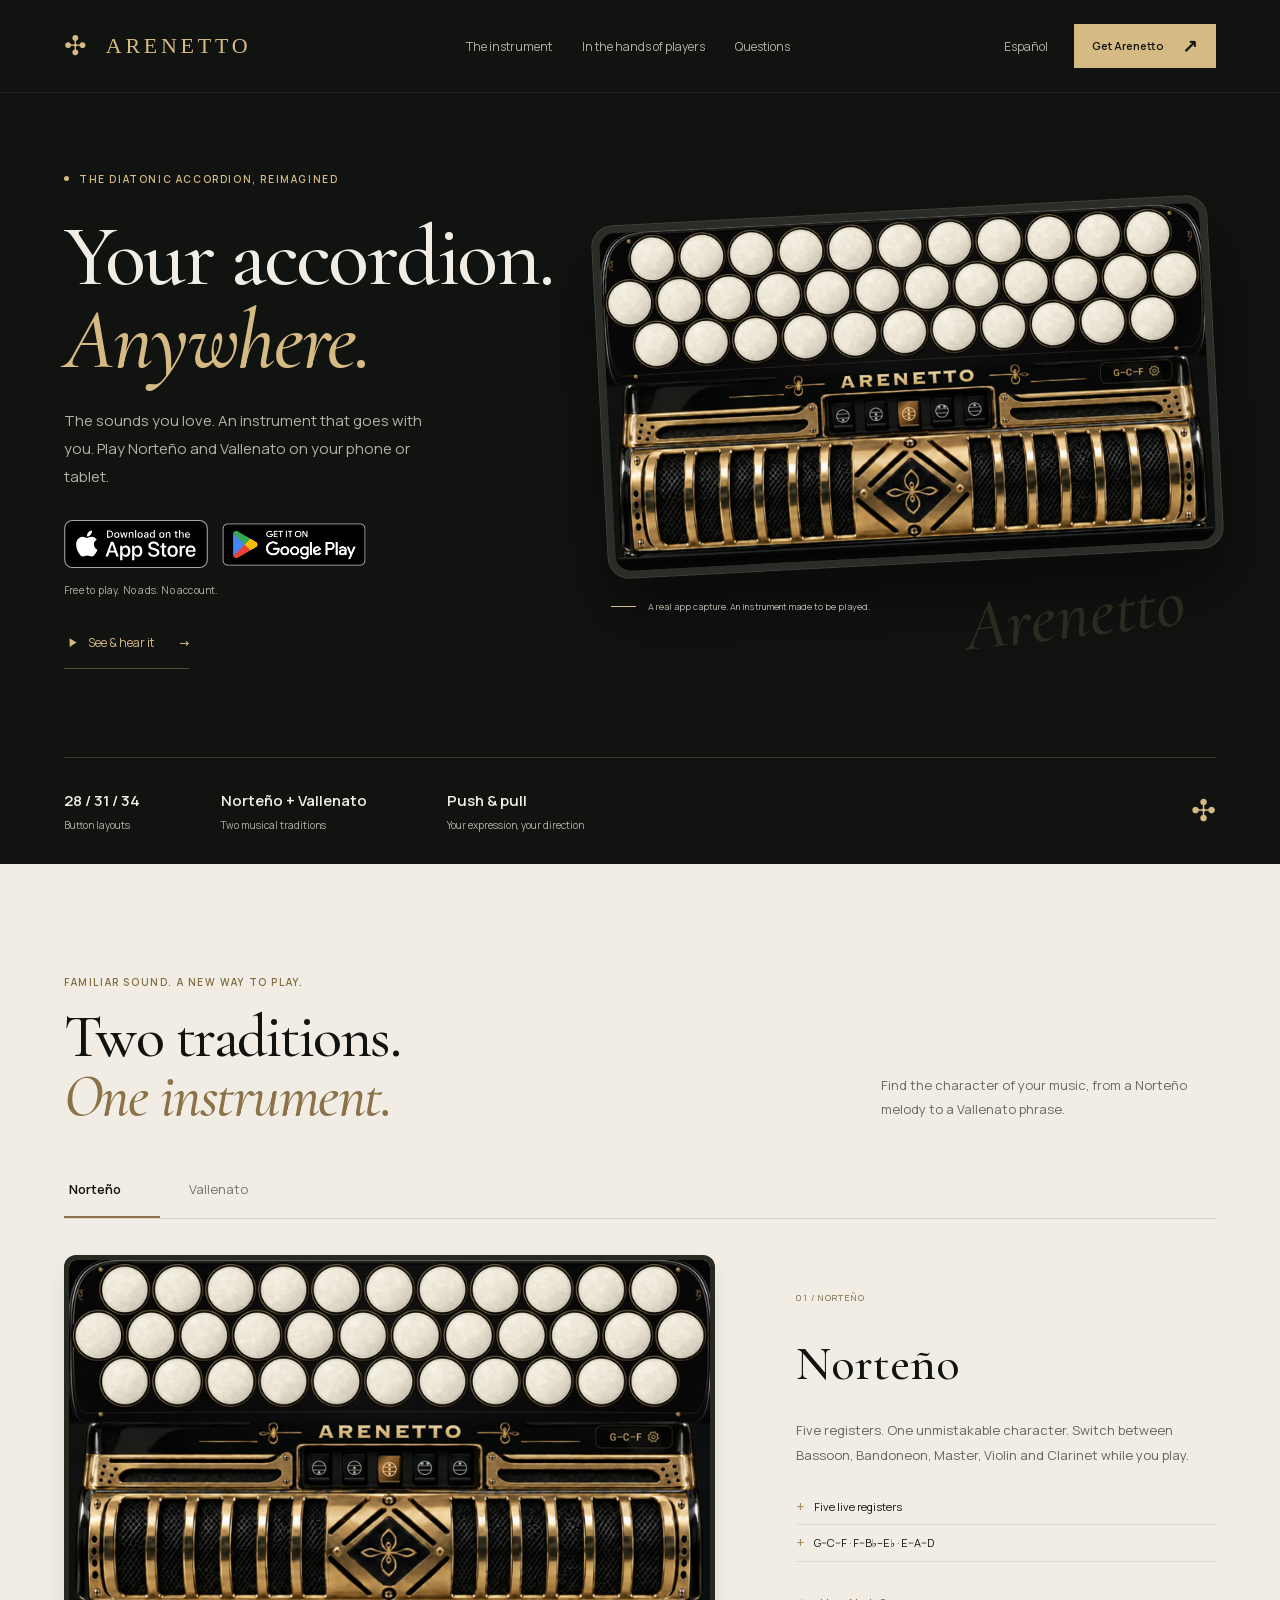
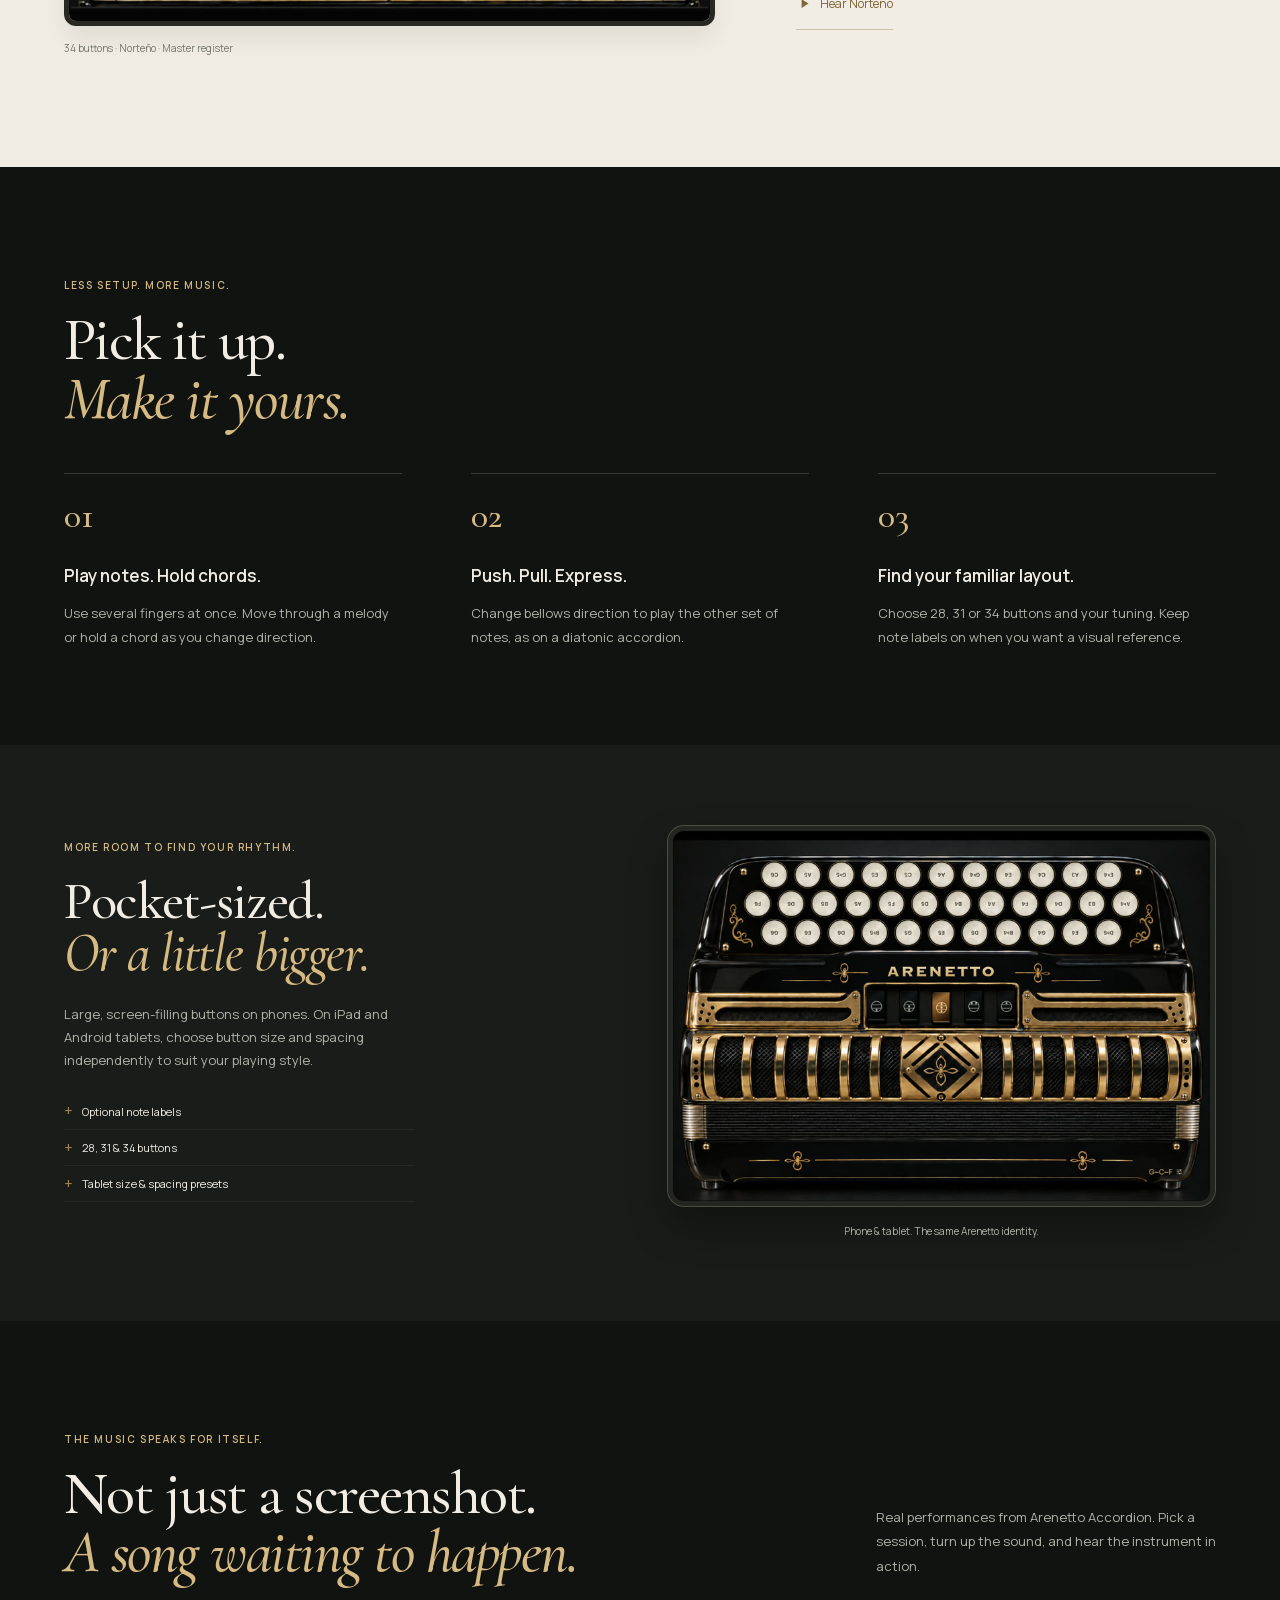
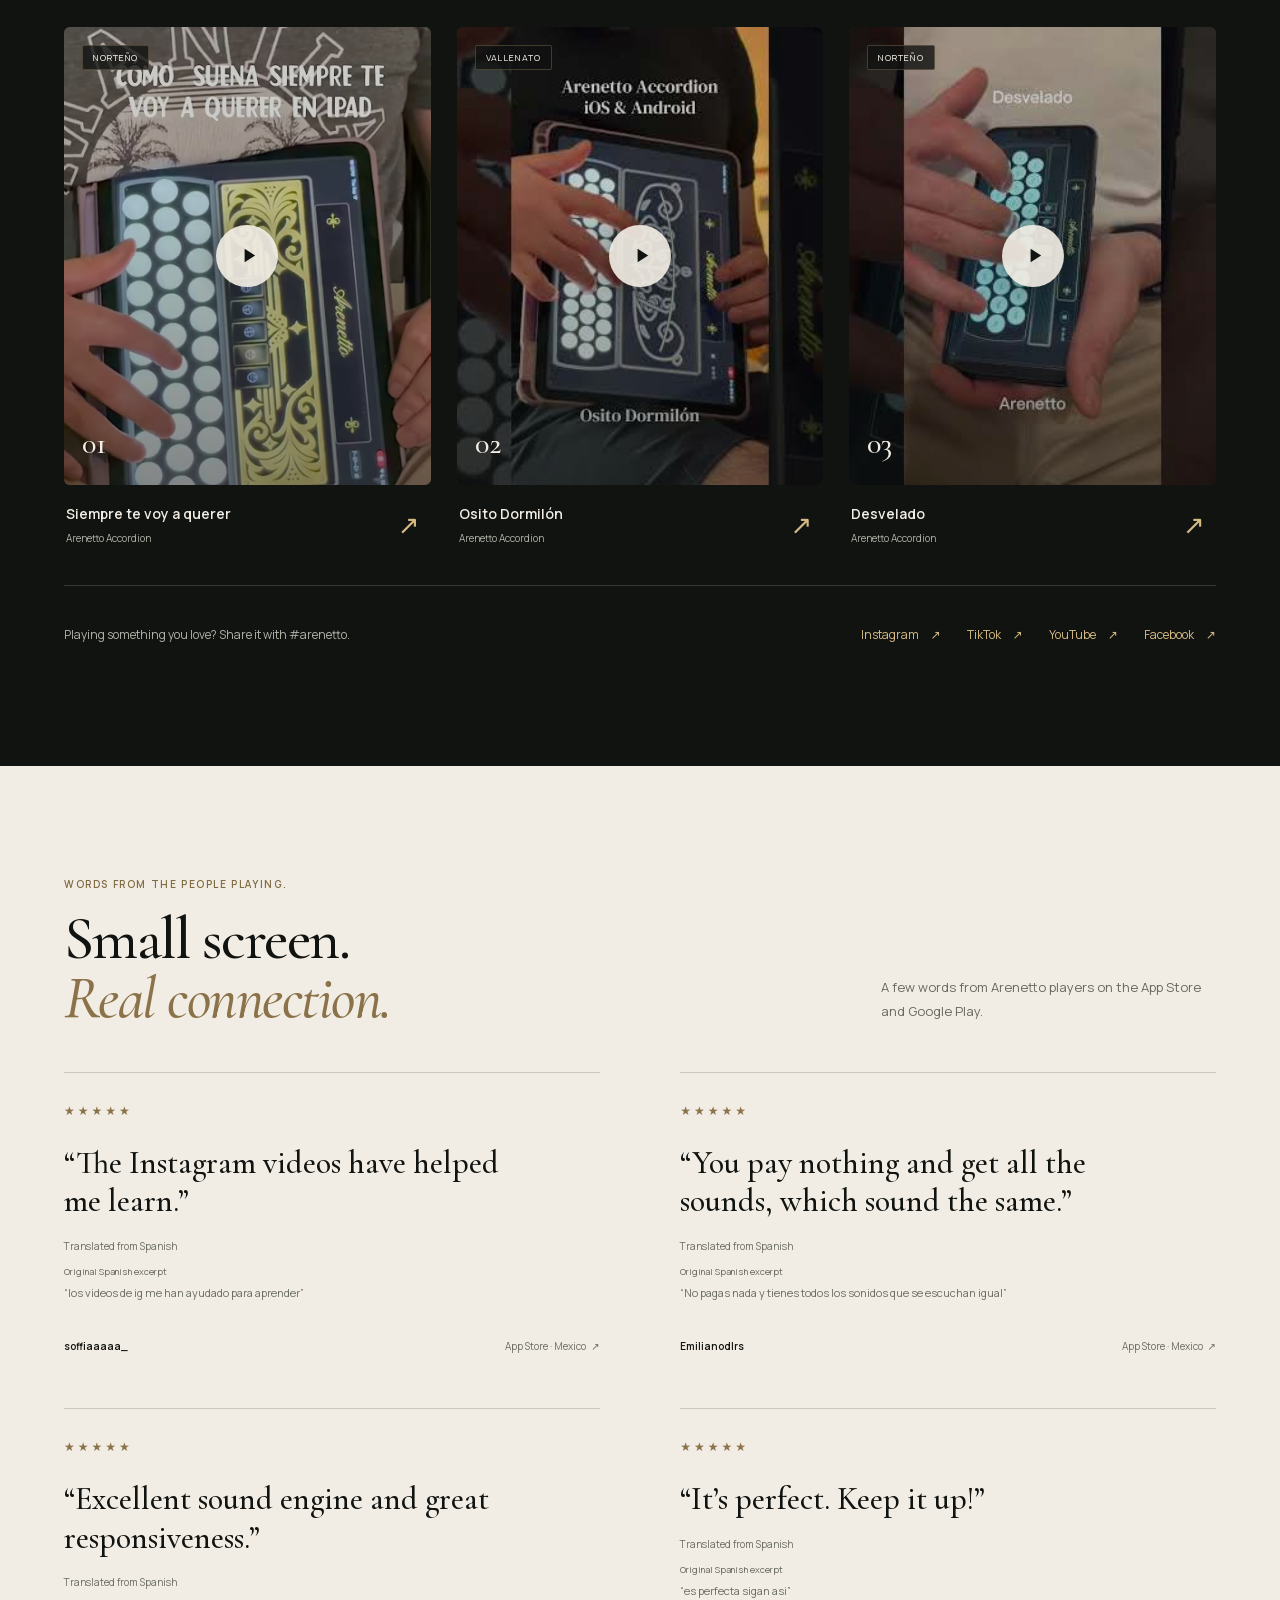
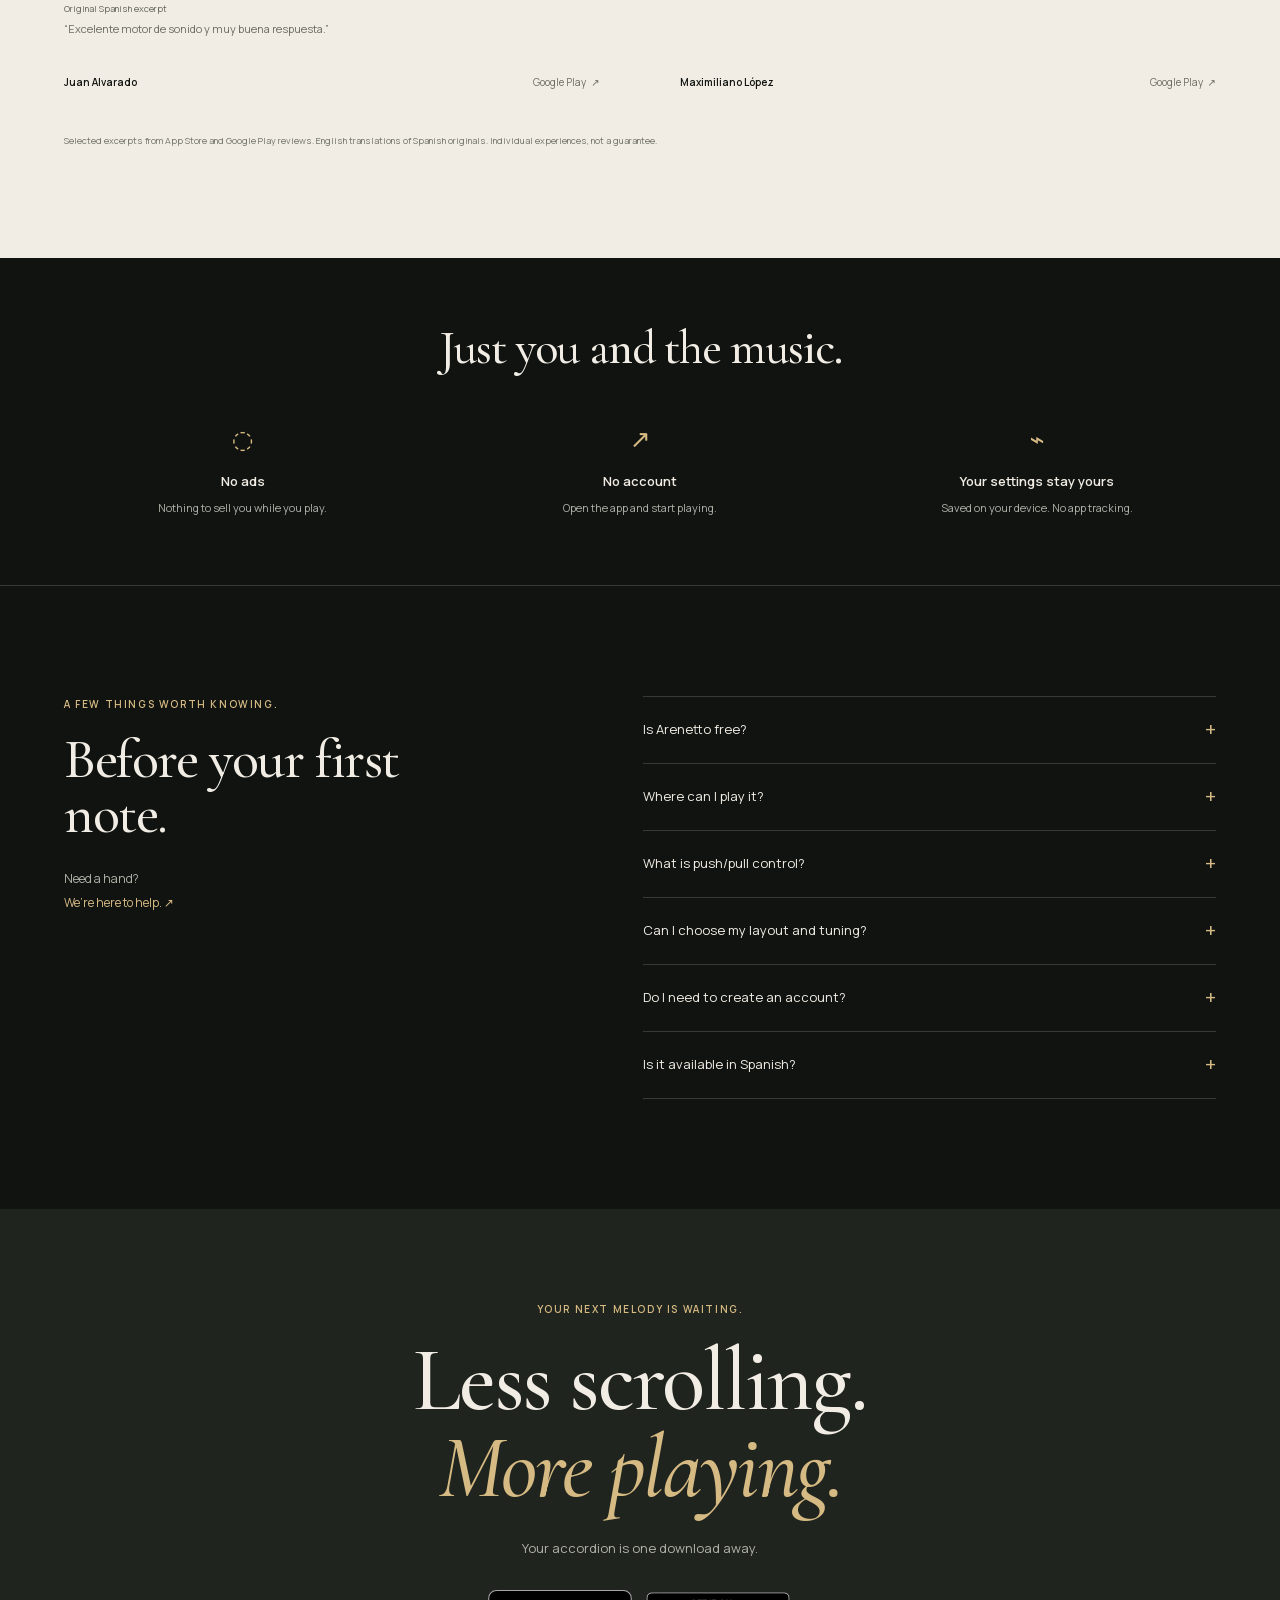
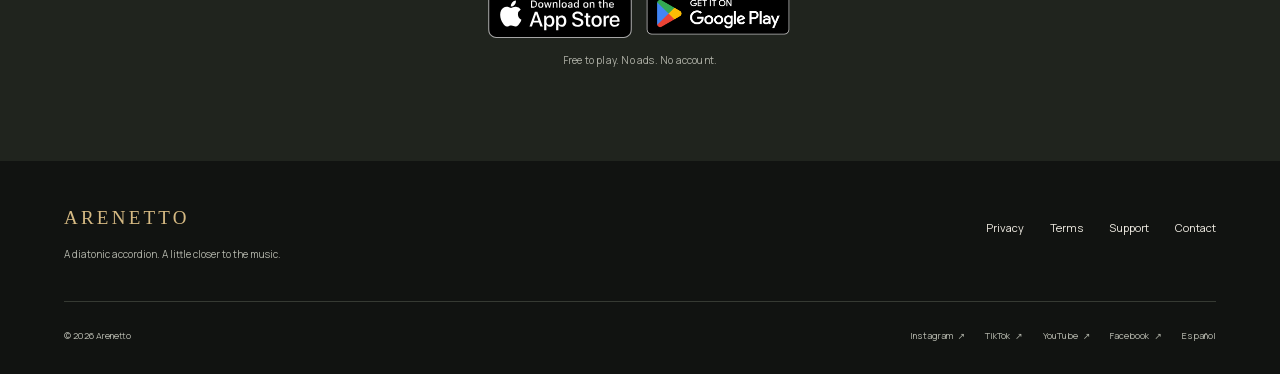
<file: index.html>
<!doctype html>
<html lang="en">
<head><meta charset="utf-8"><meta name="viewport" content="width=device-width, initial-scale=1"><meta name="theme-color" content="#111311"><title>Arenetto — Your accordion. Anywhere.</title><meta name="description" content="Play Norteño and Vallenato on your phone or tablet. A premium diatonic accordion with 28, 31 or 34 buttons, tunings and push/pull control. Free. No ads."><meta name="apple-itunes-app" content="app-id=6791795300"><link rel="canonical" href="https://arenetto.app/"><link rel="alternate" hreflang="en" href="https://arenetto.app/"><link rel="alternate" hreflang="es" href="https://arenetto.app/es/"><link rel="alternate" hreflang="x-default" href="https://arenetto.app/"><meta property="og:type" content="website"><meta property="og:title" content="Arenetto — Your accordion. Anywhere."><meta property="og:description" content="Play Norteño and Vallenato on your phone or tablet. A premium diatonic accordion with 28, 31 or 34 buttons, tunings and push/pull control. Free. No ads."><meta property="og:url" content="https://arenetto.app/"><meta property="og:image" content="https://arenetto.app/assets/images/phone-norteno.jpg"><meta name="twitter:card" content="summary_large_image"><meta name="twitter:title" content="Arenetto — Your accordion. Anywhere."><meta name="twitter:description" content="Play Norteño and Vallenato on your phone or tablet. A premium diatonic accordion with 28, 31 or 34 buttons, tunings and push/pull control. Free. No ads."><meta name="twitter:image" content="https://arenetto.app/assets/images/phone-norteno.jpg"><link rel="icon" href="/assets/images/app-icon.png"><link rel="preload" href="/assets/fonts/cormorant-regular.woff2" as="font" type="font/woff2" crossorigin><link rel="stylesheet" href="/assets/arenetto.css"><script type="application/ld+json">{"@context":"https://schema.org","@graph":[{"@type":"Organization","@id":"https://arenetto.app/#organization","name":"Arenetto","url":"https://arenetto.app/","logo":"https://arenetto.app/assets/images/app-icon.png","sameAs":["https://www.instagram.com/arenetto.accordion/","https://www.tiktok.com/@arenetto.accordion","https://www.youtube.com/@arenettoapp","https://www.facebook.com/p/Arenetto-Accordion-61591586806487/"]},{"@type":"SoftwareApplication","name":"Arenetto","applicationCategory":"MusicApplication","operatingSystem":"iOS, iPadOS, Android","url":"https://arenetto.app/","downloadUrl":["https://apps.apple.com/us/app/arenetto/id6791795300","https://play.google.com/store/apps/details?id=com.tomasarenas.arenetto"],"image":"https://arenetto.app/assets/images/phone-norteno.jpg","offers":{"@type":"Offer","price":"0","priceCurrency":"USD"},"publisher":{"@id":"https://arenetto.app/#organization"}}]}</script></head>
<body><a class="skip-link" href="#main-content">Skip to content</a><header class="site-header"><div class="container header-inner"><a class="wordmark" href="/" aria-label="Arenetto"><span class="brand-symbol" aria-hidden="true">✣</span> ARENETTO</a><nav class="main-nav" aria-label="Main navigation"><a href="#instrument">The instrument</a><a href="#sessions">In the hands of players</a><a href="#questions">Questions</a></nav><div class="header-actions"><a class="language-link" href="/es/" lang="es">Español</a><a class="button button-small" href="#download">Get Arenetto <span aria-hidden="true">↗</span></a></div></div></header><main id="main-content">
  <section class="hero"><div class="container hero-grid"><div class="hero-copy"><p class="eyebrow"><span class="live-dot" aria-hidden="true"></span>THE DIATONIC ACCORDION, REIMAGINED</p><h1>Your accordion.<br><em>Anywhere.</em></h1><p class="hero-intro">The sounds you love. An instrument that goes with you. Play Norteño and Vallenato on your phone or tablet.</p><div class="store-badges"><a data-store="ios" href="https://apps.apple.com/us/app/arenetto/id6791795300" aria-label="Download Arenetto on the App Store"><img src="/assets/images/app-store-badge.svg"  alt="Download Arenetto on the App Store" width="120" height="40" ></a><a data-store="android" href="https://play.google.com/store/apps/details?id=com.tomasarenas.arenetto" aria-label="Get Arenetto on Google Play"><img src="/assets/images/google-play-badge.png"  alt="Get Arenetto on Google Play" width="646" height="250" ></a></div><p class="hero-trust">Free to play. No ads. No account.</p><a class="text-button hero-demo" href="https://www.youtube.com/watch?v=k02WsCjudA4" target="_blank" rel="noopener noreferrer" data-video="k02WsCjudA4" data-video-title="See &amp; hear it"><svg viewBox="0 0 24 24" aria-hidden="true"><path d="m9 5 11 7-11 7Z"/></svg> See &amp; hear it <span aria-hidden="true">→</span></a></div><figure class="hero-instrument"><div class="instrument-frame"><img src="/assets/images/phone-norteno.jpg" srcset="/assets/images/phone-norteno-800.jpg 800w, /assets/images/phone-norteno.jpg 1600w" sizes="(max-width: 850px) calc(100vw - 48px), 52vw" alt="The Arenetto accordion with pearl buttons, gold grille and five Norteño registers" width="1600" height="900" fetchpriority="high"></div><figcaption><span class="caption-line"></span>A real app capture. An instrument made to be played.</figcaption><span class="hero-script" aria-hidden="true">Arenetto</span></figure></div><div class="container hero-facts"><div><strong>28 / 31 / 34</strong><span>Button layouts</span></div><div><strong>Norteño + Vallenato</strong><span>Two musical traditions</span></div><div><strong>Push &amp; pull</strong><span>Your expression, your direction</span></div><span class="landscape-mark" aria-hidden="true">✣</span></div></section>
  <section class="instrument-section section" id="instrument"><div class="container"><div class="section-heading"><div><p class="eyebrow">FAMILIAR SOUND. A NEW WAY TO PLAY.</p><h2>Two traditions.<br><em>One instrument.</em></h2></div><p>Find the character of your music, from a Norteño melody to a Vallenato phrase.</p></div><div class="family-tabs" role="group" aria-label="Choose a sound family" hidden><button id="tab-norteno" class="family-tab" aria-pressed="true" aria-controls="family-norteno" data-family="norteno">Norteño</button><button id="tab-vallenato" class="family-tab" aria-pressed="false" aria-controls="family-vallenato" data-family="vallenato">Vallenato</button></div><section class="family-panel" id="family-norteno" aria-labelledby="heading-norteno"><div class="family-visual"><figure><img src="/assets/images/phone-norteno.jpg" srcset="/assets/images/phone-norteno-800.jpg 800w, /assets/images/phone-norteno.jpg 1600w" sizes="(max-width: 850px) calc(100vw - 48px), 52vw" alt="Arenetto Norteño instrument with five rocker registers" width="1600" height="900" loading="lazy"><figcaption>34 buttons · Norteño · Master register</figcaption></figure></div><div class="family-copy"><span class="section-number">01 / Norteño</span><h3 id="heading-norteno">Norteño</h3><p>Five registers. One unmistakable character. Switch between Bassoon, Bandoneon, Master, Violin and Clarinet while you play.</p><ul class="feature-list"><li>Five live registers</li><li>G–C–F · F–B♭–E♭ · E–A–D</li></ul><a class="text-button" href="https://www.youtube.com/watch?v=k02WsCjudA4" target="_blank" rel="noopener noreferrer" data-video="k02WsCjudA4" data-video-title="Hear Norteño"><svg viewBox="0 0 24 24" aria-hidden="true"><path d="m9 5 11 7-11 7Z"/></svg> Hear Norteño</a></div></section><section class="family-panel" id="family-vallenato" aria-labelledby="heading-vallenato"><div class="family-visual"><figure><img src="/assets/images/phone-vallenato.jpg" srcset="/assets/images/phone-vallenato-800.jpg 800w, /assets/images/phone-vallenato.jpg 1600w" sizes="(max-width: 850px) calc(100vw - 48px), 52vw" alt="Arenetto Vallenato instrument with its uninterrupted central cabinet" width="1600" height="900" loading="lazy"><figcaption>31 buttons · Vallenato</figcaption></figure></div><div class="family-copy"><span class="section-number">02 / Vallenato</span><h3 id="heading-vallenato">Vallenato</h3><p>Brillante or Armonizado. Choose your sound and let the melody lead, with a clean cabinet designed for Vallenato.</p><ul class="feature-list"><li>Brillante + Armonizado</li><li>A–D–G · G–C–F · and more</li></ul><a class="text-button" href="https://www.youtube.com/watch?v=i9teGjhY3Ak" target="_blank" rel="noopener noreferrer" data-video="i9teGjhY3Ak" data-video-title="Hear Vallenato"><svg viewBox="0 0 24 24" aria-hidden="true"><path d="m9 5 11 7-11 7Z"/></svg> Hear Vallenato</a></div></section></div></section>
  <section class="playing-section section"><div class="container"><div class="section-heading"><div><p class="eyebrow">LESS SETUP. MORE MUSIC.</p><h2>Pick it up.<br><em>Make it yours.</em></h2></div></div><div class="playing-grid"><article><span class="step-number">01</span><h3>Play notes. Hold chords.</h3><p>Use several fingers at once. Move through a melody or hold a chord as you change direction.</p></article><article><span class="step-number">02</span><h3>Push. Pull. Express.</h3><p>Change bellows direction to play the other set of notes, as on a diatonic accordion.</p></article><article><span class="step-number">03</span><h3>Find your familiar layout.</h3><p>Choose 28, 31 or 34 buttons and your tuning. Keep note labels on when you want a visual reference.</p></article></div></div></section>
  <section class="tablet-section section"><div class="container tablet-grid"><div class="tablet-copy"><p class="eyebrow">MORE ROOM TO FIND YOUR RHYTHM.</p><h2>Pocket-sized.<br><em>Or a little bigger.</em></h2><p>Large, screen-filling buttons on phones. On iPad and Android tablets, choose button size and spacing independently to suit your playing style.</p><ul class="feature-list"><li>Optional note labels</li><li>28, 31 &amp; 34 buttons</li><li>Tablet size &amp; spacing presets</li></ul></div><figure class="tablet-visual"><img src="/assets/images/tablet-norteno.jpg" srcset="/assets/images/tablet-norteno-800.jpg 800w, /assets/images/tablet-norteno.jpg 1400w" sizes="(max-width: 850px) calc(100vw - 48px), 52vw" alt="Arenetto on iPad, with a larger keyboard surface and the full black-and-gold cabinet" width="1400" height="965" loading="lazy"><figcaption>Phone &amp; tablet. The same Arenetto identity.</figcaption></figure></div></section>
  <section class="sessions-section section" id="sessions"><div class="container"><div class="section-heading"><div><p class="eyebrow">THE MUSIC SPEAKS FOR ITSELF.</p><h2>Not just a screenshot.<br><em>A song waiting to happen.</em></h2></div><p>Real performances from Arenetto Accordion. Pick a session, turn up the sound, and hear the instrument in action.</p></div><div class="sessions-grid"><article class="session-card"><a class="session-poster" href="https://www.youtube.com/shorts/k02WsCjudA4" target="_blank" rel="noopener noreferrer" data-video="k02WsCjudA4" data-video-title="Siempre te voy a querer" aria-label="Watch Siempre te voy a querer"><img src="/assets/images/session-norteno.jpg"  alt="Siempre te voy a querer — Arenetto Accordion" width="405" height="720" loading="lazy"><span class="session-tag">Norteño</span><span class="play-circle"><svg viewBox="0 0 24 24" aria-hidden="true"><path d="m9 5 11 7-11 7Z"/></svg></span><span class="session-index">01</span></a><div class="session-caption"><div><h3>Siempre te voy a querer</h3><p>Arenetto Accordion</p></div><a href="https://www.youtube.com/shorts/k02WsCjudA4" target="_blank" rel="noopener noreferrer" aria-label="Watch on YouTube: Siempre te voy a querer"><span aria-hidden="true">↗</span></a></div></article><article class="session-card"><a class="session-poster" href="https://www.youtube.com/shorts/i9teGjhY3Ak" target="_blank" rel="noopener noreferrer" data-video="i9teGjhY3Ak" data-video-title="Osito Dormilón" aria-label="Watch Osito Dormilón"><img src="/assets/images/session-vallenato.jpg"  alt="Osito Dormilón — Arenetto Accordion" width="480" height="360" loading="lazy"><span class="session-tag">Vallenato</span><span class="play-circle"><svg viewBox="0 0 24 24" aria-hidden="true"><path d="m9 5 11 7-11 7Z"/></svg></span><span class="session-index">02</span></a><div class="session-caption"><div><h3>Osito Dormilón</h3><p>Arenetto Accordion</p></div><a href="https://www.youtube.com/shorts/i9teGjhY3Ak" target="_blank" rel="noopener noreferrer" aria-label="Watch on YouTube: Osito Dormilón"><span aria-hidden="true">↗</span></a></div></article><article class="session-card"><a class="session-poster" href="https://www.youtube.com/shorts/qBVwqO7cG_w" target="_blank" rel="noopener noreferrer" data-video="qBVwqO7cG_w" data-video-title="Desvelado" aria-label="Watch Desvelado"><img src="/assets/images/session-desvelado.jpg"  alt="Desvelado — Arenetto Accordion" width="480" height="360" loading="lazy"><span class="session-tag">Norteño</span><span class="play-circle"><svg viewBox="0 0 24 24" aria-hidden="true"><path d="m9 5 11 7-11 7Z"/></svg></span><span class="session-index">03</span></a><div class="session-caption"><div><h3>Desvelado</h3><p>Arenetto Accordion</p></div><a href="https://www.youtube.com/shorts/qBVwqO7cG_w" target="_blank" rel="noopener noreferrer" aria-label="Watch on YouTube: Desvelado"><span aria-hidden="true">↗</span></a></div></article></div><div class="social-row"><p>Playing something you love? Share it with #arenetto.</p><div aria-label="Follow the music"><a href="https://www.instagram.com/arenetto.accordion/" target="_blank" rel="noopener noreferrer">Instagram <span aria-hidden="true">↗</span></a><a href="https://www.tiktok.com/@arenetto.accordion" target="_blank" rel="noopener noreferrer">TikTok <span aria-hidden="true">↗</span></a><a href="https://www.youtube.com/@arenettoapp" target="_blank" rel="noopener noreferrer">YouTube <span aria-hidden="true">↗</span></a><a href="https://www.facebook.com/p/Arenetto-Accordion-61591586806487/" target="_blank" rel="noopener noreferrer">Facebook <span aria-hidden="true">↗</span></a></div></div></div></section>
  <section class="reviews-section section" id="reviews"><div class="container"><div class="section-heading"><div><p class="eyebrow">WORDS FROM THE PEOPLE PLAYING.</p><h2>Small screen.<br><em>Real connection.</em></h2></div><p>A few words from Arenetto players on the App Store and Google Play.</p></div><div class="reviews-grid"><figure class="review" data-review-id="14559002437" data-review-store="App Store"><span class="stars" role="img" aria-label="5 / 5">★★★★★</span><blockquote lang="en">“The Instagram videos have helped me learn.”</blockquote><p class="review-translation">Translated from Spanish</p><p class="review-original" lang="es"><span lang="en">Original Spanish excerpt</span>“los videos de ig me han ayudado para aprender”</p><figcaption><strong>soffiaaaaa_</strong><a href="https://apps.apple.com/mx/app/arenetto/id6791795300?see-all=reviews" target="_blank" rel="noopener noreferrer" aria-label="Read the original review — soffiaaaaa_ (App Store)">App Store · Mexico <span aria-hidden="true">↗</span></a></figcaption></figure><figure class="review" data-review-id="14528112903" data-review-store="App Store"><span class="stars" role="img" aria-label="5 / 5">★★★★★</span><blockquote lang="en">“You pay nothing and get all the sounds, which sound the same.”</blockquote><p class="review-translation">Translated from Spanish</p><p class="review-original" lang="es"><span lang="en">Original Spanish excerpt</span>“No pagas nada y tienes todos los sonidos que se escuchan igual”</p><figcaption><strong>Emilianodlrs</strong><a href="https://apps.apple.com/mx/app/arenetto/id6791795300?see-all=reviews" target="_blank" rel="noopener noreferrer" aria-label="Read the original review — Emilianodlrs (App Store)">App Store · Mexico <span aria-hidden="true">↗</span></a></figcaption></figure><figure class="review" data-review-id="1ea280c9-bdaf-477d-8ade-91f86e9a7de4" data-review-store="Google Play"><span class="stars" role="img" aria-label="5 / 5">★★★★★</span><blockquote lang="en">“Excellent sound engine and great responsiveness.”</blockquote><p class="review-translation">Translated from Spanish</p><p class="review-original" lang="es"><span lang="en">Original Spanish excerpt</span>“Excelente motor de sonido y muy buena respuesta.”</p><figcaption><strong>Juan Alvarado</strong><a href="https://play.google.com/store/apps/details?id=com.tomasarenas.arenetto&amp;hl=es_419&amp;gl=MX" target="_blank" rel="noopener noreferrer" aria-label="Read the original review — Juan Alvarado (Google Play)">Google Play <span aria-hidden="true">↗</span></a></figcaption></figure><figure class="review" data-review-id="d425665d-0fda-4723-8d2b-a52504578a3f" data-review-store="Google Play"><span class="stars" role="img" aria-label="5 / 5">★★★★★</span><blockquote lang="en">“It’s perfect. Keep it up!”</blockquote><p class="review-translation">Translated from Spanish</p><p class="review-original" lang="es"><span lang="en">Original Spanish excerpt</span>“es perfecta sigan asi”</p><figcaption><strong>Maximiliano López</strong><a href="https://play.google.com/store/apps/details?id=com.tomasarenas.arenetto&amp;hl=es_419&amp;gl=MX" target="_blank" rel="noopener noreferrer" aria-label="Read the original review — Maximiliano López (Google Play)">Google Play <span aria-hidden="true">↗</span></a></figcaption></figure></div><p class="review-disclaimer">Selected excerpts from App Store and Google Play reviews. English translations of Spanish originals. Individual experiences, not a guarantee.</p></div></section>
  <section class="privacy-section"><div class="container"><h2>Just you and the music.</h2><div class="privacy-grid"><div><span class="privacy-icon" aria-hidden="true">◌</span><h3>No ads</h3><p>Nothing to sell you while you play.</p></div><div><span class="privacy-icon" aria-hidden="true">↗</span><h3>No account</h3><p>Open the app and start playing.</p></div><div><span class="privacy-icon" aria-hidden="true">⌁</span><h3>Your settings stay yours</h3><p>Saved on your device. No app tracking.</p></div></div></div></section>
  <section class="faq-section section" id="questions"><div class="container faq-grid"><div><p class="eyebrow">A FEW THINGS WORTH KNOWING.</p><h2>Before your first note.</h2><p class="faq-help">Need a hand?<br><a href="/support/">We’re here to help. <span aria-hidden="true">↗</span></a></p></div><div class="faq-list"><details><summary>Is Arenetto free?<span aria-hidden="true">+</span></summary><p>Yes. Arenetto is free on the App Store and Google Play, with no ads, subscriptions or in-app purchases.</p></details><details><summary>Where can I play it?<span aria-hidden="true">+</span></summary><p>On iPhone and iPad, and on Android phones and tablets. The instrument is designed to be played in landscape. Check your store listing for current device compatibility.</p></details><details><summary>What is push/pull control?<span aria-hidden="true">+</span></summary><p>A diatonic accordion plays different notes depending on bellows direction. Arenetto lets you select push or pull while playing the buttons.</p></details><details><summary>Can I choose my layout and tuning?<span aria-hidden="true">+</span></summary><p>Yes. Choose 28, 31 or 34 buttons, select your sound family and tuning, and show note labels with sharps or flats if you prefer. Tablets also have button-size and spacing presets.</p></details><details><summary>Do I need to create an account?<span aria-hidden="true">+</span></summary><p>No. There is no sign-up. Instrument preferences are saved locally on your device.</p></details><details><summary>Is it available in Spanish?<span aria-hidden="true">+</span></summary><p>Yes. The app and this website are available in English and Spanish.</p></details></div></div></section>
  <section class="download-section section" id="download"><div class="container"><p class="eyebrow">YOUR NEXT MELODY IS WAITING.</p><h2>Less scrolling.<br><em>More playing.</em></h2><p>Your accordion is one download away.</p><div class="store-badges"><a data-store="ios" href="https://apps.apple.com/us/app/arenetto/id6791795300" aria-label="Download Arenetto on the App Store"><img src="/assets/images/app-store-badge.svg"  alt="Download Arenetto on the App Store" width="120" height="40" ></a><a data-store="android" href="https://play.google.com/store/apps/details?id=com.tomasarenas.arenetto" aria-label="Get Arenetto on Google Play"><img src="/assets/images/google-play-badge.png"  alt="Get Arenetto on Google Play" width="646" height="250" ></a></div><p class="hero-trust">Free to play. No ads. No account.</p></div></section>
  </main><footer class="site-footer"><div class="container footer-top"><div><a class="wordmark" href="/">ARENETTO</a><p>A diatonic accordion. A little closer to the music.</p></div><nav aria-label="Footer navigation"><a href="/privacy/">Privacy</a><a href="/terms/">Terms</a><a href="/support/">Support</a><a href="mailto:support@arenetto.app">Contact</a></nav></div><div class="container footer-bottom"><small>© 2026 Arenetto</small><div><a href="https://www.instagram.com/arenetto.accordion/" target="_blank" rel="noopener noreferrer">Instagram <span aria-hidden="true">↗</span></a><a href="https://www.tiktok.com/@arenetto.accordion" target="_blank" rel="noopener noreferrer">TikTok <span aria-hidden="true">↗</span></a><a href="https://www.youtube.com/@arenettoapp" target="_blank" rel="noopener noreferrer">YouTube <span aria-hidden="true">↗</span></a><a href="https://www.facebook.com/p/Arenetto-Accordion-61591586806487/" target="_blank" rel="noopener noreferrer">Facebook <span aria-hidden="true">↗</span></a><a href="/es/" lang="es">Español</a></div></div></footer><dialog class="video-dialog" aria-labelledby="video-title"><div class="dialog-header"><h2 id="video-title"></h2><button class="dialog-close" aria-label="Close video">×</button></div><div class="video-slot"></div><p class="video-notice">The video loads from YouTube only after you choose to watch. YouTube’s own privacy policy applies.</p><a class="video-fallback" target="_blank" rel="noopener noreferrer">Cannot load the player? Watch this session directly on YouTube. <span aria-hidden="true">↗</span></a></dialog><script src="/assets/arenetto.js" defer></script></body>
</html>
</file>
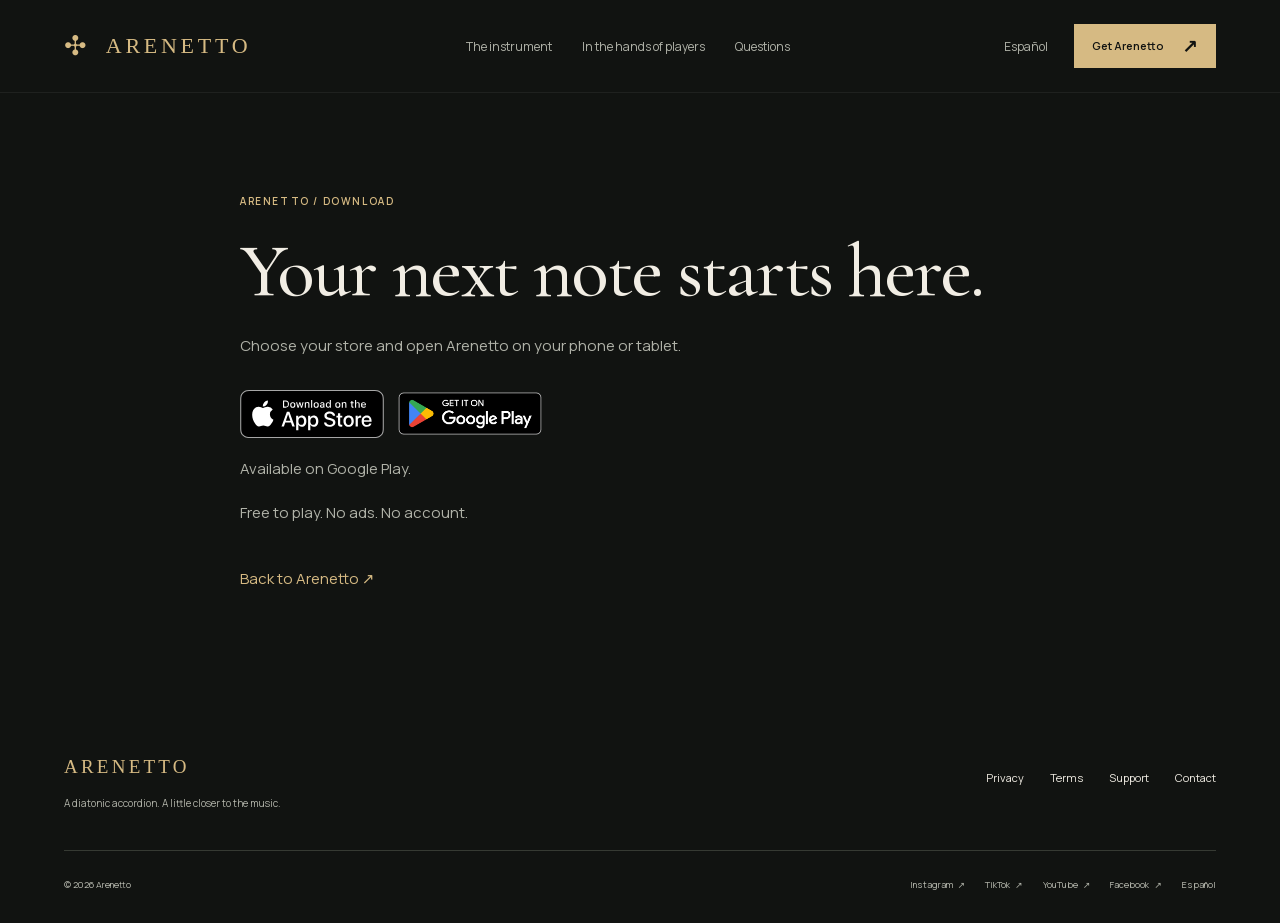
<file: download/index.html>
<!doctype html>
<html lang="en" data-download-source="download" data-android-available="true" data-ios-url="https://apps.apple.com/us/app/arenetto/id6791795300" data-android-url="https://play.google.com/store/apps/details?id=com.tomasarenas.arenetto" data-android-available-caption="Get Arenetto on Google Play" data-android-available-status="Available on Google Play." data-android-aria-label="Get Arenetto on Google Play">
<head><meta charset="utf-8"><meta name="viewport" content="width=device-width, initial-scale=1"><meta name="theme-color" content="#111311"><title>Arenetto — Get Arenetto</title><meta name="description" content="Play Norteño and Vallenato on your phone or tablet. A premium diatonic accordion with 28, 31 or 34 buttons, tunings and push/pull control. Free. No ads."><meta name="apple-itunes-app" content="app-id=6791795300"><link rel="canonical" href="https://arenetto.app/download/"><link rel="alternate" hreflang="en" href="https://arenetto.app/download/"><link rel="alternate" hreflang="es" href="https://arenetto.app/es/download/"><link rel="alternate" hreflang="x-default" href="https://arenetto.app/download/"><meta property="og:type" content="website"><meta property="og:title" content="Arenetto — Get Arenetto"><meta property="og:description" content="Play Norteño and Vallenato on your phone or tablet. A premium diatonic accordion with 28, 31 or 34 buttons, tunings and push/pull control. Free. No ads."><meta property="og:url" content="https://arenetto.app/download/"><meta property="og:image" content="https://arenetto.app/assets/images/phone-norteno.jpg"><meta name="twitter:card" content="summary_large_image"><meta name="twitter:title" content="Arenetto — Get Arenetto"><meta name="twitter:description" content="Play Norteño and Vallenato on your phone or tablet. A premium diatonic accordion with 28, 31 or 34 buttons, tunings and push/pull control. Free. No ads."><meta name="twitter:image" content="https://arenetto.app/assets/images/phone-norteno.jpg"><link rel="icon" href="/assets/images/app-icon.png"><link rel="preload" href="/assets/fonts/cormorant-regular.woff2" as="font" type="font/woff2" crossorigin><link rel="stylesheet" href="/assets/arenetto.css"></head>
<body><a class="skip-link" href="#main-content">Skip to content</a><header class="site-header"><div class="container header-inner"><a class="wordmark" href="/" aria-label="Arenetto"><span class="brand-symbol" aria-hidden="true">✣</span> ARENETTO</a><nav class="main-nav" aria-label="Main navigation"><a href="/#instrument">The instrument</a><a href="/#sessions">In the hands of players</a><a href="/#questions">Questions</a></nav><div class="header-actions"><a class="language-link" href="/es/download/" lang="es">Español</a><a class="button button-small" href="/#download">Get Arenetto <span aria-hidden="true">↗</span></a></div></div></header><main class="standalone-download container" id="main-content"><p class="eyebrow">ARENETTO / DOWNLOAD</p><h1>Your next note starts here.</h1><p>Choose your store and open Arenetto on your phone or tablet.</p><div class="store-badges"><a data-store="ios" href="https://apps.apple.com/us/app/arenetto/id6791795300" aria-label="Download Arenetto on the App Store"><img src="/assets/images/app-store-badge.svg"  alt="Download Arenetto on the App Store" width="120" height="40" ></a><a data-store="android" href="https://play.google.com/store/apps/details?id=com.tomasarenas.arenetto" aria-label="Get Arenetto on Google Play"><img src="/assets/images/google-play-badge.png"  alt="Get Arenetto on Google Play" width="646" height="250" ></a></div><p data-android-status role="status" aria-live="polite">Available on Google Play.</p><p data-embedded-browser-note hidden>If your social app won’t open the store, use its menu to open this page in your browser.</p><p>Free to play. No ads. No account.</p><a class="text-link" href="/">Back to Arenetto <span aria-hidden="true">↗</span></a></main><footer class="site-footer"><div class="container footer-top"><div><a class="wordmark" href="/">ARENETTO</a><p>A diatonic accordion. A little closer to the music.</p></div><nav aria-label="Footer navigation"><a href="/privacy/">Privacy</a><a href="/terms/">Terms</a><a href="/support/">Support</a><a href="mailto:support@arenetto.app">Contact</a></nav></div><div class="container footer-bottom"><small>© 2026 Arenetto</small><div><a href="https://www.instagram.com/arenetto.accordion/" target="_blank" rel="noopener noreferrer">Instagram <span aria-hidden="true">↗</span></a><a href="https://www.tiktok.com/@arenetto.accordion" target="_blank" rel="noopener noreferrer">TikTok <span aria-hidden="true">↗</span></a><a href="https://www.youtube.com/@arenettoapp" target="_blank" rel="noopener noreferrer">YouTube <span aria-hidden="true">↗</span></a><a href="https://www.facebook.com/p/Arenetto-Accordion-61591586806487/" target="_blank" rel="noopener noreferrer">Facebook <span aria-hidden="true">↗</span></a><a href="/es/" lang="es">Español</a></div></div></footer><script src="../assets/download.js" defer></script></body>
</html>
</file>
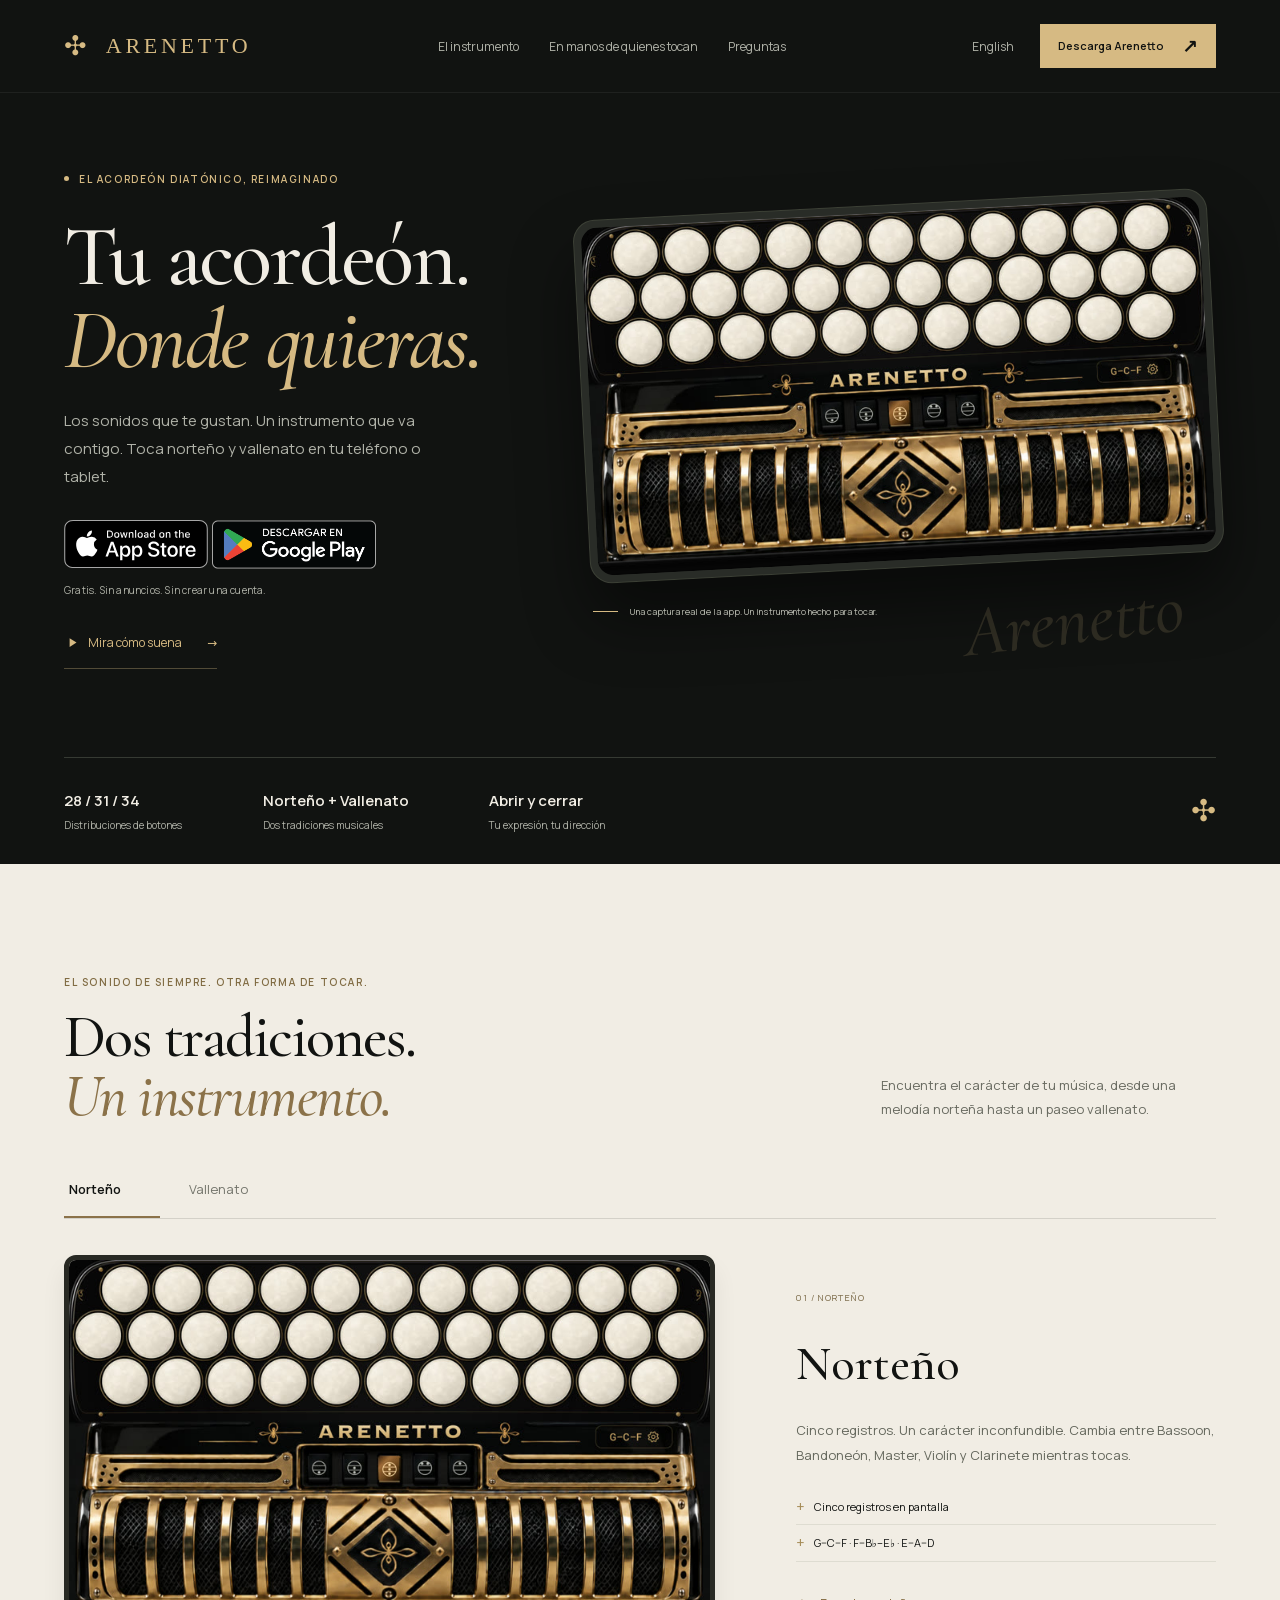
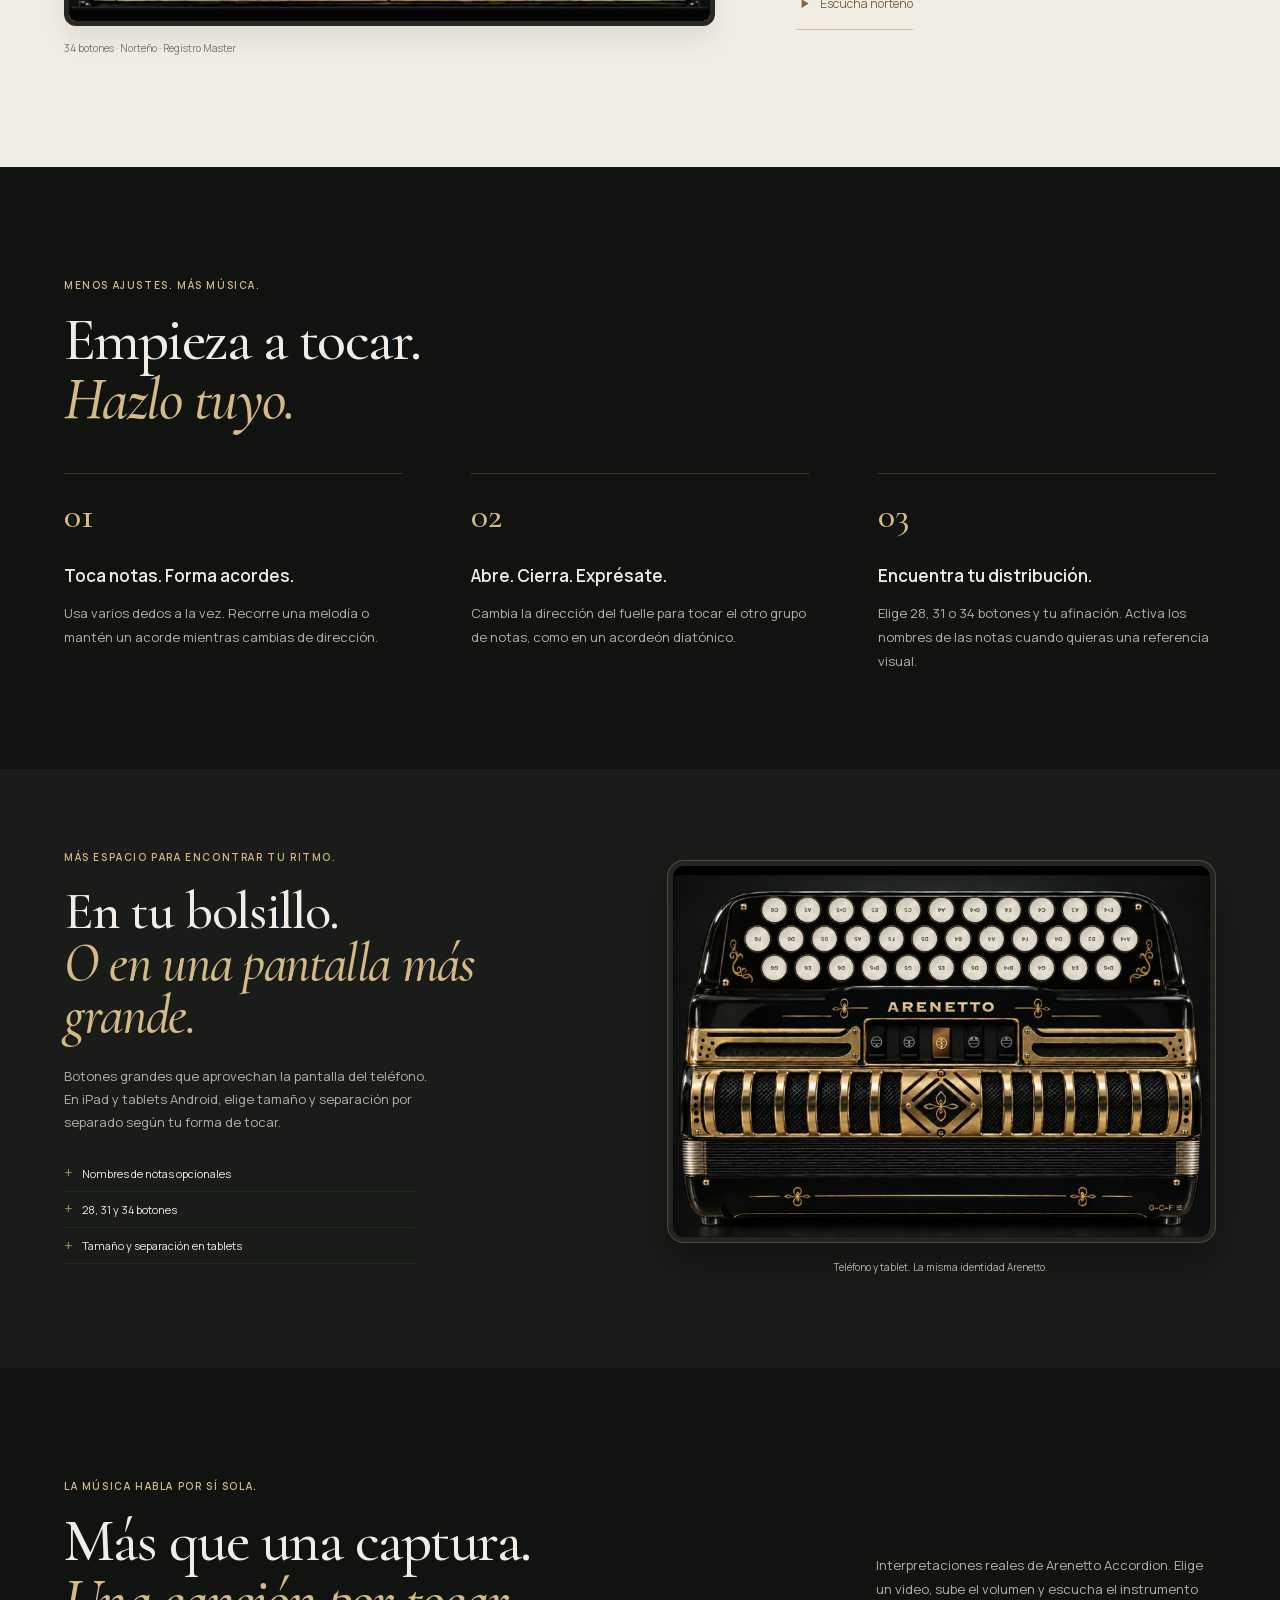
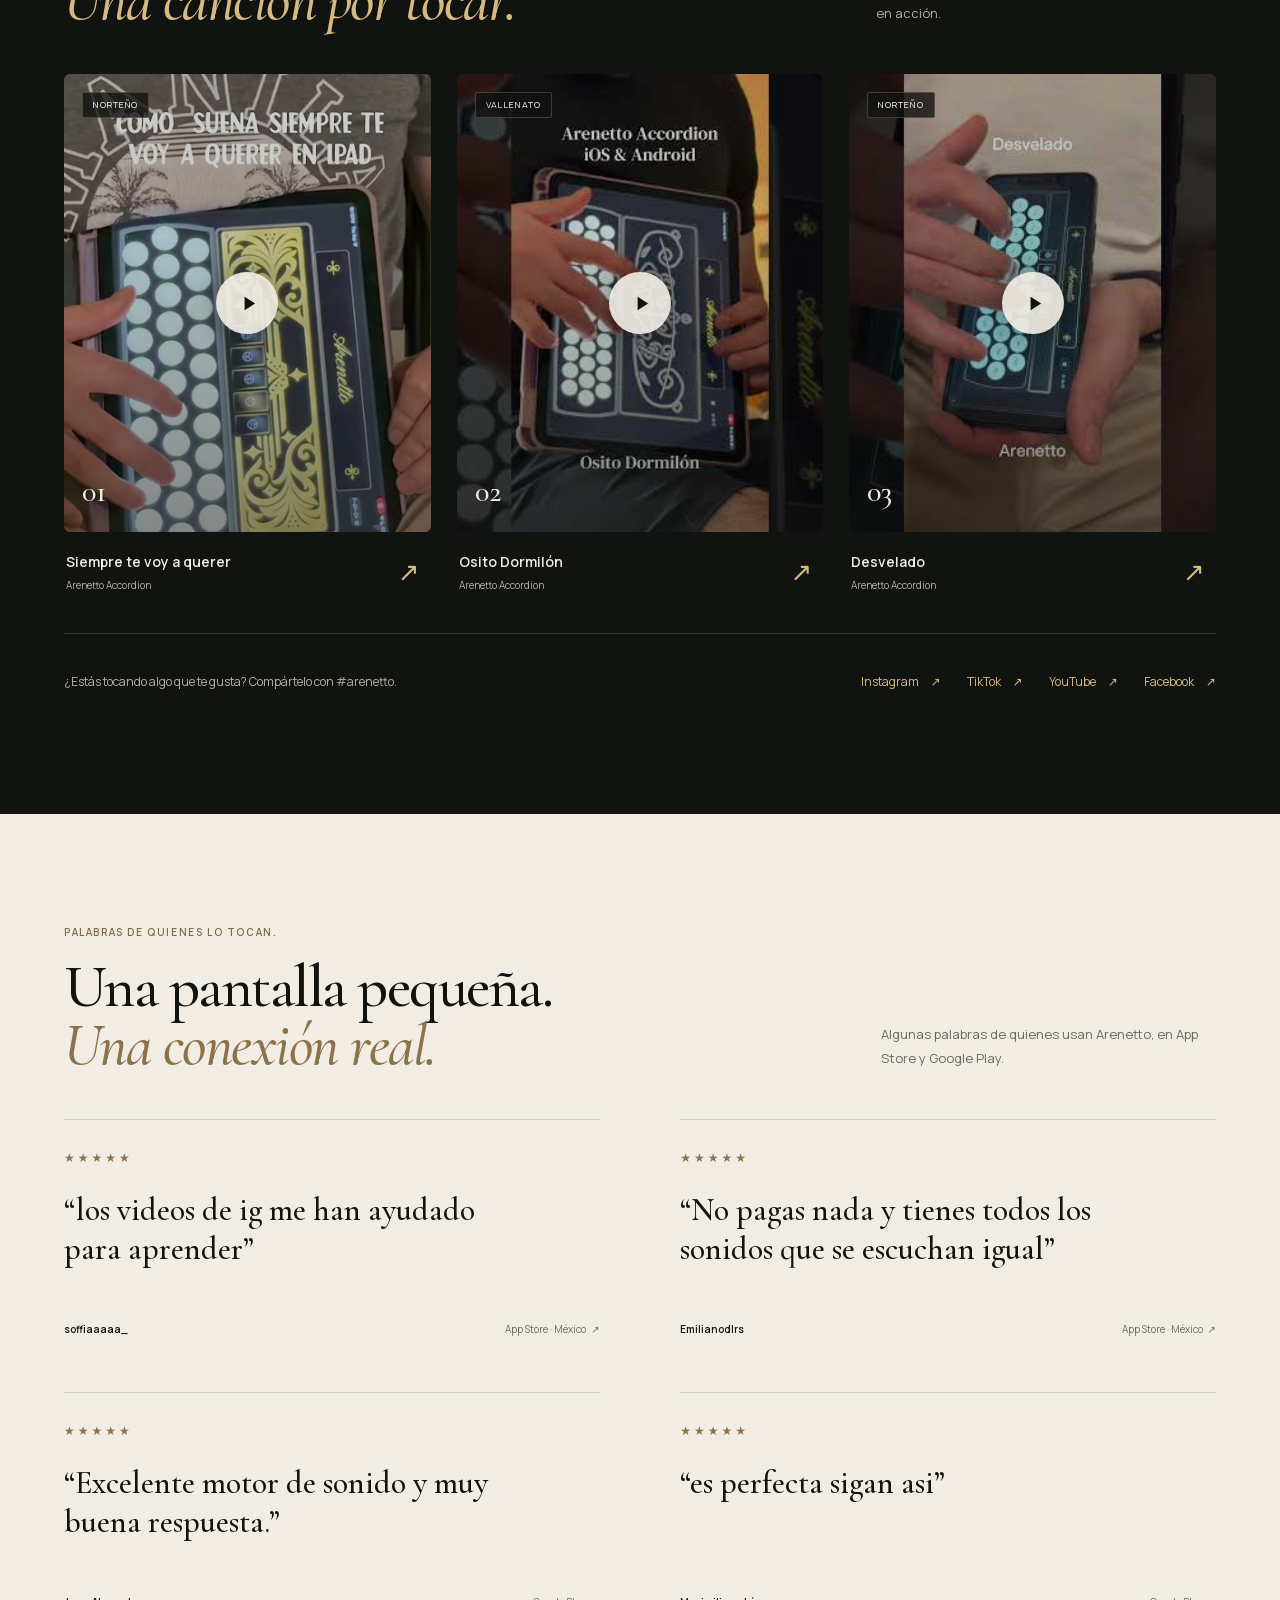
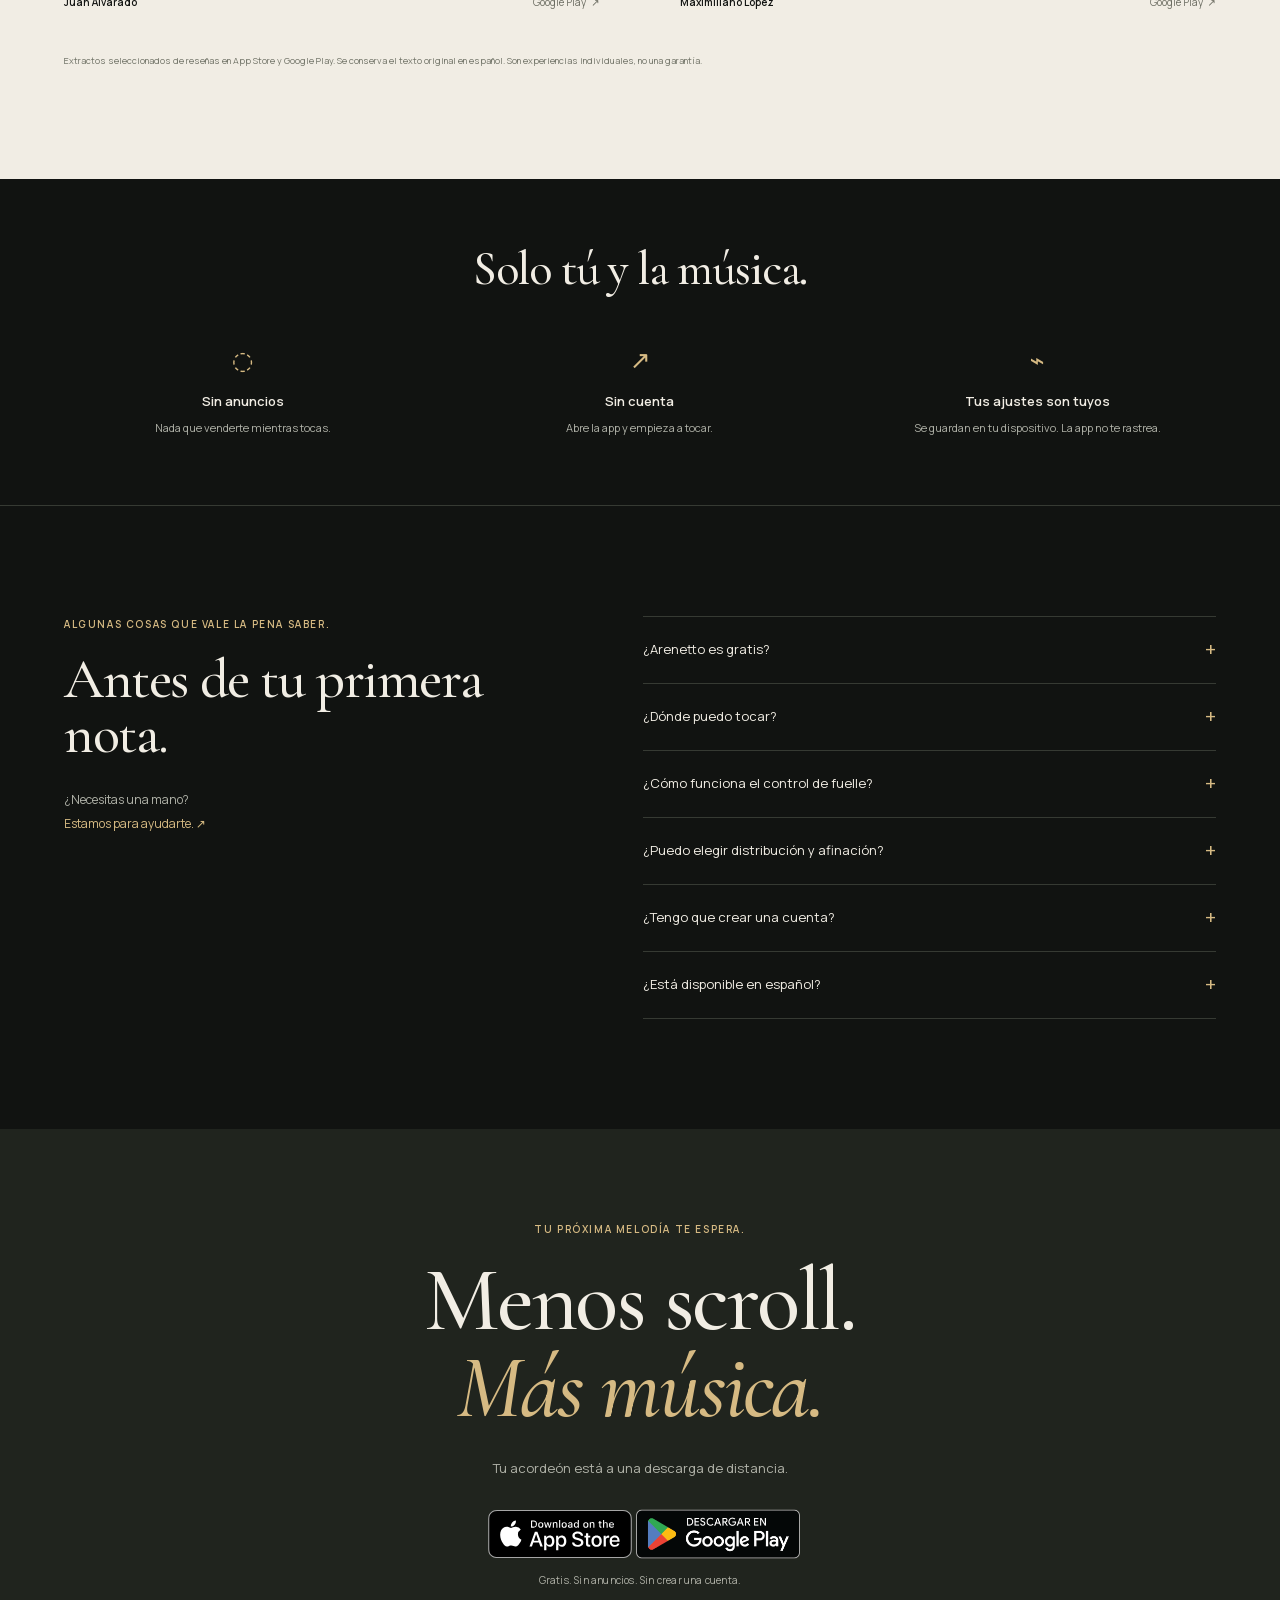
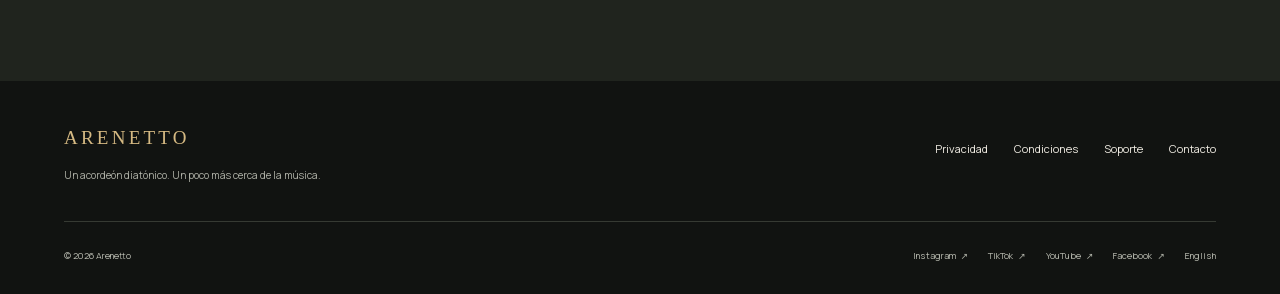
<file: es/index.html>
<!doctype html>
<html lang="es">
<head><meta charset="utf-8"><meta name="viewport" content="width=device-width, initial-scale=1"><meta name="theme-color" content="#111311"><title>Arenetto — Tu acordeón. Donde quieras.</title><meta name="description" content="Toca norteño y vallenato en tu teléfono o tablet. Un acordeón diatónico con 28, 31 o 34 botones, afinaciones y control de fuelle. Gratis y sin anuncios."><meta name="apple-itunes-app" content="app-id=6791795300"><link rel="canonical" href="https://arenetto.app/es/"><link rel="alternate" hreflang="es" href="https://arenetto.app/es/"><link rel="alternate" hreflang="en" href="https://arenetto.app/"><link rel="alternate" hreflang="x-default" href="https://arenetto.app/"><meta property="og:type" content="website"><meta property="og:title" content="Arenetto — Tu acordeón. Donde quieras."><meta property="og:description" content="Toca norteño y vallenato en tu teléfono o tablet. Un acordeón diatónico con 28, 31 o 34 botones, afinaciones y control de fuelle. Gratis y sin anuncios."><meta property="og:url" content="https://arenetto.app/es/"><meta property="og:image" content="https://arenetto.app/assets/images/phone-norteno.jpg"><meta name="twitter:card" content="summary_large_image"><meta name="twitter:title" content="Arenetto — Tu acordeón. Donde quieras."><meta name="twitter:description" content="Toca norteño y vallenato en tu teléfono o tablet. Un acordeón diatónico con 28, 31 o 34 botones, afinaciones y control de fuelle. Gratis y sin anuncios."><meta name="twitter:image" content="https://arenetto.app/assets/images/phone-norteno.jpg"><link rel="icon" href="/assets/images/app-icon.png"><link rel="preload" href="/assets/fonts/cormorant-regular.woff2" as="font" type="font/woff2" crossorigin><link rel="stylesheet" href="/assets/arenetto.css"><script type="application/ld+json">{"@context":"https://schema.org","@graph":[{"@type":"Organization","@id":"https://arenetto.app/#organization","name":"Arenetto","url":"https://arenetto.app/","logo":"https://arenetto.app/assets/images/app-icon.png","sameAs":["https://www.instagram.com/arenetto.accordion/","https://www.tiktok.com/@arenetto.accordion","https://www.youtube.com/@arenettoapp","https://www.facebook.com/p/Arenetto-Accordion-61591586806487/"]},{"@type":"SoftwareApplication","name":"Arenetto","applicationCategory":"MusicApplication","operatingSystem":"iOS, iPadOS, Android","url":"https://arenetto.app/","downloadUrl":["https://apps.apple.com/us/app/arenetto/id6791795300","https://play.google.com/store/apps/details?id=com.tomasarenas.arenetto"],"image":"https://arenetto.app/assets/images/phone-norteno.jpg","offers":{"@type":"Offer","price":"0","priceCurrency":"USD"},"publisher":{"@id":"https://arenetto.app/#organization"}}]}</script></head>
<body><a class="skip-link" href="#main-content">Saltar al contenido</a><header class="site-header"><div class="container header-inner"><a class="wordmark" href="/es/" aria-label="Arenetto"><span class="brand-symbol" aria-hidden="true">✣</span> ARENETTO</a><nav class="main-nav" aria-label="Navegación principal"><a href="#instrument">El instrumento</a><a href="#sessions">En manos de quienes tocan</a><a href="#questions">Preguntas</a></nav><div class="header-actions"><a class="language-link" href="/" lang="en">English</a><a class="button button-small" href="#download">Descarga Arenetto <span aria-hidden="true">↗</span></a></div></div></header><main id="main-content">
  <section class="hero"><div class="container hero-grid"><div class="hero-copy"><p class="eyebrow"><span class="live-dot" aria-hidden="true"></span>EL ACORDEÓN DIATÓNICO, REIMAGINADO</p><h1>Tu acordeón.<br><em>Donde quieras.</em></h1><p class="hero-intro">Los sonidos que te gustan. Un instrumento que va contigo. Toca norteño y vallenato en tu teléfono o tablet.</p><div class="store-badges"><a data-store="ios" href="https://apps.apple.com/us/app/arenetto/id6791795300" aria-label="Descarga Arenetto en App Store"><img src="/assets/images/app-store-badge.svg"  alt="Descarga Arenetto en App Store" width="120" height="40" ></a><a data-store="android" href="https://play.google.com/store/apps/details?id=com.tomasarenas.arenetto" aria-label="Descarga Arenetto en Google Play"><img src="/assets/images/google-play-badge-es.png"  alt="Descarga Arenetto en Google Play" width="646" height="250" ></a></div><p class="hero-trust">Gratis. Sin anuncios. Sin crear una cuenta.</p><a class="text-button hero-demo" href="https://www.youtube.com/watch?v=k02WsCjudA4" target="_blank" rel="noopener noreferrer" data-video="k02WsCjudA4" data-video-title="Mira cómo suena"><svg viewBox="0 0 24 24" aria-hidden="true"><path d="m9 5 11 7-11 7Z"/></svg> Mira cómo suena <span aria-hidden="true">→</span></a></div><figure class="hero-instrument"><div class="instrument-frame"><img src="/assets/images/phone-norteno.jpg" srcset="/assets/images/phone-norteno-800.jpg 800w, /assets/images/phone-norteno.jpg 1600w" sizes="(max-width: 850px) calc(100vw - 48px), 52vw" alt="El acordeón Arenetto con botones de nácar, rejilla dorada y cinco registros de norteño" width="1600" height="900" fetchpriority="high"></div><figcaption><span class="caption-line"></span>Una captura real de la app. Un instrumento hecho para tocar.</figcaption><span class="hero-script" aria-hidden="true">Arenetto</span></figure></div><div class="container hero-facts"><div><strong>28 / 31 / 34</strong><span>Distribuciones de botones</span></div><div><strong>Norteño + Vallenato</strong><span>Dos tradiciones musicales</span></div><div><strong>Abrir y cerrar</strong><span>Tu expresión, tu dirección</span></div><span class="landscape-mark" aria-hidden="true">✣</span></div></section>
  <section class="instrument-section section" id="instrument"><div class="container"><div class="section-heading"><div><p class="eyebrow">EL SONIDO DE SIEMPRE. OTRA FORMA DE TOCAR.</p><h2>Dos tradiciones.<br><em>Un instrumento.</em></h2></div><p>Encuentra el carácter de tu música, desde una melodía norteña hasta un paseo vallenato.</p></div><div class="family-tabs" role="group" aria-label="Elige una familia de sonido" hidden><button id="tab-norteno" class="family-tab" aria-pressed="true" aria-controls="family-norteno" data-family="norteno">Norteño</button><button id="tab-vallenato" class="family-tab" aria-pressed="false" aria-controls="family-vallenato" data-family="vallenato">Vallenato</button></div><section class="family-panel" id="family-norteno" aria-labelledby="heading-norteno"><div class="family-visual"><figure><img src="/assets/images/phone-norteno.jpg" srcset="/assets/images/phone-norteno-800.jpg 800w, /assets/images/phone-norteno.jpg 1600w" sizes="(max-width: 850px) calc(100vw - 48px), 52vw" alt="El instrumento de norteño de Arenetto con cinco registros mecánicos" width="1600" height="900" loading="lazy"><figcaption>34 botones · Norteño · Registro Master</figcaption></figure></div><div class="family-copy"><span class="section-number">01 / Norteño</span><h3 id="heading-norteno">Norteño</h3><p>Cinco registros. Un carácter inconfundible. Cambia entre Bassoon, Bandoneón, Master, Violín y Clarinete mientras tocas.</p><ul class="feature-list"><li>Cinco registros en pantalla</li><li>G–C–F · F–B♭–E♭ · E–A–D</li></ul><a class="text-button" href="https://www.youtube.com/watch?v=k02WsCjudA4" target="_blank" rel="noopener noreferrer" data-video="k02WsCjudA4" data-video-title="Escucha norteño"><svg viewBox="0 0 24 24" aria-hidden="true"><path d="m9 5 11 7-11 7Z"/></svg> Escucha norteño</a></div></section><section class="family-panel" id="family-vallenato" aria-labelledby="heading-vallenato"><div class="family-visual"><figure><img src="/assets/images/phone-vallenato.jpg" srcset="/assets/images/phone-vallenato-800.jpg 800w, /assets/images/phone-vallenato.jpg 1600w" sizes="(max-width: 850px) calc(100vw - 48px), 52vw" alt="El instrumento de vallenato de Arenetto con el gabinete central continuo" width="1600" height="900" loading="lazy"><figcaption>31 botones · Vallenato</figcaption></figure></div><div class="family-copy"><span class="section-number">02 / Vallenato</span><h3 id="heading-vallenato">Vallenato</h3><p>Brillante o Armonizado. Elige tu sonido y deja que la melodía lleve el ritmo, con un diseño limpio hecho para vallenato.</p><ul class="feature-list"><li>Brillante + Armonizado</li><li>A–D–G · G–C–F · y más</li></ul><a class="text-button" href="https://www.youtube.com/watch?v=i9teGjhY3Ak" target="_blank" rel="noopener noreferrer" data-video="i9teGjhY3Ak" data-video-title="Escucha vallenato"><svg viewBox="0 0 24 24" aria-hidden="true"><path d="m9 5 11 7-11 7Z"/></svg> Escucha vallenato</a></div></section></div></section>
  <section class="playing-section section"><div class="container"><div class="section-heading"><div><p class="eyebrow">MENOS AJUSTES. MÁS MÚSICA.</p><h2>Empieza a tocar.<br><em>Hazlo tuyo.</em></h2></div></div><div class="playing-grid"><article><span class="step-number">01</span><h3>Toca notas. Forma acordes.</h3><p>Usa varios dedos a la vez. Recorre una melodía o mantén un acorde mientras cambias de dirección.</p></article><article><span class="step-number">02</span><h3>Abre. Cierra. Exprésate.</h3><p>Cambia la dirección del fuelle para tocar el otro grupo de notas, como en un acordeón diatónico.</p></article><article><span class="step-number">03</span><h3>Encuentra tu distribución.</h3><p>Elige 28, 31 o 34 botones y tu afinación. Activa los nombres de las notas cuando quieras una referencia visual.</p></article></div></div></section>
  <section class="tablet-section section"><div class="container tablet-grid"><div class="tablet-copy"><p class="eyebrow">MÁS ESPACIO PARA ENCONTRAR TU RITMO.</p><h2>En tu bolsillo.<br><em>O en una pantalla más grande.</em></h2><p>Botones grandes que aprovechan la pantalla del teléfono. En iPad y tablets Android, elige tamaño y separación por separado según tu forma de tocar.</p><ul class="feature-list"><li>Nombres de notas opcionales</li><li>28, 31 y 34 botones</li><li>Tamaño y separación en tablets</li></ul></div><figure class="tablet-visual"><img src="/assets/images/tablet-norteno.jpg" srcset="/assets/images/tablet-norteno-800.jpg 800w, /assets/images/tablet-norteno.jpg 1400w" sizes="(max-width: 850px) calc(100vw - 48px), 52vw" alt="Arenetto en iPad con una superficie de botones más amplia y el gabinete completo negro y dorado" width="1400" height="965" loading="lazy"><figcaption>Teléfono y tablet. La misma identidad Arenetto.</figcaption></figure></div></section>
  <section class="sessions-section section" id="sessions"><div class="container"><div class="section-heading"><div><p class="eyebrow">LA MÚSICA HABLA POR SÍ SOLA.</p><h2>Más que una captura.<br><em>Una canción por tocar.</em></h2></div><p>Interpretaciones reales de Arenetto Accordion. Elige un video, sube el volumen y escucha el instrumento en acción.</p></div><div class="sessions-grid"><article class="session-card"><a class="session-poster" href="https://www.youtube.com/shorts/k02WsCjudA4" target="_blank" rel="noopener noreferrer" data-video="k02WsCjudA4" data-video-title="Siempre te voy a querer" aria-label="Ver Siempre te voy a querer"><img src="/assets/images/session-norteno.jpg"  alt="Siempre te voy a querer — Arenetto Accordion" width="405" height="720" loading="lazy"><span class="session-tag">Norteño</span><span class="play-circle"><svg viewBox="0 0 24 24" aria-hidden="true"><path d="m9 5 11 7-11 7Z"/></svg></span><span class="session-index">01</span></a><div class="session-caption"><div><h3>Siempre te voy a querer</h3><p>Arenetto Accordion</p></div><a href="https://www.youtube.com/shorts/k02WsCjudA4" target="_blank" rel="noopener noreferrer" aria-label="Ver en YouTube: Siempre te voy a querer"><span aria-hidden="true">↗</span></a></div></article><article class="session-card"><a class="session-poster" href="https://www.youtube.com/shorts/i9teGjhY3Ak" target="_blank" rel="noopener noreferrer" data-video="i9teGjhY3Ak" data-video-title="Osito Dormilón" aria-label="Ver Osito Dormilón"><img src="/assets/images/session-vallenato.jpg"  alt="Osito Dormilón — Arenetto Accordion" width="480" height="360" loading="lazy"><span class="session-tag">Vallenato</span><span class="play-circle"><svg viewBox="0 0 24 24" aria-hidden="true"><path d="m9 5 11 7-11 7Z"/></svg></span><span class="session-index">02</span></a><div class="session-caption"><div><h3>Osito Dormilón</h3><p>Arenetto Accordion</p></div><a href="https://www.youtube.com/shorts/i9teGjhY3Ak" target="_blank" rel="noopener noreferrer" aria-label="Ver en YouTube: Osito Dormilón"><span aria-hidden="true">↗</span></a></div></article><article class="session-card"><a class="session-poster" href="https://www.youtube.com/shorts/qBVwqO7cG_w" target="_blank" rel="noopener noreferrer" data-video="qBVwqO7cG_w" data-video-title="Desvelado" aria-label="Ver Desvelado"><img src="/assets/images/session-desvelado.jpg"  alt="Desvelado — Arenetto Accordion" width="480" height="360" loading="lazy"><span class="session-tag">Norteño</span><span class="play-circle"><svg viewBox="0 0 24 24" aria-hidden="true"><path d="m9 5 11 7-11 7Z"/></svg></span><span class="session-index">03</span></a><div class="session-caption"><div><h3>Desvelado</h3><p>Arenetto Accordion</p></div><a href="https://www.youtube.com/shorts/qBVwqO7cG_w" target="_blank" rel="noopener noreferrer" aria-label="Ver en YouTube: Desvelado"><span aria-hidden="true">↗</span></a></div></article></div><div class="social-row"><p>¿Estás tocando algo que te gusta? Compártelo con #arenetto.</p><div aria-label="Sigue la música"><a href="https://www.instagram.com/arenetto.accordion/" target="_blank" rel="noopener noreferrer">Instagram <span aria-hidden="true">↗</span></a><a href="https://www.tiktok.com/@arenetto.accordion" target="_blank" rel="noopener noreferrer">TikTok <span aria-hidden="true">↗</span></a><a href="https://www.youtube.com/@arenettoapp" target="_blank" rel="noopener noreferrer">YouTube <span aria-hidden="true">↗</span></a><a href="https://www.facebook.com/p/Arenetto-Accordion-61591586806487/" target="_blank" rel="noopener noreferrer">Facebook <span aria-hidden="true">↗</span></a></div></div></div></section>
  <section class="reviews-section section" id="reviews"><div class="container"><div class="section-heading"><div><p class="eyebrow">PALABRAS DE QUIENES LO TOCAN.</p><h2>Una pantalla pequeña.<br><em>Una conexión real.</em></h2></div><p>Algunas palabras de quienes usan Arenetto, en App Store y Google Play.</p></div><div class="reviews-grid"><figure class="review" data-review-id="14559002437" data-review-store="App Store"><span class="stars" role="img" aria-label="5 / 5">★★★★★</span><blockquote lang="es">“los videos de ig me han ayudado para aprender”</blockquote><figcaption><strong>soffiaaaaa_</strong><a href="https://apps.apple.com/mx/app/arenetto/id6791795300?see-all=reviews" target="_blank" rel="noopener noreferrer" aria-label="Leer la reseña original — soffiaaaaa_ (App Store)">App Store · México <span aria-hidden="true">↗</span></a></figcaption></figure><figure class="review" data-review-id="14528112903" data-review-store="App Store"><span class="stars" role="img" aria-label="5 / 5">★★★★★</span><blockquote lang="es">“No pagas nada y tienes todos los sonidos que se escuchan igual”</blockquote><figcaption><strong>Emilianodlrs</strong><a href="https://apps.apple.com/mx/app/arenetto/id6791795300?see-all=reviews" target="_blank" rel="noopener noreferrer" aria-label="Leer la reseña original — Emilianodlrs (App Store)">App Store · México <span aria-hidden="true">↗</span></a></figcaption></figure><figure class="review" data-review-id="1ea280c9-bdaf-477d-8ade-91f86e9a7de4" data-review-store="Google Play"><span class="stars" role="img" aria-label="5 / 5">★★★★★</span><blockquote lang="es">“Excelente motor de sonido y muy buena respuesta.”</blockquote><figcaption><strong>Juan Alvarado</strong><a href="https://play.google.com/store/apps/details?id=com.tomasarenas.arenetto&amp;hl=es_419&amp;gl=MX" target="_blank" rel="noopener noreferrer" aria-label="Leer la reseña original — Juan Alvarado (Google Play)">Google Play <span aria-hidden="true">↗</span></a></figcaption></figure><figure class="review" data-review-id="d425665d-0fda-4723-8d2b-a52504578a3f" data-review-store="Google Play"><span class="stars" role="img" aria-label="5 / 5">★★★★★</span><blockquote lang="es">“es perfecta sigan asi”</blockquote><figcaption><strong>Maximiliano López</strong><a href="https://play.google.com/store/apps/details?id=com.tomasarenas.arenetto&amp;hl=es_419&amp;gl=MX" target="_blank" rel="noopener noreferrer" aria-label="Leer la reseña original — Maximiliano López (Google Play)">Google Play <span aria-hidden="true">↗</span></a></figcaption></figure></div><p class="review-disclaimer">Extractos seleccionados de reseñas en App Store y Google Play. Se conserva el texto original en español. Son experiencias individuales, no una garantía.</p></div></section>
  <section class="privacy-section"><div class="container"><h2>Solo tú y la música.</h2><div class="privacy-grid"><div><span class="privacy-icon" aria-hidden="true">◌</span><h3>Sin anuncios</h3><p>Nada que venderte mientras tocas.</p></div><div><span class="privacy-icon" aria-hidden="true">↗</span><h3>Sin cuenta</h3><p>Abre la app y empieza a tocar.</p></div><div><span class="privacy-icon" aria-hidden="true">⌁</span><h3>Tus ajustes son tuyos</h3><p>Se guardan en tu dispositivo. La app no te rastrea.</p></div></div></div></section>
  <section class="faq-section section" id="questions"><div class="container faq-grid"><div><p class="eyebrow">ALGUNAS COSAS QUE VALE LA PENA SABER.</p><h2>Antes de tu primera nota.</h2><p class="faq-help">¿Necesitas una mano?<br><a href="/es/support/">Estamos para ayudarte. <span aria-hidden="true">↗</span></a></p></div><div class="faq-list"><details><summary>¿Arenetto es gratis?<span aria-hidden="true">+</span></summary><p>Sí. Arenetto es gratis en App Store y Google Play, sin anuncios, suscripciones ni compras dentro de la app.</p></details><details><summary>¿Dónde puedo tocar?<span aria-hidden="true">+</span></summary><p>En iPhone, iPad y teléfonos y tablets Android. El instrumento está diseñado para tocar en horizontal. Consulta la tienda para ver la compatibilidad actual con tu dispositivo.</p></details><details><summary>¿Cómo funciona el control de fuelle?<span aria-hidden="true">+</span></summary><p>Un acordeón diatónico produce notas distintas al abrir o cerrar el fuelle. Arenetto te permite elegir la dirección mientras tocas los botones.</p></details><details><summary>¿Puedo elegir distribución y afinación?<span aria-hidden="true">+</span></summary><p>Sí. Elige 28, 31 o 34 botones, tu familia de sonido y afinación, y muestra los nombres de las notas con sostenidos o bemoles si prefieres. En tablets también puedes ajustar tamaño y separación.</p></details><details><summary>¿Tengo que crear una cuenta?<span aria-hidden="true">+</span></summary><p>No. No necesitas registrarte. Los ajustes del instrumento se guardan en tu dispositivo.</p></details><details><summary>¿Está disponible en español?<span aria-hidden="true">+</span></summary><p>Sí. La app y este sitio están disponibles en español e inglés.</p></details></div></div></section>
  <section class="download-section section" id="download"><div class="container"><p class="eyebrow">TU PRÓXIMA MELODÍA TE ESPERA.</p><h2>Menos scroll.<br><em>Más música.</em></h2><p>Tu acordeón está a una descarga de distancia.</p><div class="store-badges"><a data-store="ios" href="https://apps.apple.com/us/app/arenetto/id6791795300" aria-label="Descarga Arenetto en App Store"><img src="/assets/images/app-store-badge.svg"  alt="Descarga Arenetto en App Store" width="120" height="40" ></a><a data-store="android" href="https://play.google.com/store/apps/details?id=com.tomasarenas.arenetto" aria-label="Descarga Arenetto en Google Play"><img src="/assets/images/google-play-badge-es.png"  alt="Descarga Arenetto en Google Play" width="646" height="250" ></a></div><p class="hero-trust">Gratis. Sin anuncios. Sin crear una cuenta.</p></div></section>
  </main><footer class="site-footer"><div class="container footer-top"><div><a class="wordmark" href="/es/">ARENETTO</a><p>Un acordeón diatónico. Un poco más cerca de la música.</p></div><nav aria-label="Navegación del pie de página"><a href="/es/privacy/">Privacidad</a><a href="/es/terms/">Condiciones</a><a href="/es/support/">Soporte</a><a href="mailto:support@arenetto.app">Contacto</a></nav></div><div class="container footer-bottom"><small>© 2026 Arenetto</small><div><a href="https://www.instagram.com/arenetto.accordion/" target="_blank" rel="noopener noreferrer">Instagram <span aria-hidden="true">↗</span></a><a href="https://www.tiktok.com/@arenetto.accordion" target="_blank" rel="noopener noreferrer">TikTok <span aria-hidden="true">↗</span></a><a href="https://www.youtube.com/@arenettoapp" target="_blank" rel="noopener noreferrer">YouTube <span aria-hidden="true">↗</span></a><a href="https://www.facebook.com/p/Arenetto-Accordion-61591586806487/" target="_blank" rel="noopener noreferrer">Facebook <span aria-hidden="true">↗</span></a><a href="/" lang="en">English</a></div></div></footer><dialog class="video-dialog" aria-labelledby="video-title"><div class="dialog-header"><h2 id="video-title"></h2><button class="dialog-close" aria-label="Cerrar video">×</button></div><div class="video-slot"></div><p class="video-notice">El video se carga desde YouTube solo cuando eliges verlo. Se aplica la política de privacidad de YouTube.</p><a class="video-fallback" target="_blank" rel="noopener noreferrer">¿No carga el reproductor? Mira este video directamente en YouTube. <span aria-hidden="true">↗</span></a></dialog><script src="/assets/arenetto.js" defer></script></body>
</html>
</file>
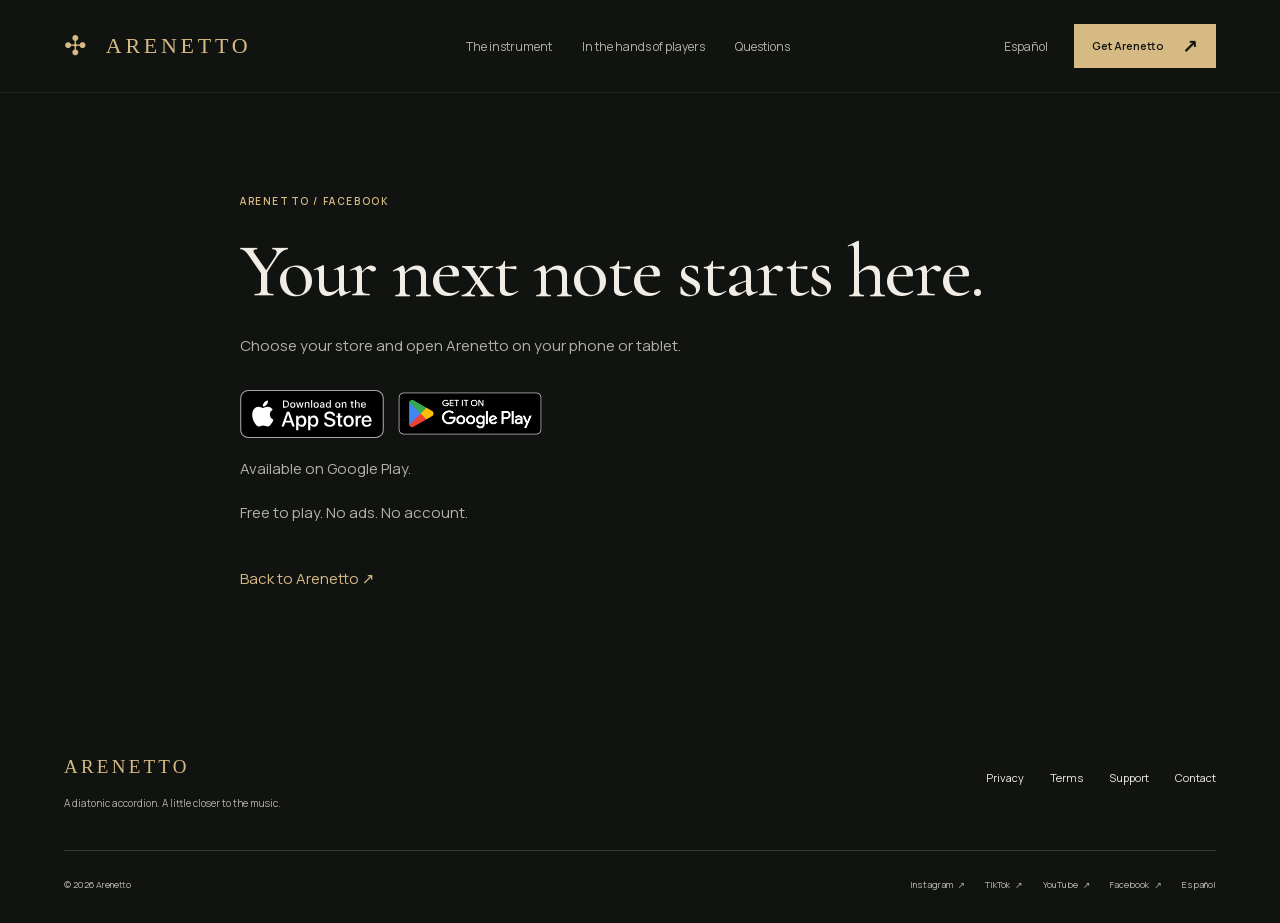
<file: facebook/index.html>
<!doctype html>
<html lang="en" data-download-source="facebook" data-android-available="true" data-ios-url="https://apps.apple.com/us/app/arenetto/id6791795300?pt=129182357&amp;ct=Arenetto%20Facebook&amp;mt=8" data-android-url="https://play.google.com/store/apps/details?id=com.tomasarenas.arenetto" data-android-available-caption="Get Arenetto on Google Play" data-android-available-status="Available on Google Play." data-android-aria-label="Get Arenetto on Google Play">
<head><meta charset="utf-8"><meta name="viewport" content="width=device-width, initial-scale=1"><meta name="theme-color" content="#111311"><title>Arenetto — facebook</title><meta name="description" content="Play Norteño and Vallenato on your phone or tablet. A premium diatonic accordion with 28, 31 or 34 buttons, tunings and push/pull control. Free. No ads."><meta name="apple-itunes-app" content="app-id=6791795300"><link rel="canonical" href="https://arenetto.app/download/"><link rel="alternate" hreflang="en" href="https://arenetto.app/download/"><link rel="alternate" hreflang="es" href="https://arenetto.app/es/download/"><link rel="alternate" hreflang="x-default" href="https://arenetto.app/download/"><meta property="og:type" content="website"><meta property="og:title" content="Arenetto — facebook"><meta property="og:description" content="Play Norteño and Vallenato on your phone or tablet. A premium diatonic accordion with 28, 31 or 34 buttons, tunings and push/pull control. Free. No ads."><meta property="og:url" content="https://arenetto.app/download/"><meta property="og:image" content="https://arenetto.app/assets/images/phone-norteno.jpg"><meta name="twitter:card" content="summary_large_image"><meta name="twitter:title" content="Arenetto — facebook"><meta name="twitter:description" content="Play Norteño and Vallenato on your phone or tablet. A premium diatonic accordion with 28, 31 or 34 buttons, tunings and push/pull control. Free. No ads."><meta name="twitter:image" content="https://arenetto.app/assets/images/phone-norteno.jpg"><link rel="icon" href="/assets/images/app-icon.png"><link rel="preload" href="/assets/fonts/cormorant-regular.woff2" as="font" type="font/woff2" crossorigin><link rel="stylesheet" href="/assets/arenetto.css"></head>
<body><a class="skip-link" href="#main-content">Skip to content</a><header class="site-header"><div class="container header-inner"><a class="wordmark" href="/" aria-label="Arenetto"><span class="brand-symbol" aria-hidden="true">✣</span> ARENETTO</a><nav class="main-nav" aria-label="Main navigation"><a href="/#instrument">The instrument</a><a href="/#sessions">In the hands of players</a><a href="/#questions">Questions</a></nav><div class="header-actions"><a class="language-link" href="/es/download/" lang="es">Español</a><a class="button button-small" href="/#download">Get Arenetto <span aria-hidden="true">↗</span></a></div></div></header><main class="standalone-download container" id="main-content"><p class="eyebrow">ARENETTO / FACEBOOK</p><h1>Your next note starts here.</h1><p>Choose your store and open Arenetto on your phone or tablet.</p><div class="store-badges"><a data-store="ios" href="https://apps.apple.com/us/app/arenetto/id6791795300" aria-label="Download Arenetto on the App Store"><img src="/assets/images/app-store-badge.svg"  alt="Download Arenetto on the App Store" width="120" height="40" ></a><a data-store="android" href="https://play.google.com/store/apps/details?id=com.tomasarenas.arenetto" aria-label="Get Arenetto on Google Play"><img src="/assets/images/google-play-badge.png"  alt="Get Arenetto on Google Play" width="646" height="250" ></a></div><p data-android-status role="status" aria-live="polite">Available on Google Play.</p><p data-embedded-browser-note hidden>If your social app won’t open the store, use its menu to open this page in your browser.</p><p>Free to play. No ads. No account.</p><a class="text-link" href="/">Back to Arenetto <span aria-hidden="true">↗</span></a></main><footer class="site-footer"><div class="container footer-top"><div><a class="wordmark" href="/">ARENETTO</a><p>A diatonic accordion. A little closer to the music.</p></div><nav aria-label="Footer navigation"><a href="/privacy/">Privacy</a><a href="/terms/">Terms</a><a href="/support/">Support</a><a href="mailto:support@arenetto.app">Contact</a></nav></div><div class="container footer-bottom"><small>© 2026 Arenetto</small><div><a href="https://www.instagram.com/arenetto.accordion/" target="_blank" rel="noopener noreferrer">Instagram <span aria-hidden="true">↗</span></a><a href="https://www.tiktok.com/@arenetto.accordion" target="_blank" rel="noopener noreferrer">TikTok <span aria-hidden="true">↗</span></a><a href="https://www.youtube.com/@arenettoapp" target="_blank" rel="noopener noreferrer">YouTube <span aria-hidden="true">↗</span></a><a href="https://www.facebook.com/p/Arenetto-Accordion-61591586806487/" target="_blank" rel="noopener noreferrer">Facebook <span aria-hidden="true">↗</span></a><a href="/es/" lang="es">Español</a></div></div></footer><script src="../assets/download.js" defer></script></body>
</html>
</file>
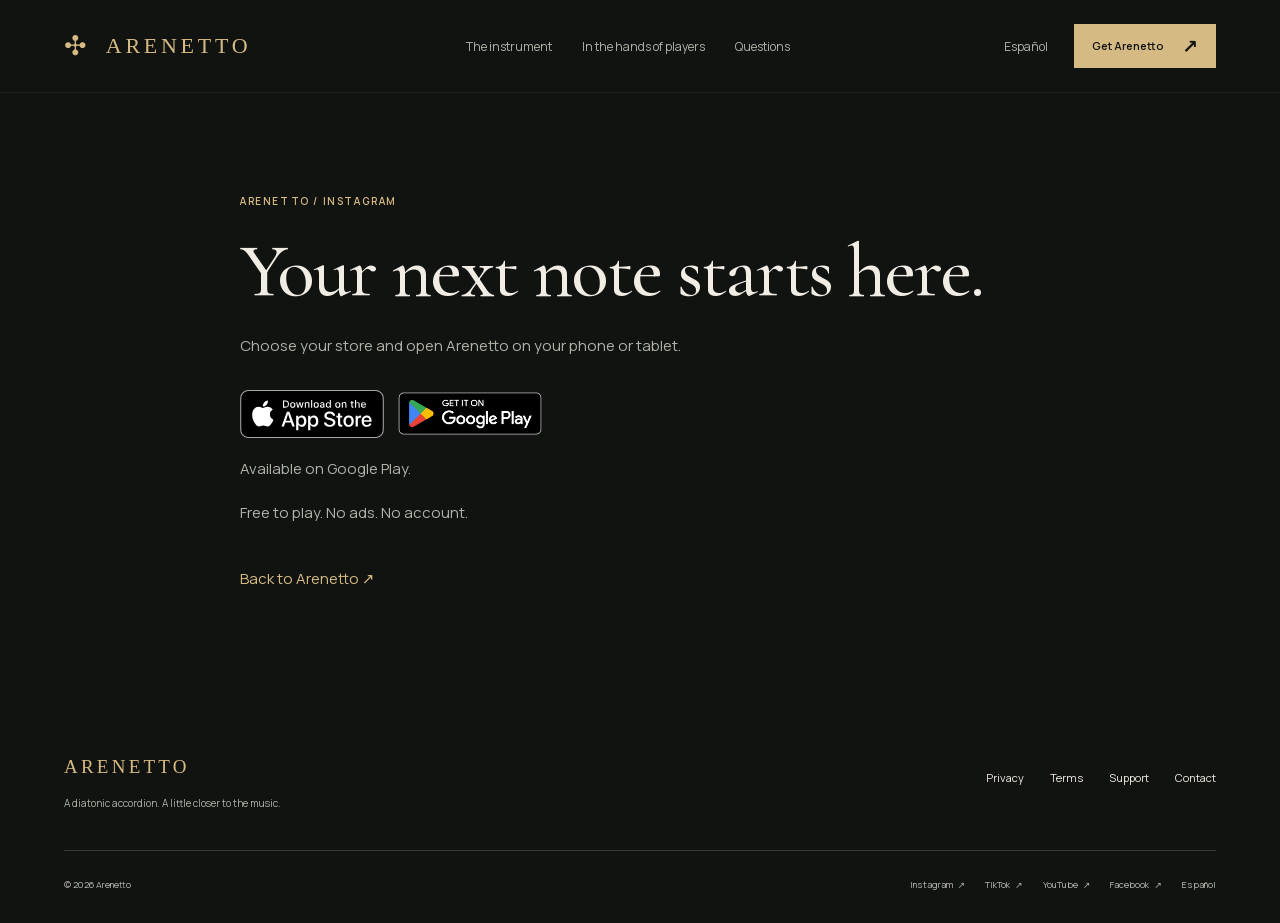
<file: instagram/index.html>
<!doctype html>
<html lang="en" data-download-source="instagram" data-android-available="true" data-ios-url="https://apps.apple.com/us/app/arenetto/id6791795300?pt=129182357&amp;ct=Arenetto%20Instagram&amp;mt=8" data-android-url="https://play.google.com/store/apps/details?id=com.tomasarenas.arenetto" data-android-available-caption="Get Arenetto on Google Play" data-android-available-status="Available on Google Play." data-android-aria-label="Get Arenetto on Google Play">
<head><meta charset="utf-8"><meta name="viewport" content="width=device-width, initial-scale=1"><meta name="theme-color" content="#111311"><title>Arenetto — instagram</title><meta name="description" content="Play Norteño and Vallenato on your phone or tablet. A premium diatonic accordion with 28, 31 or 34 buttons, tunings and push/pull control. Free. No ads."><meta name="apple-itunes-app" content="app-id=6791795300"><link rel="canonical" href="https://arenetto.app/download/"><link rel="alternate" hreflang="en" href="https://arenetto.app/download/"><link rel="alternate" hreflang="es" href="https://arenetto.app/es/download/"><link rel="alternate" hreflang="x-default" href="https://arenetto.app/download/"><meta property="og:type" content="website"><meta property="og:title" content="Arenetto — instagram"><meta property="og:description" content="Play Norteño and Vallenato on your phone or tablet. A premium diatonic accordion with 28, 31 or 34 buttons, tunings and push/pull control. Free. No ads."><meta property="og:url" content="https://arenetto.app/download/"><meta property="og:image" content="https://arenetto.app/assets/images/phone-norteno.jpg"><meta name="twitter:card" content="summary_large_image"><meta name="twitter:title" content="Arenetto — instagram"><meta name="twitter:description" content="Play Norteño and Vallenato on your phone or tablet. A premium diatonic accordion with 28, 31 or 34 buttons, tunings and push/pull control. Free. No ads."><meta name="twitter:image" content="https://arenetto.app/assets/images/phone-norteno.jpg"><link rel="icon" href="/assets/images/app-icon.png"><link rel="preload" href="/assets/fonts/cormorant-regular.woff2" as="font" type="font/woff2" crossorigin><link rel="stylesheet" href="/assets/arenetto.css"></head>
<body><a class="skip-link" href="#main-content">Skip to content</a><header class="site-header"><div class="container header-inner"><a class="wordmark" href="/" aria-label="Arenetto"><span class="brand-symbol" aria-hidden="true">✣</span> ARENETTO</a><nav class="main-nav" aria-label="Main navigation"><a href="/#instrument">The instrument</a><a href="/#sessions">In the hands of players</a><a href="/#questions">Questions</a></nav><div class="header-actions"><a class="language-link" href="/es/download/" lang="es">Español</a><a class="button button-small" href="/#download">Get Arenetto <span aria-hidden="true">↗</span></a></div></div></header><main class="standalone-download container" id="main-content"><p class="eyebrow">ARENETTO / INSTAGRAM</p><h1>Your next note starts here.</h1><p>Choose your store and open Arenetto on your phone or tablet.</p><div class="store-badges"><a data-store="ios" href="https://apps.apple.com/us/app/arenetto/id6791795300" aria-label="Download Arenetto on the App Store"><img src="/assets/images/app-store-badge.svg"  alt="Download Arenetto on the App Store" width="120" height="40" ></a><a data-store="android" href="https://play.google.com/store/apps/details?id=com.tomasarenas.arenetto" aria-label="Get Arenetto on Google Play"><img src="/assets/images/google-play-badge.png"  alt="Get Arenetto on Google Play" width="646" height="250" ></a></div><p data-android-status role="status" aria-live="polite">Available on Google Play.</p><p data-embedded-browser-note hidden>If your social app won’t open the store, use its menu to open this page in your browser.</p><p>Free to play. No ads. No account.</p><a class="text-link" href="/">Back to Arenetto <span aria-hidden="true">↗</span></a></main><footer class="site-footer"><div class="container footer-top"><div><a class="wordmark" href="/">ARENETTO</a><p>A diatonic accordion. A little closer to the music.</p></div><nav aria-label="Footer navigation"><a href="/privacy/">Privacy</a><a href="/terms/">Terms</a><a href="/support/">Support</a><a href="mailto:support@arenetto.app">Contact</a></nav></div><div class="container footer-bottom"><small>© 2026 Arenetto</small><div><a href="https://www.instagram.com/arenetto.accordion/" target="_blank" rel="noopener noreferrer">Instagram <span aria-hidden="true">↗</span></a><a href="https://www.tiktok.com/@arenetto.accordion" target="_blank" rel="noopener noreferrer">TikTok <span aria-hidden="true">↗</span></a><a href="https://www.youtube.com/@arenettoapp" target="_blank" rel="noopener noreferrer">YouTube <span aria-hidden="true">↗</span></a><a href="https://www.facebook.com/p/Arenetto-Accordion-61591586806487/" target="_blank" rel="noopener noreferrer">Facebook <span aria-hidden="true">↗</span></a><a href="/es/" lang="es">Español</a></div></div></footer><script src="../assets/download.js" defer></script></body>
</html>
</file>
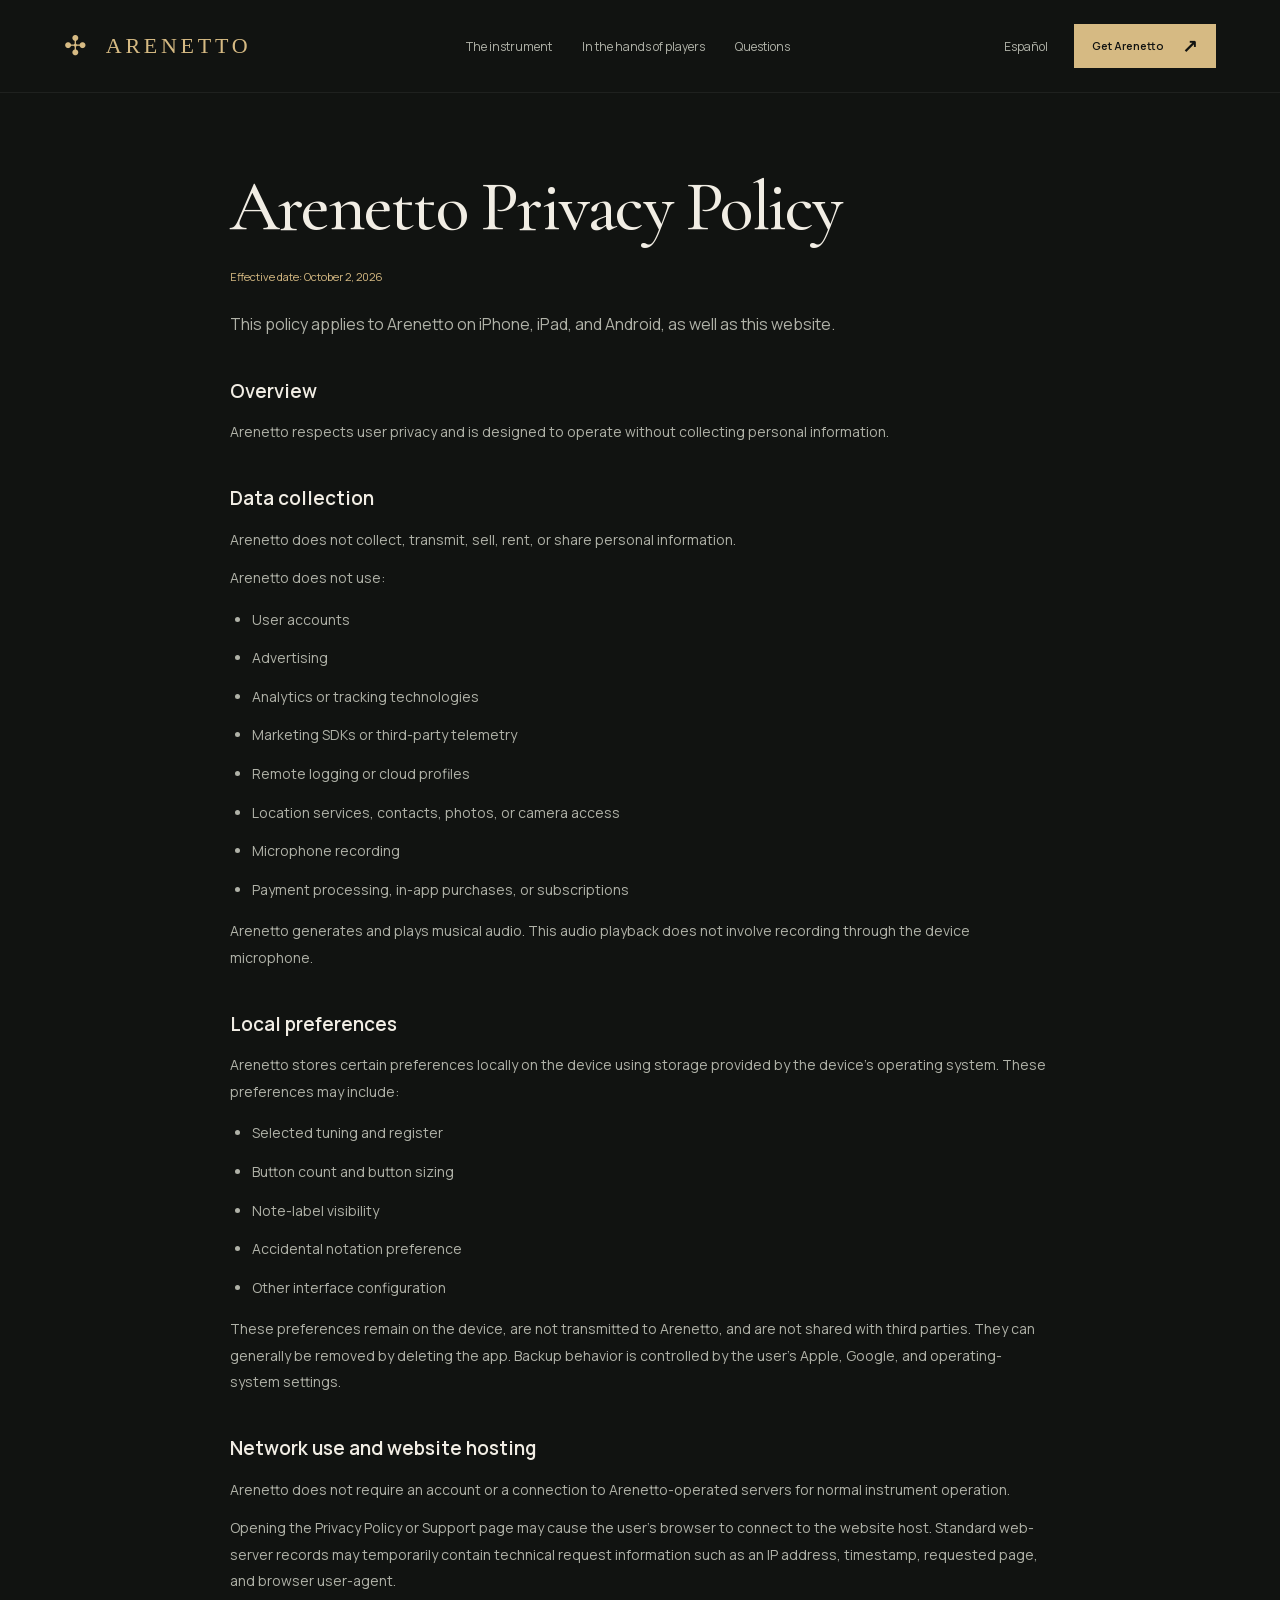
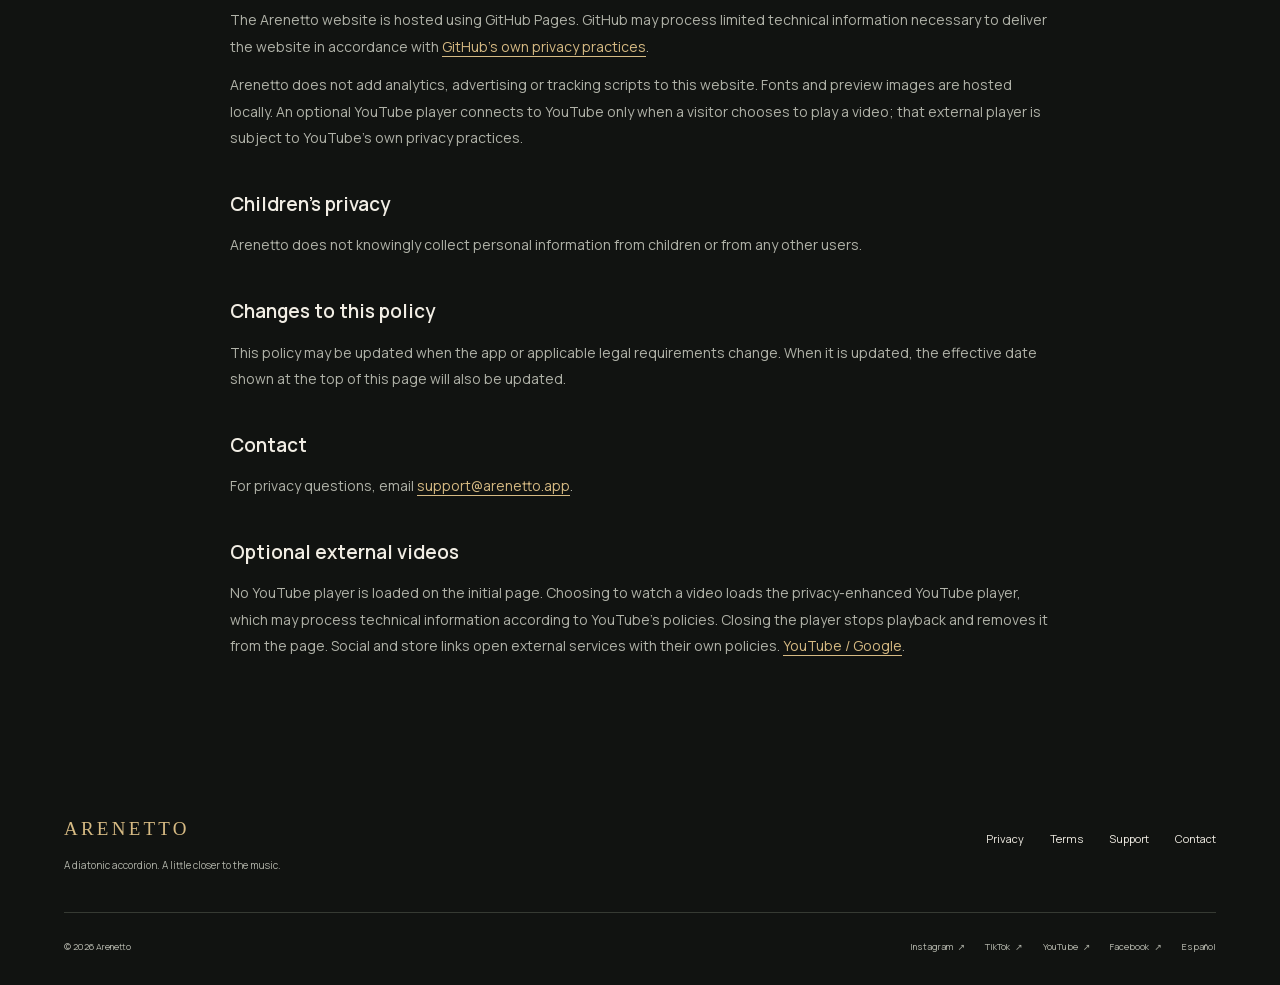
<file: privacy/index.html>
<!doctype html>
<html lang="en">
<head><meta charset="utf-8"><meta name="viewport" content="width=device-width, initial-scale=1"><meta name="theme-color" content="#111311"><title>Arenetto — Privacy</title><meta name="description" content="Play Norteño and Vallenato on your phone or tablet. A premium diatonic accordion with 28, 31 or 34 buttons, tunings and push/pull control. Free. No ads."><meta name="apple-itunes-app" content="app-id=6791795300"><link rel="canonical" href="https://arenetto.app/privacy/"><link rel="alternate" hreflang="en" href="https://arenetto.app/privacy/"><link rel="alternate" hreflang="es" href="https://arenetto.app/es/privacy/"><link rel="alternate" hreflang="x-default" href="https://arenetto.app/privacy/"><meta property="og:type" content="website"><meta property="og:title" content="Arenetto — Privacy"><meta property="og:description" content="Play Norteño and Vallenato on your phone or tablet. A premium diatonic accordion with 28, 31 or 34 buttons, tunings and push/pull control. Free. No ads."><meta property="og:url" content="https://arenetto.app/privacy/"><meta property="og:image" content="https://arenetto.app/assets/images/phone-norteno.jpg"><meta name="twitter:card" content="summary_large_image"><meta name="twitter:title" content="Arenetto — Privacy"><meta name="twitter:description" content="Play Norteño and Vallenato on your phone or tablet. A premium diatonic accordion with 28, 31 or 34 buttons, tunings and push/pull control. Free. No ads."><meta name="twitter:image" content="https://arenetto.app/assets/images/phone-norteno.jpg"><link rel="icon" href="/assets/images/app-icon.png"><link rel="preload" href="/assets/fonts/cormorant-regular.woff2" as="font" type="font/woff2" crossorigin><link rel="stylesheet" href="/assets/arenetto.css"></head>
<body><a class="skip-link" href="#main-content">Skip to content</a><header class="site-header"><div class="container header-inner"><a class="wordmark" href="/" aria-label="Arenetto"><span class="brand-symbol" aria-hidden="true">✣</span> ARENETTO</a><nav class="main-nav" aria-label="Main navigation"><a href="/#instrument">The instrument</a><a href="/#sessions">In the hands of players</a><a href="/#questions">Questions</a></nav><div class="header-actions"><a class="language-link" href="/es/privacy/" lang="es">Español</a><a class="button button-small" href="/#download">Get Arenetto <span aria-hidden="true">↗</span></a></div></div></header><main class="content-page container" id="main-content"><h1>Arenetto Privacy Policy</h1>
      <p class="effective-date">Effective date: October 2, 2026</p>
      <p class="content-intro">This policy applies to Arenetto on iPhone, iPad, and Android, as well as this website.</p>

      <section class="content-section" aria-labelledby="overview">
        <h2 id="overview">Overview</h2>
        <p>Arenetto respects user privacy and is designed to operate without collecting personal information.</p>
      </section>

      <section class="content-section" aria-labelledby="data-collection">
        <h2 id="data-collection">Data collection</h2>
        <p>Arenetto does not collect, transmit, sell, rent, or share personal information.</p>
        <p>Arenetto does not use:</p>
        <ul>
          <li>User accounts</li>
          <li>Advertising</li>
          <li>Analytics or tracking technologies</li>
          <li>Marketing SDKs or third-party telemetry</li>
          <li>Remote logging or cloud profiles</li>
          <li>Location services, contacts, photos, or camera access</li>
          <li>Microphone recording</li>
          <li>Payment processing, in-app purchases, or subscriptions</li>
        </ul>
        <p>Arenetto generates and plays musical audio. This audio playback does not involve recording through the device microphone.</p>
      </section>

      <section class="content-section" aria-labelledby="local-preferences">
        <h2 id="local-preferences">Local preferences</h2>
        <p>Arenetto stores certain preferences locally on the device using storage provided by the device’s operating system. These preferences may include:</p>
        <ul>
          <li>Selected tuning and register</li>
          <li>Button count and button sizing</li>
          <li>Note-label visibility</li>
          <li>Accidental notation preference</li>
          <li>Other interface configuration</li>
        </ul>
        <p>These preferences remain on the device, are not transmitted to Arenetto, and are not shared with third parties. They can generally be removed by deleting the app. Backup behavior is controlled by the user’s Apple, Google, and operating-system settings.</p>
      </section>

      <section class="content-section" aria-labelledby="network-use">
        <h2 id="network-use">Network use and website hosting</h2>
        <p>Arenetto does not require an account or a connection to Arenetto-operated servers for normal instrument operation.</p>
        <p>Opening the Privacy Policy or Support page may cause the user’s browser to connect to the website host. Standard web-server records may temporarily contain technical request information such as an IP address, timestamp, requested page, and browser user-agent.</p>
        <p>The Arenetto website is hosted using GitHub Pages. GitHub may process limited technical information necessary to deliver the website in accordance with <a href="https://docs.github.com/en/site-policy/privacy-policies/github-general-privacy-statement">GitHub’s own privacy practices</a>.</p>
        <p>Arenetto does not add analytics, advertising or tracking scripts to this website. Fonts and preview images are hosted locally. An optional YouTube player connects to YouTube only when a visitor chooses to play a video; that external player is subject to YouTube’s own privacy practices.</p>
      </section>

      <section class="content-section" aria-labelledby="children">
        <h2 id="children">Children’s privacy</h2>
        <p>Arenetto does not knowingly collect personal information from children or from any other users.</p>
      </section>

      <section class="content-section" aria-labelledby="changes">
        <h2 id="changes">Changes to this policy</h2>
        <p>This policy may be updated when the app or applicable legal requirements change. When it is updated, the effective date shown at the top of this page will also be updated.</p>
      </section>

      <section class="content-section" aria-labelledby="contact">
        <h2 id="contact">Contact</h2>
        <p>For privacy questions, email <a href="mailto:support@arenetto.app">support@arenetto.app</a>.</p>
      </section><section class="content-section"><h2>Optional external videos</h2><p>No YouTube player is loaded on the initial page. Choosing to watch a video loads the privacy-enhanced YouTube player, which may process technical information according to YouTube’s policies. Closing the player stops playback and removes it from the page. Social and store links open external services with their own policies. <a href="https://policies.google.com/privacy">YouTube / Google</a>.</p></section></main><footer class="site-footer"><div class="container footer-top"><div><a class="wordmark" href="/">ARENETTO</a><p>A diatonic accordion. A little closer to the music.</p></div><nav aria-label="Footer navigation"><a href="/privacy/">Privacy</a><a href="/terms/">Terms</a><a href="/support/">Support</a><a href="mailto:support@arenetto.app">Contact</a></nav></div><div class="container footer-bottom"><small>© 2026 Arenetto</small><div><a href="https://www.instagram.com/arenetto.accordion/" target="_blank" rel="noopener noreferrer">Instagram <span aria-hidden="true">↗</span></a><a href="https://www.tiktok.com/@arenetto.accordion" target="_blank" rel="noopener noreferrer">TikTok <span aria-hidden="true">↗</span></a><a href="https://www.youtube.com/@arenettoapp" target="_blank" rel="noopener noreferrer">YouTube <span aria-hidden="true">↗</span></a><a href="https://www.facebook.com/p/Arenetto-Accordion-61591586806487/" target="_blank" rel="noopener noreferrer">Facebook <span aria-hidden="true">↗</span></a><a href="/es/" lang="es">Español</a></div></div></footer></body>
</html>
</file>
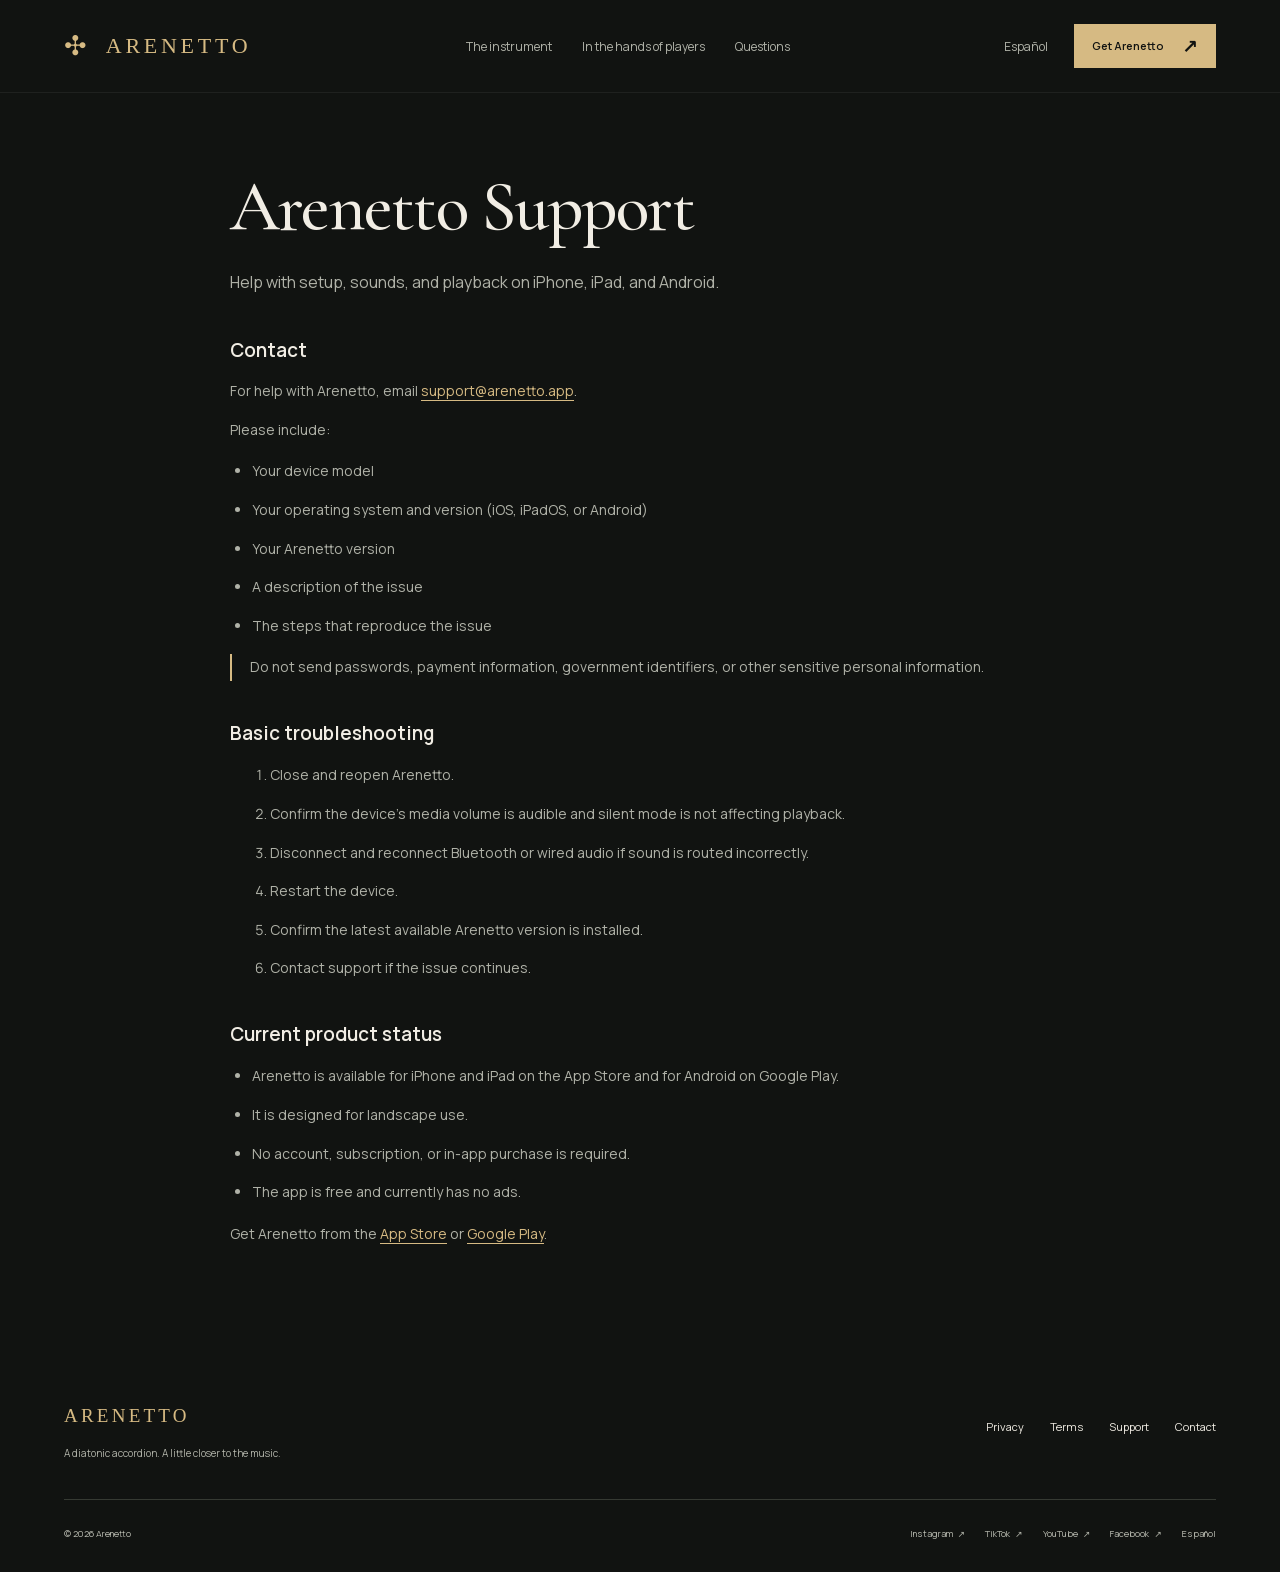
<file: support/index.html>
<!doctype html>
<html lang="en">
<head><meta charset="utf-8"><meta name="viewport" content="width=device-width, initial-scale=1"><meta name="theme-color" content="#111311"><title>Arenetto — Support</title><meta name="description" content="Play Norteño and Vallenato on your phone or tablet. A premium diatonic accordion with 28, 31 or 34 buttons, tunings and push/pull control. Free. No ads."><meta name="apple-itunes-app" content="app-id=6791795300"><link rel="canonical" href="https://arenetto.app/support/"><link rel="alternate" hreflang="en" href="https://arenetto.app/support/"><link rel="alternate" hreflang="es" href="https://arenetto.app/es/support/"><link rel="alternate" hreflang="x-default" href="https://arenetto.app/support/"><meta property="og:type" content="website"><meta property="og:title" content="Arenetto — Support"><meta property="og:description" content="Play Norteño and Vallenato on your phone or tablet. A premium diatonic accordion with 28, 31 or 34 buttons, tunings and push/pull control. Free. No ads."><meta property="og:url" content="https://arenetto.app/support/"><meta property="og:image" content="https://arenetto.app/assets/images/phone-norteno.jpg"><meta name="twitter:card" content="summary_large_image"><meta name="twitter:title" content="Arenetto — Support"><meta name="twitter:description" content="Play Norteño and Vallenato on your phone or tablet. A premium diatonic accordion with 28, 31 or 34 buttons, tunings and push/pull control. Free. No ads."><meta name="twitter:image" content="https://arenetto.app/assets/images/phone-norteno.jpg"><link rel="icon" href="/assets/images/app-icon.png"><link rel="preload" href="/assets/fonts/cormorant-regular.woff2" as="font" type="font/woff2" crossorigin><link rel="stylesheet" href="/assets/arenetto.css"></head>
<body><a class="skip-link" href="#main-content">Skip to content</a><header class="site-header"><div class="container header-inner"><a class="wordmark" href="/" aria-label="Arenetto"><span class="brand-symbol" aria-hidden="true">✣</span> ARENETTO</a><nav class="main-nav" aria-label="Main navigation"><a href="/#instrument">The instrument</a><a href="/#sessions">In the hands of players</a><a href="/#questions">Questions</a></nav><div class="header-actions"><a class="language-link" href="/es/support/" lang="es">Español</a><a class="button button-small" href="/#download">Get Arenetto <span aria-hidden="true">↗</span></a></div></div></header><main class="content-page container" id="main-content"><h1>Arenetto Support</h1>
      <p class="content-intro">Help with setup, sounds, and playback on iPhone, iPad, and Android.</p>

      <section class="content-section" aria-labelledby="contact">
        <h2 id="contact">Contact</h2>
        <p>For help with Arenetto, email <a href="mailto:support@arenetto.app?subject=Arenetto%20Support">support@arenetto.app</a>.</p>
        <p>Please include:</p>
        <ul>
          <li>Your device model</li>
          <li>Your operating system and version (iOS, iPadOS, or Android)</li>
          <li>Your Arenetto version</li>
          <li>A description of the issue</li>
          <li>The steps that reproduce the issue</li>
        </ul>
        <p class="notice">Do not send passwords, payment information, government identifiers, or other sensitive personal information.</p>
      </section>

      <section class="content-section" aria-labelledby="troubleshooting">
        <h2 id="troubleshooting">Basic troubleshooting</h2>
        <ol>
          <li>Close and reopen Arenetto.</li>
          <li>Confirm the device’s media volume is audible and silent mode is not affecting playback.</li>
          <li>Disconnect and reconnect Bluetooth or wired audio if sound is routed incorrectly.</li>
          <li>Restart the device.</li>
          <li>Confirm the latest available Arenetto version is installed.</li>
          <li>Contact support if the issue continues.</li>
        </ol>
      </section>

      <section class="content-section" aria-labelledby="product-status">
        <h2 id="product-status">Current product status</h2>
        <ul>
          <li>Arenetto is available for iPhone and iPad on the App Store and for Android on Google Play.</li>
          <li>It is designed for landscape use.</li>
          <li>No account, subscription, or in-app purchase is required.</li>
          <li>The app is free and currently has no ads.</li>
        </ul>
        <p>Get Arenetto from the <a href="https://apps.apple.com/us/app/arenetto/id6791795300">App Store</a> or <a href="https://play.google.com/store/apps/details?id=com.tomasarenas.arenetto">Google Play</a>.</p>
      </section></main><footer class="site-footer"><div class="container footer-top"><div><a class="wordmark" href="/">ARENETTO</a><p>A diatonic accordion. A little closer to the music.</p></div><nav aria-label="Footer navigation"><a href="/privacy/">Privacy</a><a href="/terms/">Terms</a><a href="/support/">Support</a><a href="mailto:support@arenetto.app">Contact</a></nav></div><div class="container footer-bottom"><small>© 2026 Arenetto</small><div><a href="https://www.instagram.com/arenetto.accordion/" target="_blank" rel="noopener noreferrer">Instagram <span aria-hidden="true">↗</span></a><a href="https://www.tiktok.com/@arenetto.accordion" target="_blank" rel="noopener noreferrer">TikTok <span aria-hidden="true">↗</span></a><a href="https://www.youtube.com/@arenettoapp" target="_blank" rel="noopener noreferrer">YouTube <span aria-hidden="true">↗</span></a><a href="https://www.facebook.com/p/Arenetto-Accordion-61591586806487/" target="_blank" rel="noopener noreferrer">Facebook <span aria-hidden="true">↗</span></a><a href="/es/" lang="es">Español</a></div></div></footer></body>
</html>
</file>
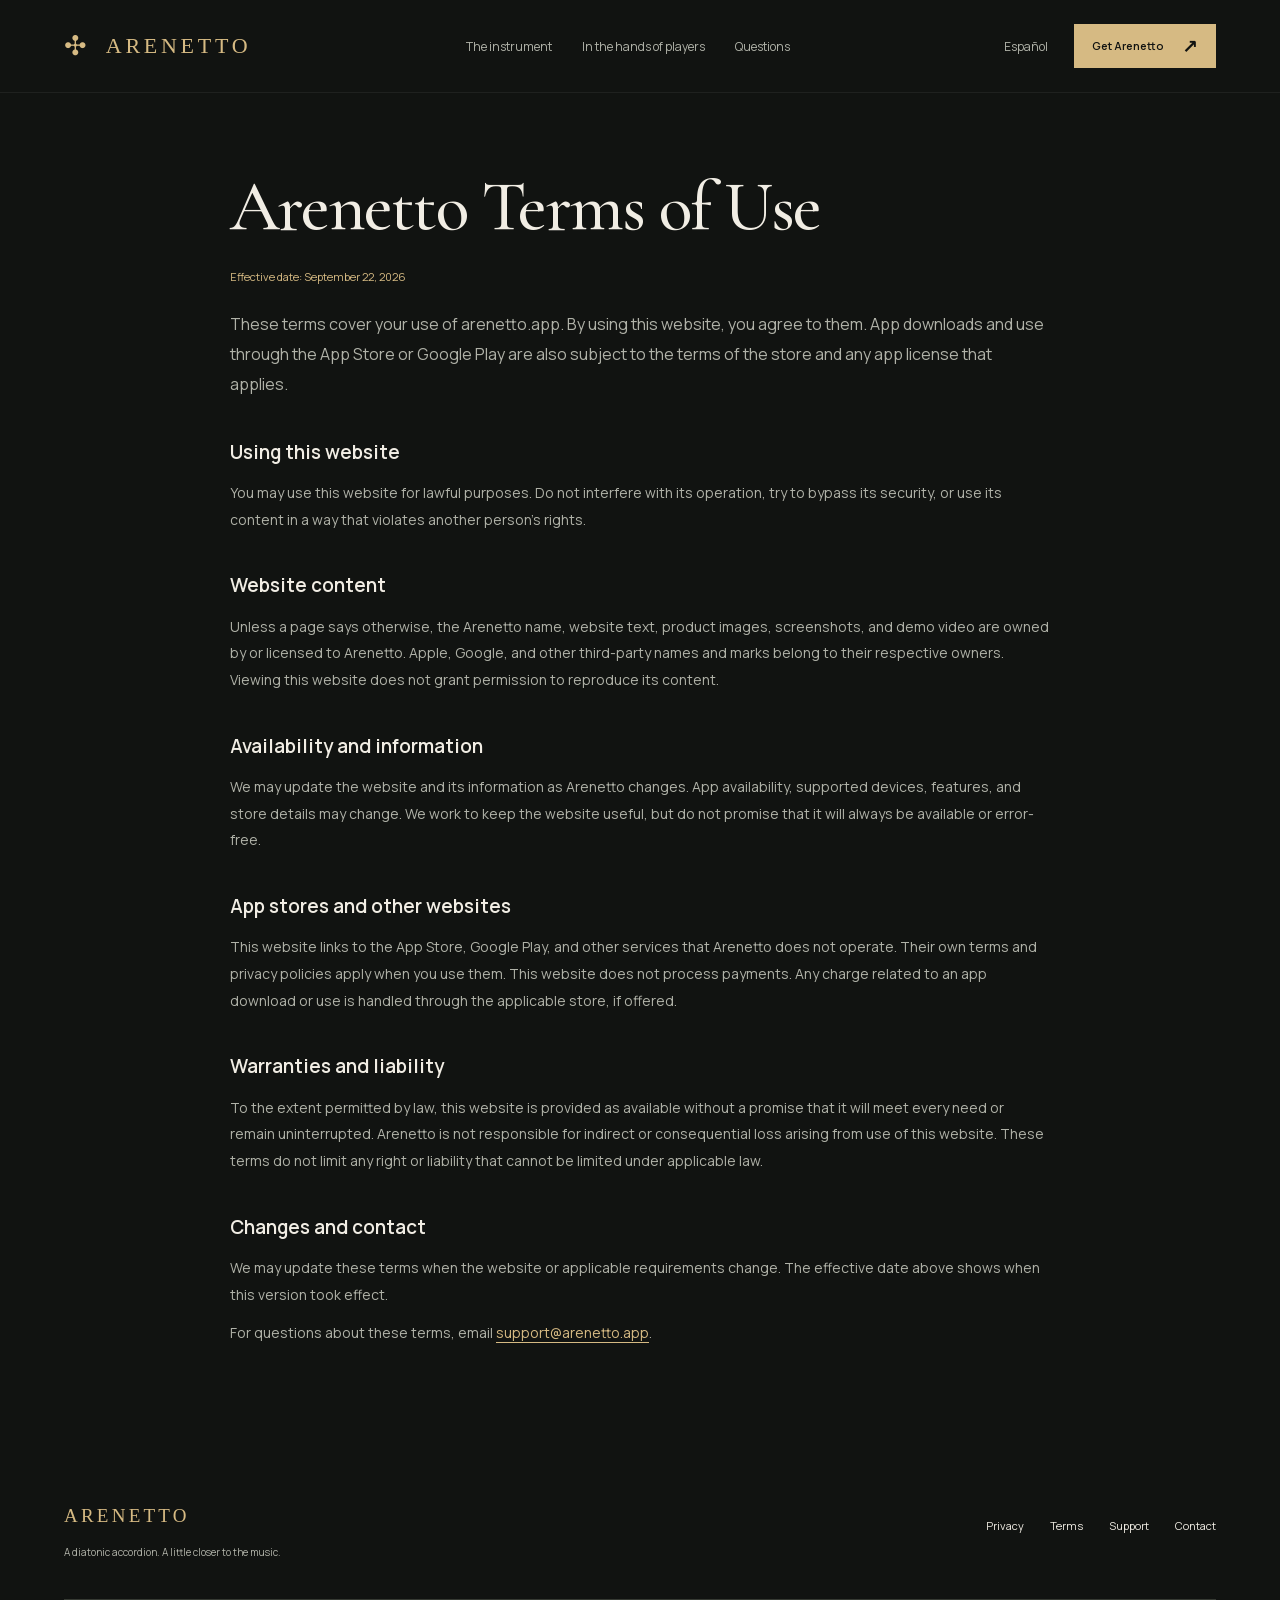
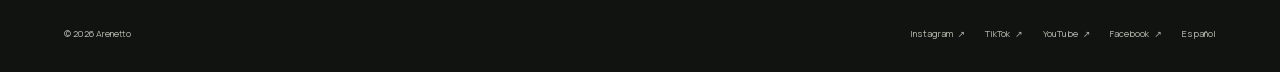
<file: terms/index.html>
<!doctype html>
<html lang="en">
<head><meta charset="utf-8"><meta name="viewport" content="width=device-width, initial-scale=1"><meta name="theme-color" content="#111311"><title>Arenetto — Terms</title><meta name="description" content="Play Norteño and Vallenato on your phone or tablet. A premium diatonic accordion with 28, 31 or 34 buttons, tunings and push/pull control. Free. No ads."><meta name="apple-itunes-app" content="app-id=6791795300"><link rel="canonical" href="https://arenetto.app/terms/"><link rel="alternate" hreflang="en" href="https://arenetto.app/terms/"><link rel="alternate" hreflang="es" href="https://arenetto.app/es/terms/"><link rel="alternate" hreflang="x-default" href="https://arenetto.app/terms/"><meta property="og:type" content="website"><meta property="og:title" content="Arenetto — Terms"><meta property="og:description" content="Play Norteño and Vallenato on your phone or tablet. A premium diatonic accordion with 28, 31 or 34 buttons, tunings and push/pull control. Free. No ads."><meta property="og:url" content="https://arenetto.app/terms/"><meta property="og:image" content="https://arenetto.app/assets/images/phone-norteno.jpg"><meta name="twitter:card" content="summary_large_image"><meta name="twitter:title" content="Arenetto — Terms"><meta name="twitter:description" content="Play Norteño and Vallenato on your phone or tablet. A premium diatonic accordion with 28, 31 or 34 buttons, tunings and push/pull control. Free. No ads."><meta name="twitter:image" content="https://arenetto.app/assets/images/phone-norteno.jpg"><link rel="icon" href="/assets/images/app-icon.png"><link rel="preload" href="/assets/fonts/cormorant-regular.woff2" as="font" type="font/woff2" crossorigin><link rel="stylesheet" href="/assets/arenetto.css"></head>
<body><a class="skip-link" href="#main-content">Skip to content</a><header class="site-header"><div class="container header-inner"><a class="wordmark" href="/" aria-label="Arenetto"><span class="brand-symbol" aria-hidden="true">✣</span> ARENETTO</a><nav class="main-nav" aria-label="Main navigation"><a href="/#instrument">The instrument</a><a href="/#sessions">In the hands of players</a><a href="/#questions">Questions</a></nav><div class="header-actions"><a class="language-link" href="/es/terms/" lang="es">Español</a><a class="button button-small" href="/#download">Get Arenetto <span aria-hidden="true">↗</span></a></div></div></header><main class="content-page container" id="main-content"><h1>Arenetto Terms of Use</h1>
      <p class="effective-date">Effective date: September 22, 2026</p>
      <p class="content-intro">These terms cover your use of arenetto.app. By using this website, you agree to them. App downloads and use through the App Store or Google Play are also subject to the terms of the store and any app license that applies.</p>

      <section class="content-section" aria-labelledby="website-use">
        <h2 id="website-use">Using this website</h2>
        <p>You may use this website for lawful purposes. Do not interfere with its operation, try to bypass its security, or use its content in a way that violates another person’s rights.</p>
      </section>

      <section class="content-section" aria-labelledby="ownership">
        <h2 id="ownership">Website content</h2>
        <p>Unless a page says otherwise, the Arenetto name, website text, product images, screenshots, and demo video are owned by or licensed to Arenetto. Apple, Google, and other third-party names and marks belong to their respective owners. Viewing this website does not grant permission to reproduce its content.</p>
      </section>

      <section class="content-section" aria-labelledby="availability">
        <h2 id="availability">Availability and information</h2>
        <p>We may update the website and its information as Arenetto changes. App availability, supported devices, features, and store details may change. We work to keep the website useful, but do not promise that it will always be available or error-free.</p>
      </section>

      <section class="content-section" aria-labelledby="third-parties">
        <h2 id="third-parties">App stores and other websites</h2>
        <p>This website links to the App Store, Google Play, and other services that Arenetto does not operate. Their own terms and privacy policies apply when you use them. This website does not process payments. Any charge related to an app download or use is handled through the applicable store, if offered.</p>
      </section>

      <section class="content-section" aria-labelledby="warranties">
        <h2 id="warranties">Warranties and liability</h2>
        <p>To the extent permitted by law, this website is provided as available without a promise that it will meet every need or remain uninterrupted. Arenetto is not responsible for indirect or consequential loss arising from use of this website. These terms do not limit any right or liability that cannot be limited under applicable law.</p>
      </section>

      <section class="content-section" aria-labelledby="changes">
        <h2 id="changes">Changes and contact</h2>
        <p>We may update these terms when the website or applicable requirements change. The effective date above shows when this version took effect.</p>
        <p>For questions about these terms, email <a href="mailto:support@arenetto.app">support@arenetto.app</a>.</p>
      </section></main><footer class="site-footer"><div class="container footer-top"><div><a class="wordmark" href="/">ARENETTO</a><p>A diatonic accordion. A little closer to the music.</p></div><nav aria-label="Footer navigation"><a href="/privacy/">Privacy</a><a href="/terms/">Terms</a><a href="/support/">Support</a><a href="mailto:support@arenetto.app">Contact</a></nav></div><div class="container footer-bottom"><small>© 2026 Arenetto</small><div><a href="https://www.instagram.com/arenetto.accordion/" target="_blank" rel="noopener noreferrer">Instagram <span aria-hidden="true">↗</span></a><a href="https://www.tiktok.com/@arenetto.accordion" target="_blank" rel="noopener noreferrer">TikTok <span aria-hidden="true">↗</span></a><a href="https://www.youtube.com/@arenettoapp" target="_blank" rel="noopener noreferrer">YouTube <span aria-hidden="true">↗</span></a><a href="https://www.facebook.com/p/Arenetto-Accordion-61591586806487/" target="_blank" rel="noopener noreferrer">Facebook <span aria-hidden="true">↗</span></a><a href="/es/" lang="es">Español</a></div></div></footer></body>
</html>
</file>
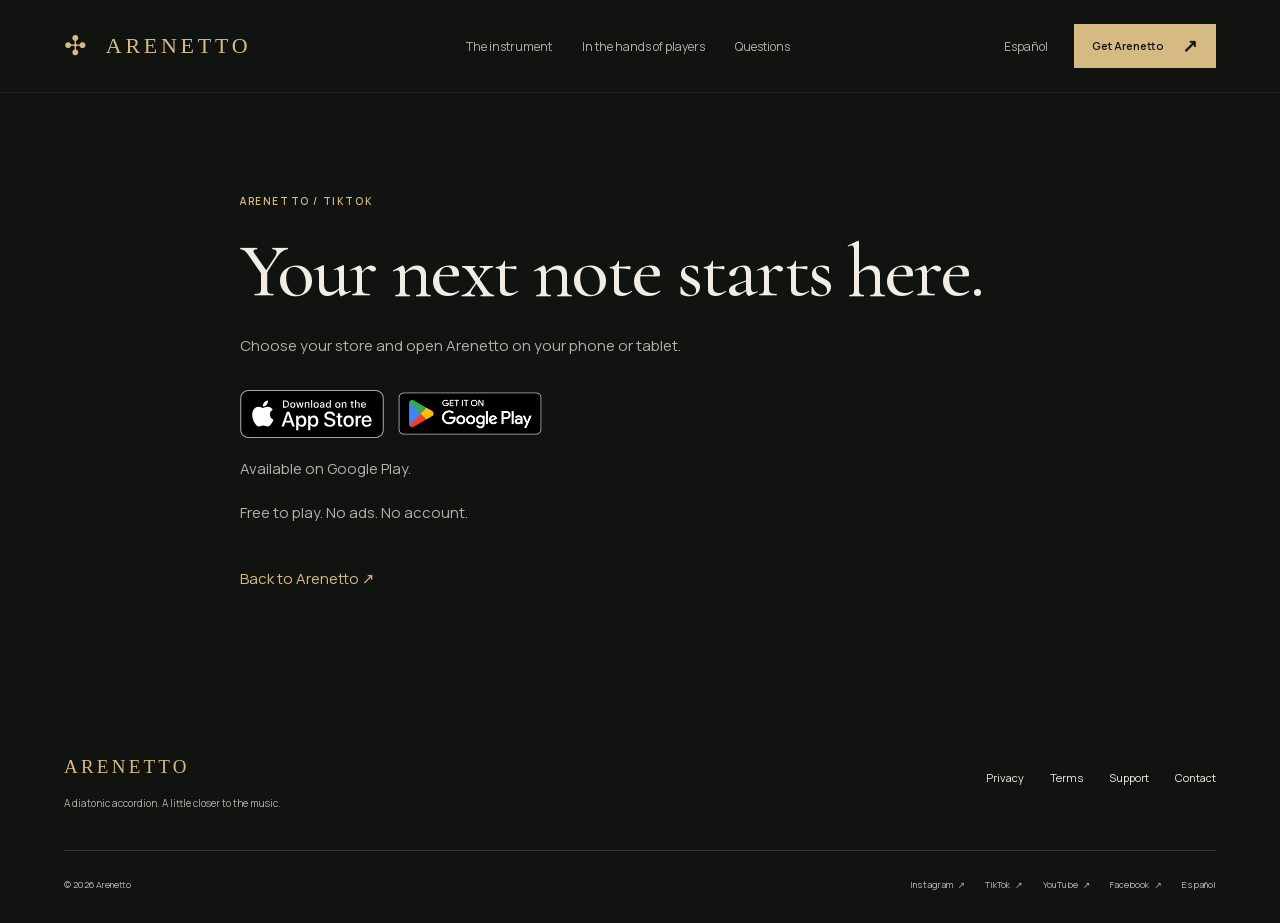
<file: tiktok/index.html>
<!doctype html>
<html lang="en" data-download-source="tiktok" data-android-available="true" data-ios-url="https://apps.apple.com/us/app/arenetto/id6791795300?pt=129182357&amp;ct=Arenetto%20TikTok&amp;mt=8" data-android-url="https://play.google.com/store/apps/details?id=com.tomasarenas.arenetto" data-android-available-caption="Get Arenetto on Google Play" data-android-available-status="Available on Google Play." data-android-aria-label="Get Arenetto on Google Play">
<head><meta charset="utf-8"><meta name="viewport" content="width=device-width, initial-scale=1"><meta name="theme-color" content="#111311"><title>Arenetto — tiktok</title><meta name="description" content="Play Norteño and Vallenato on your phone or tablet. A premium diatonic accordion with 28, 31 or 34 buttons, tunings and push/pull control. Free. No ads."><meta name="apple-itunes-app" content="app-id=6791795300"><link rel="canonical" href="https://arenetto.app/download/"><link rel="alternate" hreflang="en" href="https://arenetto.app/download/"><link rel="alternate" hreflang="es" href="https://arenetto.app/es/download/"><link rel="alternate" hreflang="x-default" href="https://arenetto.app/download/"><meta property="og:type" content="website"><meta property="og:title" content="Arenetto — tiktok"><meta property="og:description" content="Play Norteño and Vallenato on your phone or tablet. A premium diatonic accordion with 28, 31 or 34 buttons, tunings and push/pull control. Free. No ads."><meta property="og:url" content="https://arenetto.app/download/"><meta property="og:image" content="https://arenetto.app/assets/images/phone-norteno.jpg"><meta name="twitter:card" content="summary_large_image"><meta name="twitter:title" content="Arenetto — tiktok"><meta name="twitter:description" content="Play Norteño and Vallenato on your phone or tablet. A premium diatonic accordion with 28, 31 or 34 buttons, tunings and push/pull control. Free. No ads."><meta name="twitter:image" content="https://arenetto.app/assets/images/phone-norteno.jpg"><link rel="icon" href="/assets/images/app-icon.png"><link rel="preload" href="/assets/fonts/cormorant-regular.woff2" as="font" type="font/woff2" crossorigin><link rel="stylesheet" href="/assets/arenetto.css"></head>
<body><a class="skip-link" href="#main-content">Skip to content</a><header class="site-header"><div class="container header-inner"><a class="wordmark" href="/" aria-label="Arenetto"><span class="brand-symbol" aria-hidden="true">✣</span> ARENETTO</a><nav class="main-nav" aria-label="Main navigation"><a href="/#instrument">The instrument</a><a href="/#sessions">In the hands of players</a><a href="/#questions">Questions</a></nav><div class="header-actions"><a class="language-link" href="/es/download/" lang="es">Español</a><a class="button button-small" href="/#download">Get Arenetto <span aria-hidden="true">↗</span></a></div></div></header><main class="standalone-download container" id="main-content"><p class="eyebrow">ARENETTO / TIKTOK</p><h1>Your next note starts here.</h1><p>Choose your store and open Arenetto on your phone or tablet.</p><div class="store-badges"><a data-store="ios" href="https://apps.apple.com/us/app/arenetto/id6791795300" aria-label="Download Arenetto on the App Store"><img src="/assets/images/app-store-badge.svg"  alt="Download Arenetto on the App Store" width="120" height="40" ></a><a data-store="android" href="https://play.google.com/store/apps/details?id=com.tomasarenas.arenetto" aria-label="Get Arenetto on Google Play"><img src="/assets/images/google-play-badge.png"  alt="Get Arenetto on Google Play" width="646" height="250" ></a></div><p data-android-status role="status" aria-live="polite">Available on Google Play.</p><p data-embedded-browser-note hidden>If your social app won’t open the store, use its menu to open this page in your browser.</p><p>Free to play. No ads. No account.</p><a class="text-link" href="/">Back to Arenetto <span aria-hidden="true">↗</span></a></main><footer class="site-footer"><div class="container footer-top"><div><a class="wordmark" href="/">ARENETTO</a><p>A diatonic accordion. A little closer to the music.</p></div><nav aria-label="Footer navigation"><a href="/privacy/">Privacy</a><a href="/terms/">Terms</a><a href="/support/">Support</a><a href="mailto:support@arenetto.app">Contact</a></nav></div><div class="container footer-bottom"><small>© 2026 Arenetto</small><div><a href="https://www.instagram.com/arenetto.accordion/" target="_blank" rel="noopener noreferrer">Instagram <span aria-hidden="true">↗</span></a><a href="https://www.tiktok.com/@arenetto.accordion" target="_blank" rel="noopener noreferrer">TikTok <span aria-hidden="true">↗</span></a><a href="https://www.youtube.com/@arenettoapp" target="_blank" rel="noopener noreferrer">YouTube <span aria-hidden="true">↗</span></a><a href="https://www.facebook.com/p/Arenetto-Accordion-61591586806487/" target="_blank" rel="noopener noreferrer">Facebook <span aria-hidden="true">↗</span></a><a href="/es/" lang="es">Español</a></div></div></footer><script src="../assets/download.js" defer></script></body>
</html>
</file>
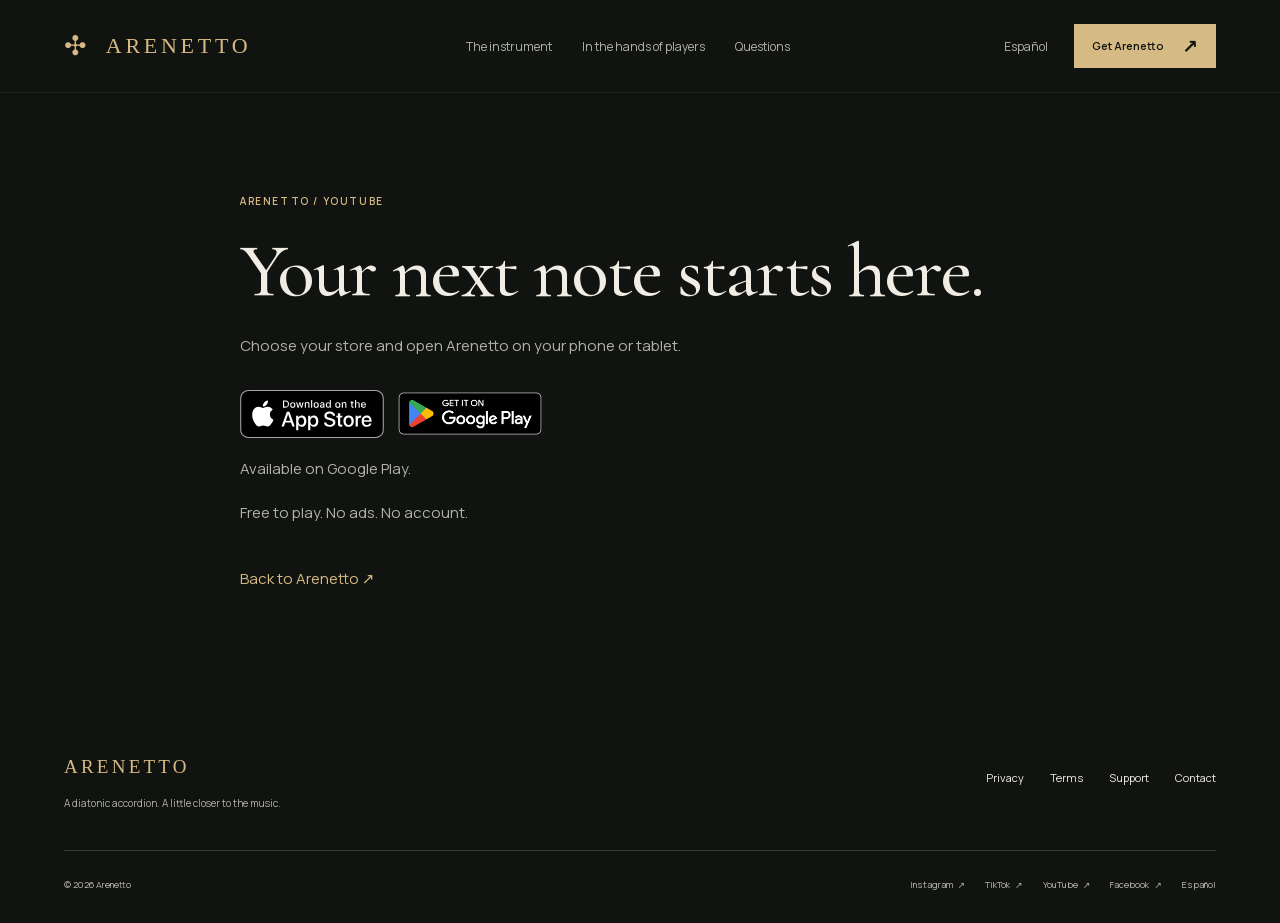
<file: youtube/index.html>
<!doctype html>
<html lang="en" data-download-source="youtube" data-android-available="true" data-ios-url="https://apps.apple.com/us/app/arenetto/id6791795300?pt=129182357&amp;ct=Arenetto%20YouTube&amp;mt=8" data-android-url="https://play.google.com/store/apps/details?id=com.tomasarenas.arenetto" data-android-available-caption="Get Arenetto on Google Play" data-android-available-status="Available on Google Play." data-android-aria-label="Get Arenetto on Google Play">
<head><meta charset="utf-8"><meta name="viewport" content="width=device-width, initial-scale=1"><meta name="theme-color" content="#111311"><title>Arenetto — youtube</title><meta name="description" content="Play Norteño and Vallenato on your phone or tablet. A premium diatonic accordion with 28, 31 or 34 buttons, tunings and push/pull control. Free. No ads."><meta name="apple-itunes-app" content="app-id=6791795300"><link rel="canonical" href="https://arenetto.app/download/"><link rel="alternate" hreflang="en" href="https://arenetto.app/download/"><link rel="alternate" hreflang="es" href="https://arenetto.app/es/download/"><link rel="alternate" hreflang="x-default" href="https://arenetto.app/download/"><meta property="og:type" content="website"><meta property="og:title" content="Arenetto — youtube"><meta property="og:description" content="Play Norteño and Vallenato on your phone or tablet. A premium diatonic accordion with 28, 31 or 34 buttons, tunings and push/pull control. Free. No ads."><meta property="og:url" content="https://arenetto.app/download/"><meta property="og:image" content="https://arenetto.app/assets/images/phone-norteno.jpg"><meta name="twitter:card" content="summary_large_image"><meta name="twitter:title" content="Arenetto — youtube"><meta name="twitter:description" content="Play Norteño and Vallenato on your phone or tablet. A premium diatonic accordion with 28, 31 or 34 buttons, tunings and push/pull control. Free. No ads."><meta name="twitter:image" content="https://arenetto.app/assets/images/phone-norteno.jpg"><link rel="icon" href="/assets/images/app-icon.png"><link rel="preload" href="/assets/fonts/cormorant-regular.woff2" as="font" type="font/woff2" crossorigin><link rel="stylesheet" href="/assets/arenetto.css"></head>
<body><a class="skip-link" href="#main-content">Skip to content</a><header class="site-header"><div class="container header-inner"><a class="wordmark" href="/" aria-label="Arenetto"><span class="brand-symbol" aria-hidden="true">✣</span> ARENETTO</a><nav class="main-nav" aria-label="Main navigation"><a href="/#instrument">The instrument</a><a href="/#sessions">In the hands of players</a><a href="/#questions">Questions</a></nav><div class="header-actions"><a class="language-link" href="/es/download/" lang="es">Español</a><a class="button button-small" href="/#download">Get Arenetto <span aria-hidden="true">↗</span></a></div></div></header><main class="standalone-download container" id="main-content"><p class="eyebrow">ARENETTO / YOUTUBE</p><h1>Your next note starts here.</h1><p>Choose your store and open Arenetto on your phone or tablet.</p><div class="store-badges"><a data-store="ios" href="https://apps.apple.com/us/app/arenetto/id6791795300" aria-label="Download Arenetto on the App Store"><img src="/assets/images/app-store-badge.svg"  alt="Download Arenetto on the App Store" width="120" height="40" ></a><a data-store="android" href="https://play.google.com/store/apps/details?id=com.tomasarenas.arenetto" aria-label="Get Arenetto on Google Play"><img src="/assets/images/google-play-badge.png"  alt="Get Arenetto on Google Play" width="646" height="250" ></a></div><p data-android-status role="status" aria-live="polite">Available on Google Play.</p><p data-embedded-browser-note hidden>If your social app won’t open the store, use its menu to open this page in your browser.</p><p>Free to play. No ads. No account.</p><a class="text-link" href="/">Back to Arenetto <span aria-hidden="true">↗</span></a></main><footer class="site-footer"><div class="container footer-top"><div><a class="wordmark" href="/">ARENETTO</a><p>A diatonic accordion. A little closer to the music.</p></div><nav aria-label="Footer navigation"><a href="/privacy/">Privacy</a><a href="/terms/">Terms</a><a href="/support/">Support</a><a href="mailto:support@arenetto.app">Contact</a></nav></div><div class="container footer-bottom"><small>© 2026 Arenetto</small><div><a href="https://www.instagram.com/arenetto.accordion/" target="_blank" rel="noopener noreferrer">Instagram <span aria-hidden="true">↗</span></a><a href="https://www.tiktok.com/@arenetto.accordion" target="_blank" rel="noopener noreferrer">TikTok <span aria-hidden="true">↗</span></a><a href="https://www.youtube.com/@arenettoapp" target="_blank" rel="noopener noreferrer">YouTube <span aria-hidden="true">↗</span></a><a href="https://www.facebook.com/p/Arenetto-Accordion-61591586806487/" target="_blank" rel="noopener noreferrer">Facebook <span aria-hidden="true">↗</span></a><a href="/es/" lang="es">Español</a></div></div></footer><script src="../assets/download.js" defer></script></body>
</html>
</file>
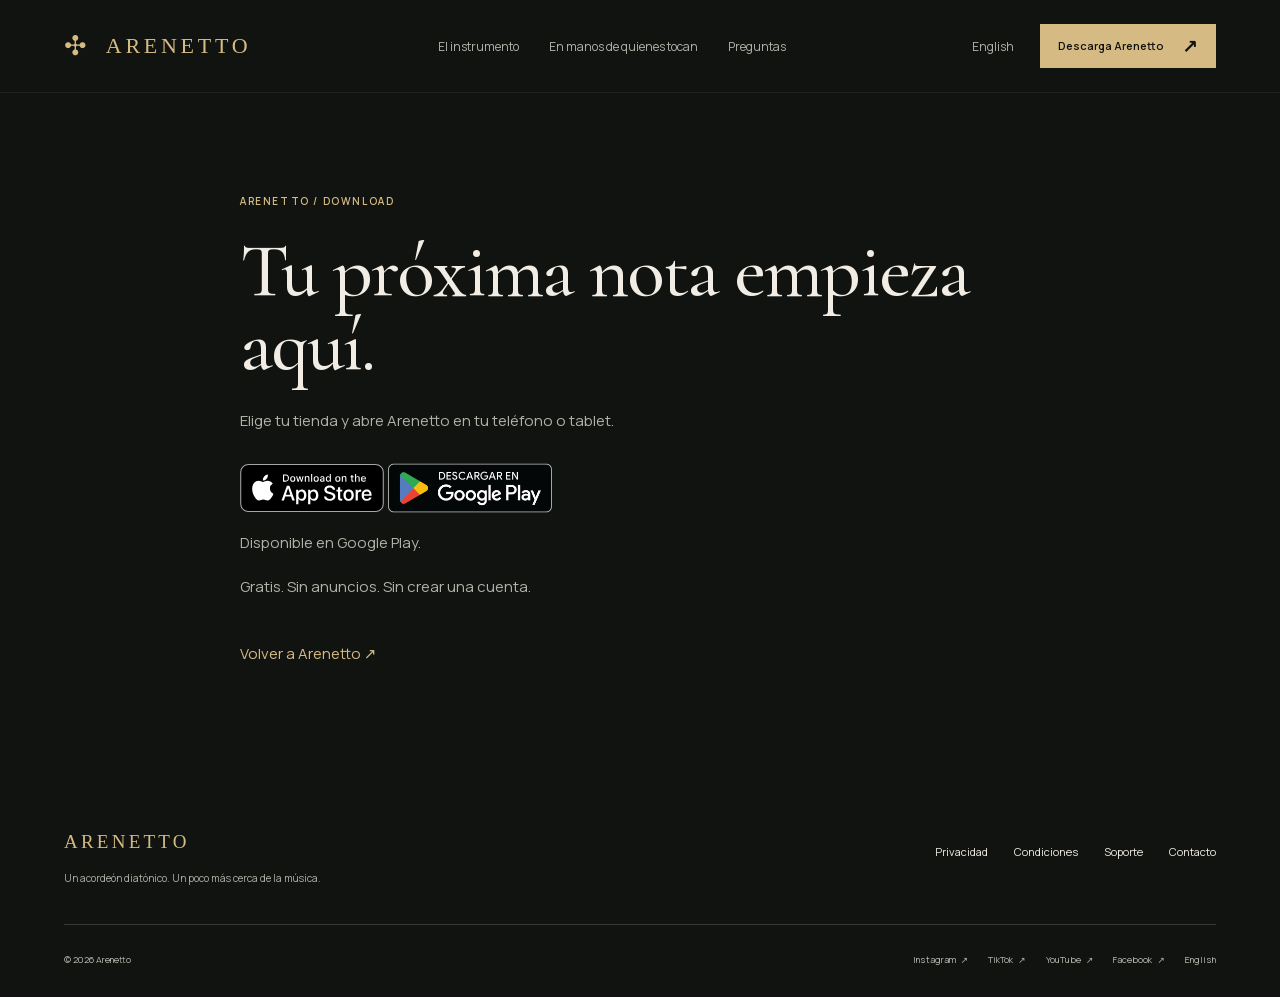
<file: es/download/index.html>
<!doctype html>
<html lang="es" data-download-source="download" data-android-available="true" data-ios-url="https://apps.apple.com/us/app/arenetto/id6791795300" data-android-url="https://play.google.com/store/apps/details?id=com.tomasarenas.arenetto" data-android-available-caption="Descarga Arenetto en Google Play" data-android-available-status="Disponible en Google Play." data-android-aria-label="Descarga Arenetto en Google Play">
<head><meta charset="utf-8"><meta name="viewport" content="width=device-width, initial-scale=1"><meta name="theme-color" content="#111311"><title>Arenetto — Descarga Arenetto</title><meta name="description" content="Toca norteño y vallenato en tu teléfono o tablet. Un acordeón diatónico con 28, 31 o 34 botones, afinaciones y control de fuelle. Gratis y sin anuncios."><meta name="apple-itunes-app" content="app-id=6791795300"><link rel="canonical" href="https://arenetto.app/es/download/"><link rel="alternate" hreflang="es" href="https://arenetto.app/es/download/"><link rel="alternate" hreflang="en" href="https://arenetto.app/download/"><link rel="alternate" hreflang="x-default" href="https://arenetto.app/download/"><meta property="og:type" content="website"><meta property="og:title" content="Arenetto — Descarga Arenetto"><meta property="og:description" content="Toca norteño y vallenato en tu teléfono o tablet. Un acordeón diatónico con 28, 31 o 34 botones, afinaciones y control de fuelle. Gratis y sin anuncios."><meta property="og:url" content="https://arenetto.app/es/download/"><meta property="og:image" content="https://arenetto.app/assets/images/phone-norteno.jpg"><meta name="twitter:card" content="summary_large_image"><meta name="twitter:title" content="Arenetto — Descarga Arenetto"><meta name="twitter:description" content="Toca norteño y vallenato en tu teléfono o tablet. Un acordeón diatónico con 28, 31 o 34 botones, afinaciones y control de fuelle. Gratis y sin anuncios."><meta name="twitter:image" content="https://arenetto.app/assets/images/phone-norteno.jpg"><link rel="icon" href="/assets/images/app-icon.png"><link rel="preload" href="/assets/fonts/cormorant-regular.woff2" as="font" type="font/woff2" crossorigin><link rel="stylesheet" href="/assets/arenetto.css"></head>
<body><a class="skip-link" href="#main-content">Saltar al contenido</a><header class="site-header"><div class="container header-inner"><a class="wordmark" href="/es/" aria-label="Arenetto"><span class="brand-symbol" aria-hidden="true">✣</span> ARENETTO</a><nav class="main-nav" aria-label="Navegación principal"><a href="/es/#instrument">El instrumento</a><a href="/es/#sessions">En manos de quienes tocan</a><a href="/es/#questions">Preguntas</a></nav><div class="header-actions"><a class="language-link" href="/download/" lang="en">English</a><a class="button button-small" href="/es/#download">Descarga Arenetto <span aria-hidden="true">↗</span></a></div></div></header><main class="standalone-download container" id="main-content"><p class="eyebrow">ARENETTO / DOWNLOAD</p><h1>Tu próxima nota empieza aquí.</h1><p>Elige tu tienda y abre Arenetto en tu teléfono o tablet.</p><div class="store-badges"><a data-store="ios" href="https://apps.apple.com/us/app/arenetto/id6791795300" aria-label="Descarga Arenetto en App Store"><img src="/assets/images/app-store-badge.svg"  alt="Descarga Arenetto en App Store" width="120" height="40" ></a><a data-store="android" href="https://play.google.com/store/apps/details?id=com.tomasarenas.arenetto" aria-label="Descarga Arenetto en Google Play"><img src="/assets/images/google-play-badge-es.png"  alt="Descarga Arenetto en Google Play" width="646" height="250" ></a></div><p data-android-status role="status" aria-live="polite">Disponible en Google Play.</p><p data-embedded-browser-note hidden>Si tu app social no abre la tienda, usa su menú para abrir esta página en tu navegador.</p><p>Gratis. Sin anuncios. Sin crear una cuenta.</p><a class="text-link" href="/es/">Volver a Arenetto <span aria-hidden="true">↗</span></a></main><footer class="site-footer"><div class="container footer-top"><div><a class="wordmark" href="/es/">ARENETTO</a><p>Un acordeón diatónico. Un poco más cerca de la música.</p></div><nav aria-label="Navegación del pie de página"><a href="/es/privacy/">Privacidad</a><a href="/es/terms/">Condiciones</a><a href="/es/support/">Soporte</a><a href="mailto:support@arenetto.app">Contacto</a></nav></div><div class="container footer-bottom"><small>© 2026 Arenetto</small><div><a href="https://www.instagram.com/arenetto.accordion/" target="_blank" rel="noopener noreferrer">Instagram <span aria-hidden="true">↗</span></a><a href="https://www.tiktok.com/@arenetto.accordion" target="_blank" rel="noopener noreferrer">TikTok <span aria-hidden="true">↗</span></a><a href="https://www.youtube.com/@arenettoapp" target="_blank" rel="noopener noreferrer">YouTube <span aria-hidden="true">↗</span></a><a href="https://www.facebook.com/p/Arenetto-Accordion-61591586806487/" target="_blank" rel="noopener noreferrer">Facebook <span aria-hidden="true">↗</span></a><a href="/" lang="en">English</a></div></div></footer><script src="../../assets/download.js" defer></script></body>
</html>
</file>
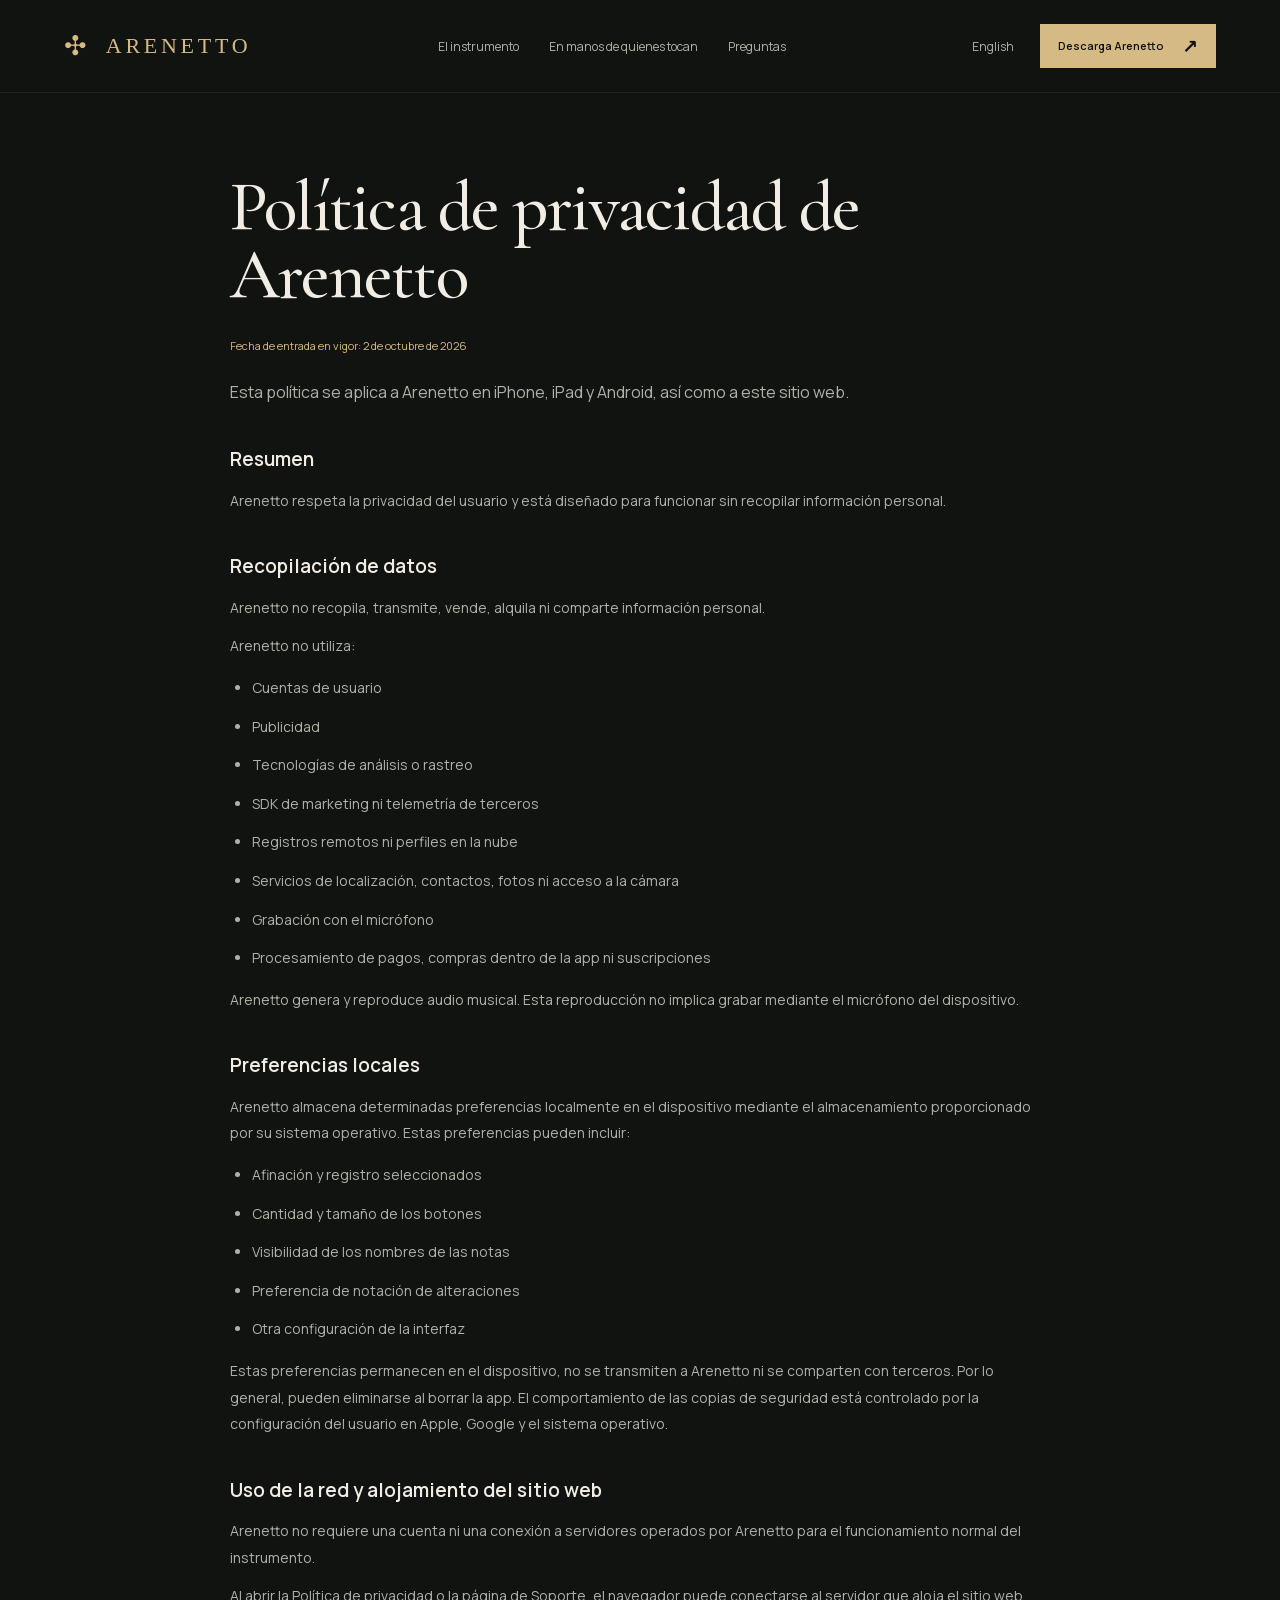
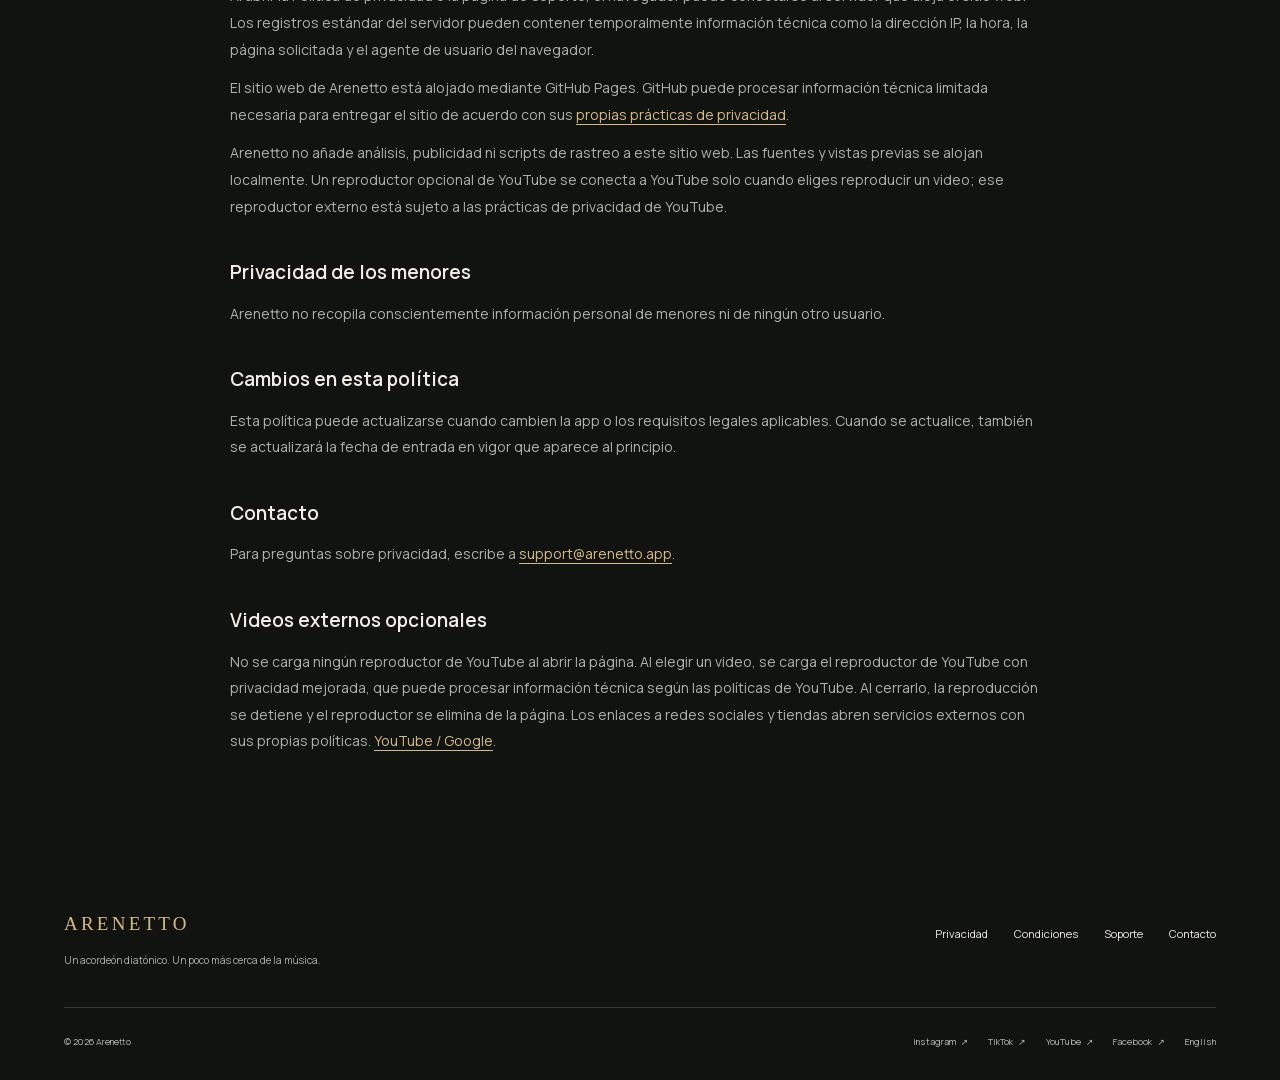
<file: es/privacy/index.html>
<!doctype html>
<html lang="es">
<head><meta charset="utf-8"><meta name="viewport" content="width=device-width, initial-scale=1"><meta name="theme-color" content="#111311"><title>Arenetto — Privacidad</title><meta name="description" content="Toca norteño y vallenato en tu teléfono o tablet. Un acordeón diatónico con 28, 31 o 34 botones, afinaciones y control de fuelle. Gratis y sin anuncios."><meta name="apple-itunes-app" content="app-id=6791795300"><link rel="canonical" href="https://arenetto.app/es/privacy/"><link rel="alternate" hreflang="es" href="https://arenetto.app/es/privacy/"><link rel="alternate" hreflang="en" href="https://arenetto.app/privacy/"><link rel="alternate" hreflang="x-default" href="https://arenetto.app/privacy/"><meta property="og:type" content="website"><meta property="og:title" content="Arenetto — Privacidad"><meta property="og:description" content="Toca norteño y vallenato en tu teléfono o tablet. Un acordeón diatónico con 28, 31 o 34 botones, afinaciones y control de fuelle. Gratis y sin anuncios."><meta property="og:url" content="https://arenetto.app/es/privacy/"><meta property="og:image" content="https://arenetto.app/assets/images/phone-norteno.jpg"><meta name="twitter:card" content="summary_large_image"><meta name="twitter:title" content="Arenetto — Privacidad"><meta name="twitter:description" content="Toca norteño y vallenato en tu teléfono o tablet. Un acordeón diatónico con 28, 31 o 34 botones, afinaciones y control de fuelle. Gratis y sin anuncios."><meta name="twitter:image" content="https://arenetto.app/assets/images/phone-norteno.jpg"><link rel="icon" href="/assets/images/app-icon.png"><link rel="preload" href="/assets/fonts/cormorant-regular.woff2" as="font" type="font/woff2" crossorigin><link rel="stylesheet" href="/assets/arenetto.css"></head>
<body><a class="skip-link" href="#main-content">Saltar al contenido</a><header class="site-header"><div class="container header-inner"><a class="wordmark" href="/es/" aria-label="Arenetto"><span class="brand-symbol" aria-hidden="true">✣</span> ARENETTO</a><nav class="main-nav" aria-label="Navegación principal"><a href="/es/#instrument">El instrumento</a><a href="/es/#sessions">En manos de quienes tocan</a><a href="/es/#questions">Preguntas</a></nav><div class="header-actions"><a class="language-link" href="/privacy/" lang="en">English</a><a class="button button-small" href="/es/#download">Descarga Arenetto <span aria-hidden="true">↗</span></a></div></div></header><main class="content-page container" id="main-content"><h1>Política de privacidad de Arenetto</h1>
      <p class="effective-date">Fecha de entrada en vigor: 2 de octubre de 2026</p>
      <p class="content-intro">Esta política se aplica a Arenetto en iPhone, iPad y Android, así como a este sitio web.</p>

      <section class="content-section" aria-labelledby="overview">
        <h2 id="overview">Resumen</h2>
        <p>Arenetto respeta la privacidad del usuario y está diseñado para funcionar sin recopilar información personal.</p>
      </section>

      <section class="content-section" aria-labelledby="data-collection">
        <h2 id="data-collection">Recopilación de datos</h2>
        <p>Arenetto no recopila, transmite, vende, alquila ni comparte información personal.</p>
        <p>Arenetto no utiliza:</p>
        <ul>
          <li>Cuentas de usuario</li>
          <li>Publicidad</li>
          <li>Tecnologías de análisis o rastreo</li>
          <li>SDK de marketing ni telemetría de terceros</li>
          <li>Registros remotos ni perfiles en la nube</li>
          <li>Servicios de localización, contactos, fotos ni acceso a la cámara</li>
          <li>Grabación con el micrófono</li>
          <li>Procesamiento de pagos, compras dentro de la app ni suscripciones</li>
        </ul>
        <p>Arenetto genera y reproduce audio musical. Esta reproducción no implica grabar mediante el micrófono del dispositivo.</p>
      </section>

      <section class="content-section" aria-labelledby="local-preferences">
        <h2 id="local-preferences">Preferencias locales</h2>
        <p>Arenetto almacena determinadas preferencias localmente en el dispositivo mediante el almacenamiento proporcionado por su sistema operativo. Estas preferencias pueden incluir:</p>
        <ul>
          <li>Afinación y registro seleccionados</li>
          <li>Cantidad y tamaño de los botones</li>
          <li>Visibilidad de los nombres de las notas</li>
          <li>Preferencia de notación de alteraciones</li>
          <li>Otra configuración de la interfaz</li>
        </ul>
        <p>Estas preferencias permanecen en el dispositivo, no se transmiten a Arenetto ni se comparten con terceros. Por lo general, pueden eliminarse al borrar la app. El comportamiento de las copias de seguridad está controlado por la configuración del usuario en Apple, Google y el sistema operativo.</p>
      </section>

      <section class="content-section" aria-labelledby="network-use">
        <h2 id="network-use">Uso de la red y alojamiento del sitio web</h2>
        <p>Arenetto no requiere una cuenta ni una conexión a servidores operados por Arenetto para el funcionamiento normal del instrumento.</p>
        <p>Al abrir la Política de privacidad o la página de Soporte, el navegador puede conectarse al servidor que aloja el sitio web. Los registros estándar del servidor pueden contener temporalmente información técnica como la dirección IP, la hora, la página solicitada y el agente de usuario del navegador.</p>
        <p>El sitio web de Arenetto está alojado mediante GitHub Pages. GitHub puede procesar información técnica limitada necesaria para entregar el sitio de acuerdo con sus <a href="https://docs.github.com/en/site-policy/privacy-policies/github-general-privacy-statement">propias prácticas de privacidad</a>.</p>
        <p>Arenetto no añade análisis, publicidad ni scripts de rastreo a este sitio web. Las fuentes y vistas previas se alojan localmente. Un reproductor opcional de YouTube se conecta a YouTube solo cuando eliges reproducir un video; ese reproductor externo está sujeto a las prácticas de privacidad de YouTube.</p>
      </section>

      <section class="content-section" aria-labelledby="children">
        <h2 id="children">Privacidad de los menores</h2>
        <p>Arenetto no recopila conscientemente información personal de menores ni de ningún otro usuario.</p>
      </section>

      <section class="content-section" aria-labelledby="changes">
        <h2 id="changes">Cambios en esta política</h2>
        <p>Esta política puede actualizarse cuando cambien la app o los requisitos legales aplicables. Cuando se actualice, también se actualizará la fecha de entrada en vigor que aparece al principio.</p>
      </section>

      <section class="content-section" aria-labelledby="contact">
        <h2 id="contact">Contacto</h2>
        <p>Para preguntas sobre privacidad, escribe a <a href="mailto:support@arenetto.app">support@arenetto.app</a>.</p>
      </section><section class="content-section"><h2>Videos externos opcionales</h2><p>No se carga ningún reproductor de YouTube al abrir la página. Al elegir un video, se carga el reproductor de YouTube con privacidad mejorada, que puede procesar información técnica según las políticas de YouTube. Al cerrarlo, la reproducción se detiene y el reproductor se elimina de la página. Los enlaces a redes sociales y tiendas abren servicios externos con sus propias políticas. <a href="https://policies.google.com/privacy">YouTube / Google</a>.</p></section></main><footer class="site-footer"><div class="container footer-top"><div><a class="wordmark" href="/es/">ARENETTO</a><p>Un acordeón diatónico. Un poco más cerca de la música.</p></div><nav aria-label="Navegación del pie de página"><a href="/es/privacy/">Privacidad</a><a href="/es/terms/">Condiciones</a><a href="/es/support/">Soporte</a><a href="mailto:support@arenetto.app">Contacto</a></nav></div><div class="container footer-bottom"><small>© 2026 Arenetto</small><div><a href="https://www.instagram.com/arenetto.accordion/" target="_blank" rel="noopener noreferrer">Instagram <span aria-hidden="true">↗</span></a><a href="https://www.tiktok.com/@arenetto.accordion" target="_blank" rel="noopener noreferrer">TikTok <span aria-hidden="true">↗</span></a><a href="https://www.youtube.com/@arenettoapp" target="_blank" rel="noopener noreferrer">YouTube <span aria-hidden="true">↗</span></a><a href="https://www.facebook.com/p/Arenetto-Accordion-61591586806487/" target="_blank" rel="noopener noreferrer">Facebook <span aria-hidden="true">↗</span></a><a href="/" lang="en">English</a></div></div></footer></body>
</html>
</file>
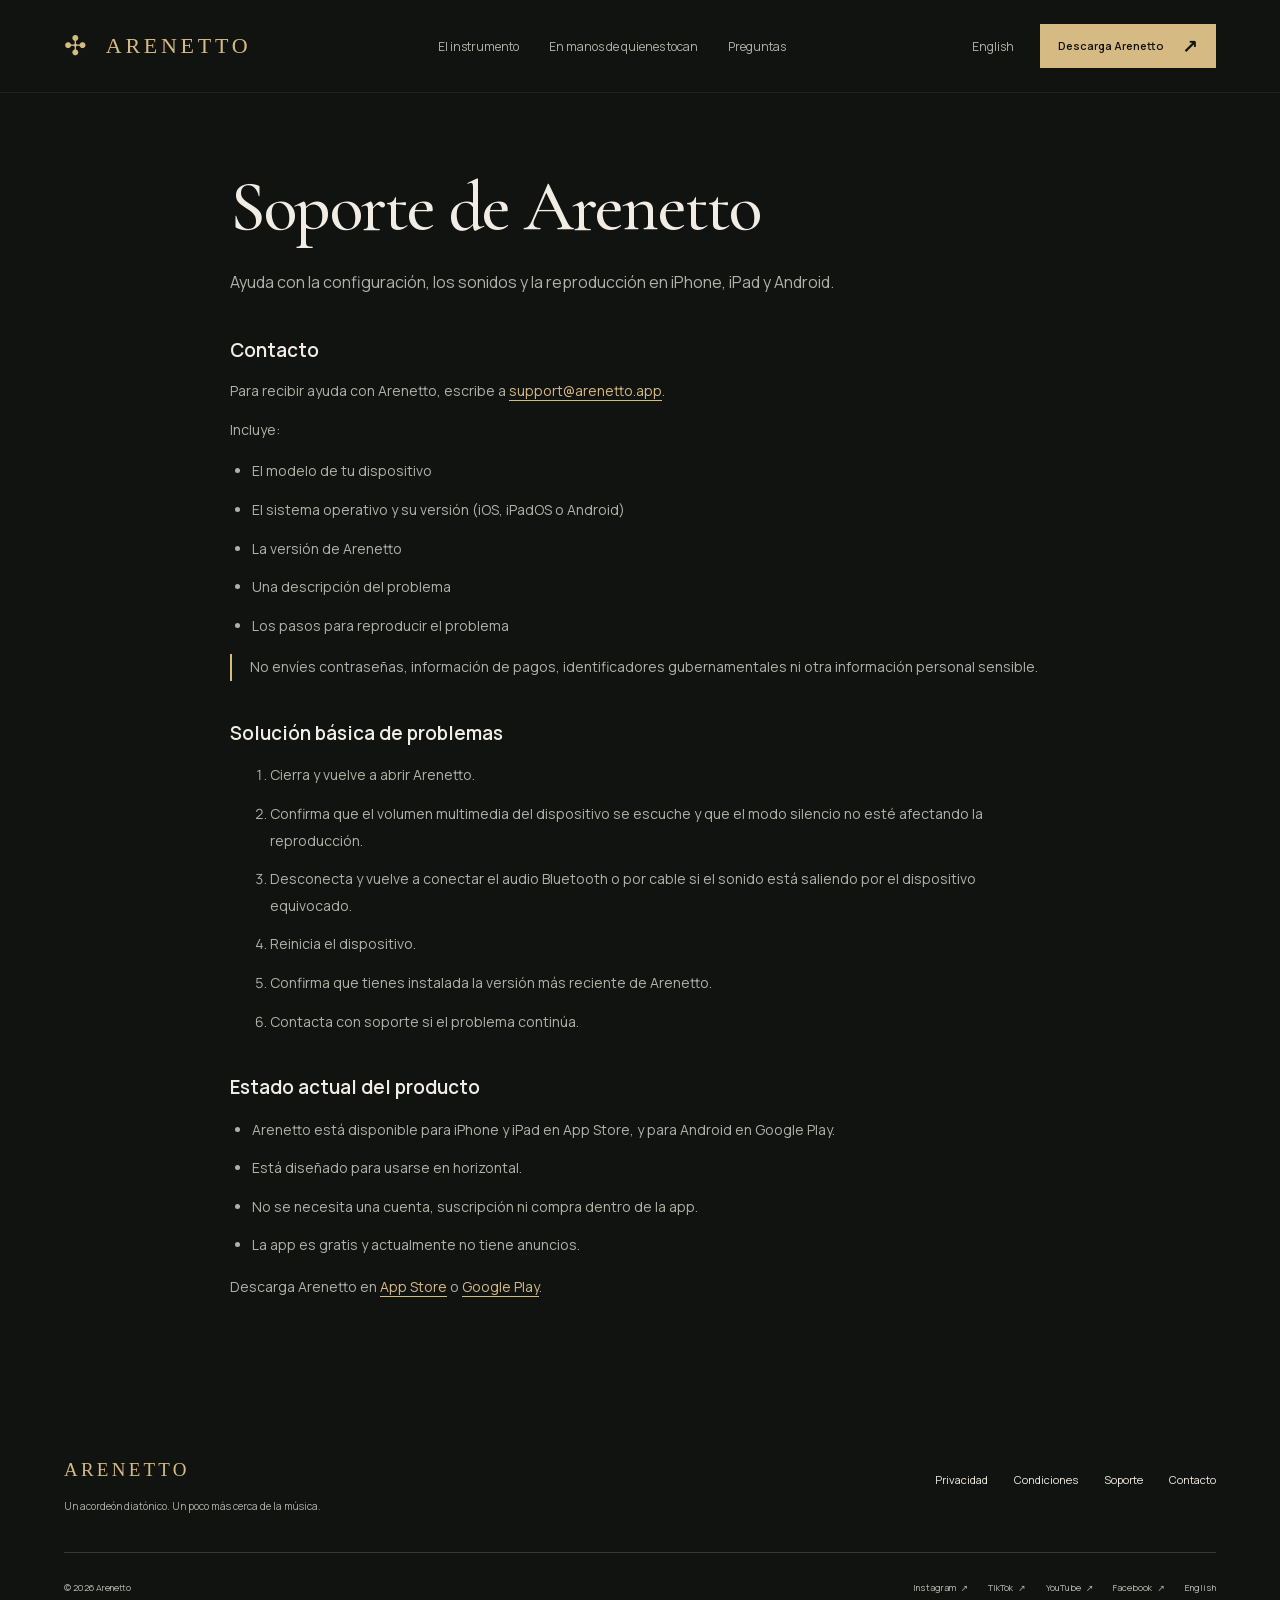
<file: es/support/index.html>
<!doctype html>
<html lang="es">
<head><meta charset="utf-8"><meta name="viewport" content="width=device-width, initial-scale=1"><meta name="theme-color" content="#111311"><title>Arenetto — Soporte</title><meta name="description" content="Toca norteño y vallenato en tu teléfono o tablet. Un acordeón diatónico con 28, 31 o 34 botones, afinaciones y control de fuelle. Gratis y sin anuncios."><meta name="apple-itunes-app" content="app-id=6791795300"><link rel="canonical" href="https://arenetto.app/es/support/"><link rel="alternate" hreflang="es" href="https://arenetto.app/es/support/"><link rel="alternate" hreflang="en" href="https://arenetto.app/support/"><link rel="alternate" hreflang="x-default" href="https://arenetto.app/support/"><meta property="og:type" content="website"><meta property="og:title" content="Arenetto — Soporte"><meta property="og:description" content="Toca norteño y vallenato en tu teléfono o tablet. Un acordeón diatónico con 28, 31 o 34 botones, afinaciones y control de fuelle. Gratis y sin anuncios."><meta property="og:url" content="https://arenetto.app/es/support/"><meta property="og:image" content="https://arenetto.app/assets/images/phone-norteno.jpg"><meta name="twitter:card" content="summary_large_image"><meta name="twitter:title" content="Arenetto — Soporte"><meta name="twitter:description" content="Toca norteño y vallenato en tu teléfono o tablet. Un acordeón diatónico con 28, 31 o 34 botones, afinaciones y control de fuelle. Gratis y sin anuncios."><meta name="twitter:image" content="https://arenetto.app/assets/images/phone-norteno.jpg"><link rel="icon" href="/assets/images/app-icon.png"><link rel="preload" href="/assets/fonts/cormorant-regular.woff2" as="font" type="font/woff2" crossorigin><link rel="stylesheet" href="/assets/arenetto.css"></head>
<body><a class="skip-link" href="#main-content">Saltar al contenido</a><header class="site-header"><div class="container header-inner"><a class="wordmark" href="/es/" aria-label="Arenetto"><span class="brand-symbol" aria-hidden="true">✣</span> ARENETTO</a><nav class="main-nav" aria-label="Navegación principal"><a href="/es/#instrument">El instrumento</a><a href="/es/#sessions">En manos de quienes tocan</a><a href="/es/#questions">Preguntas</a></nav><div class="header-actions"><a class="language-link" href="/support/" lang="en">English</a><a class="button button-small" href="/es/#download">Descarga Arenetto <span aria-hidden="true">↗</span></a></div></div></header><main class="content-page container" id="main-content"><h1>Soporte de Arenetto</h1>
      <p class="content-intro">Ayuda con la configuración, los sonidos y la reproducción en iPhone, iPad y Android.</p>

      <section class="content-section" aria-labelledby="contact">
        <h2 id="contact">Contacto</h2>
        <p>Para recibir ayuda con Arenetto, escribe a <a href="mailto:support@arenetto.app?subject=Arenetto%20Support">support@arenetto.app</a>.</p>
        <p>Incluye:</p>
        <ul>
          <li>El modelo de tu dispositivo</li>
          <li>El sistema operativo y su versión (iOS, iPadOS o Android)</li>
          <li>La versión de Arenetto</li>
          <li>Una descripción del problema</li>
          <li>Los pasos para reproducir el problema</li>
        </ul>
        <p class="notice">No envíes contraseñas, información de pagos, identificadores gubernamentales ni otra información personal sensible.</p>
      </section>

      <section class="content-section" aria-labelledby="troubleshooting">
        <h2 id="troubleshooting">Solución básica de problemas</h2>
        <ol>
          <li>Cierra y vuelve a abrir Arenetto.</li>
          <li>Confirma que el volumen multimedia del dispositivo se escuche y que el modo silencio no esté afectando la reproducción.</li>
          <li>Desconecta y vuelve a conectar el audio Bluetooth o por cable si el sonido está saliendo por el dispositivo equivocado.</li>
          <li>Reinicia el dispositivo.</li>
          <li>Confirma que tienes instalada la versión más reciente de Arenetto.</li>
          <li>Contacta con soporte si el problema continúa.</li>
        </ol>
      </section>

      <section class="content-section" aria-labelledby="product-status">
        <h2 id="product-status">Estado actual del producto</h2>
        <ul>
          <li>Arenetto está disponible para iPhone y iPad en App Store, y para Android en Google Play.</li>
          <li>Está diseñado para usarse en horizontal.</li>
          <li>No se necesita una cuenta, suscripción ni compra dentro de la app.</li>
          <li>La app es gratis y actualmente no tiene anuncios.</li>
        </ul>
        <p>Descarga Arenetto en <a href="https://apps.apple.com/us/app/arenetto/id6791795300">App Store</a> o <a href="https://play.google.com/store/apps/details?id=com.tomasarenas.arenetto">Google Play</a>.</p>
      </section></main><footer class="site-footer"><div class="container footer-top"><div><a class="wordmark" href="/es/">ARENETTO</a><p>Un acordeón diatónico. Un poco más cerca de la música.</p></div><nav aria-label="Navegación del pie de página"><a href="/es/privacy/">Privacidad</a><a href="/es/terms/">Condiciones</a><a href="/es/support/">Soporte</a><a href="mailto:support@arenetto.app">Contacto</a></nav></div><div class="container footer-bottom"><small>© 2026 Arenetto</small><div><a href="https://www.instagram.com/arenetto.accordion/" target="_blank" rel="noopener noreferrer">Instagram <span aria-hidden="true">↗</span></a><a href="https://www.tiktok.com/@arenetto.accordion" target="_blank" rel="noopener noreferrer">TikTok <span aria-hidden="true">↗</span></a><a href="https://www.youtube.com/@arenettoapp" target="_blank" rel="noopener noreferrer">YouTube <span aria-hidden="true">↗</span></a><a href="https://www.facebook.com/p/Arenetto-Accordion-61591586806487/" target="_blank" rel="noopener noreferrer">Facebook <span aria-hidden="true">↗</span></a><a href="/" lang="en">English</a></div></div></footer></body>
</html>
</file>
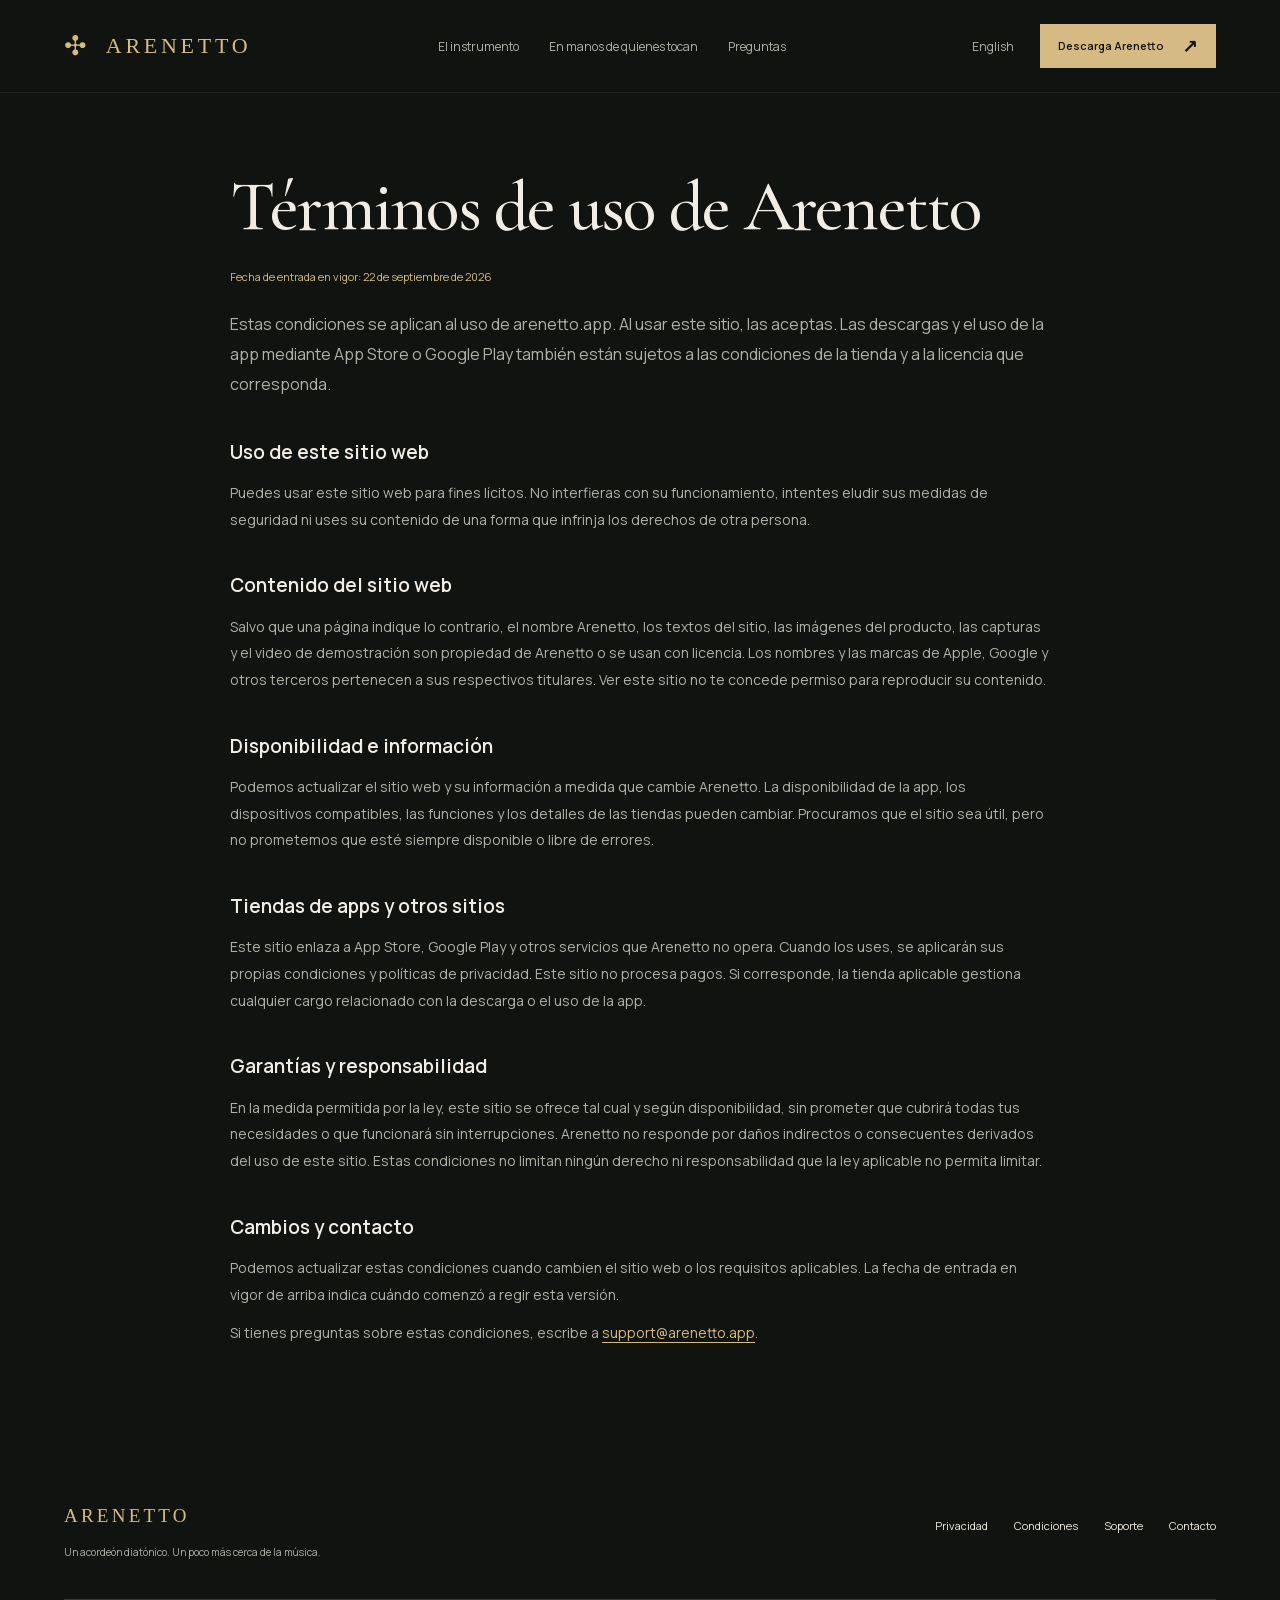
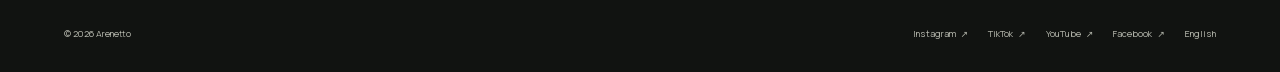
<file: es/terms/index.html>
<!doctype html>
<html lang="es">
<head><meta charset="utf-8"><meta name="viewport" content="width=device-width, initial-scale=1"><meta name="theme-color" content="#111311"><title>Arenetto — Condiciones</title><meta name="description" content="Toca norteño y vallenato en tu teléfono o tablet. Un acordeón diatónico con 28, 31 o 34 botones, afinaciones y control de fuelle. Gratis y sin anuncios."><meta name="apple-itunes-app" content="app-id=6791795300"><link rel="canonical" href="https://arenetto.app/es/terms/"><link rel="alternate" hreflang="es" href="https://arenetto.app/es/terms/"><link rel="alternate" hreflang="en" href="https://arenetto.app/terms/"><link rel="alternate" hreflang="x-default" href="https://arenetto.app/terms/"><meta property="og:type" content="website"><meta property="og:title" content="Arenetto — Condiciones"><meta property="og:description" content="Toca norteño y vallenato en tu teléfono o tablet. Un acordeón diatónico con 28, 31 o 34 botones, afinaciones y control de fuelle. Gratis y sin anuncios."><meta property="og:url" content="https://arenetto.app/es/terms/"><meta property="og:image" content="https://arenetto.app/assets/images/phone-norteno.jpg"><meta name="twitter:card" content="summary_large_image"><meta name="twitter:title" content="Arenetto — Condiciones"><meta name="twitter:description" content="Toca norteño y vallenato en tu teléfono o tablet. Un acordeón diatónico con 28, 31 o 34 botones, afinaciones y control de fuelle. Gratis y sin anuncios."><meta name="twitter:image" content="https://arenetto.app/assets/images/phone-norteno.jpg"><link rel="icon" href="/assets/images/app-icon.png"><link rel="preload" href="/assets/fonts/cormorant-regular.woff2" as="font" type="font/woff2" crossorigin><link rel="stylesheet" href="/assets/arenetto.css"></head>
<body><a class="skip-link" href="#main-content">Saltar al contenido</a><header class="site-header"><div class="container header-inner"><a class="wordmark" href="/es/" aria-label="Arenetto"><span class="brand-symbol" aria-hidden="true">✣</span> ARENETTO</a><nav class="main-nav" aria-label="Navegación principal"><a href="/es/#instrument">El instrumento</a><a href="/es/#sessions">En manos de quienes tocan</a><a href="/es/#questions">Preguntas</a></nav><div class="header-actions"><a class="language-link" href="/terms/" lang="en">English</a><a class="button button-small" href="/es/#download">Descarga Arenetto <span aria-hidden="true">↗</span></a></div></div></header><main class="content-page container" id="main-content"><h1>Términos de uso de Arenetto</h1>
      <p class="effective-date">Fecha de entrada en vigor: 22 de septiembre de 2026</p>
      <p class="content-intro">Estas condiciones se aplican al uso de arenetto.app. Al usar este sitio, las aceptas. Las descargas y el uso de la app mediante App Store o Google Play también están sujetos a las condiciones de la tienda y a la licencia que corresponda.</p>

      <section class="content-section" aria-labelledby="website-use">
        <h2 id="website-use">Uso de este sitio web</h2>
        <p>Puedes usar este sitio web para fines lícitos. No interfieras con su funcionamiento, intentes eludir sus medidas de seguridad ni uses su contenido de una forma que infrinja los derechos de otra persona.</p>
      </section>

      <section class="content-section" aria-labelledby="ownership">
        <h2 id="ownership">Contenido del sitio web</h2>
        <p>Salvo que una página indique lo contrario, el nombre Arenetto, los textos del sitio, las imágenes del producto, las capturas y el video de demostración son propiedad de Arenetto o se usan con licencia. Los nombres y las marcas de Apple, Google y otros terceros pertenecen a sus respectivos titulares. Ver este sitio no te concede permiso para reproducir su contenido.</p>
      </section>

      <section class="content-section" aria-labelledby="availability">
        <h2 id="availability">Disponibilidad e información</h2>
        <p>Podemos actualizar el sitio web y su información a medida que cambie Arenetto. La disponibilidad de la app, los dispositivos compatibles, las funciones y los detalles de las tiendas pueden cambiar. Procuramos que el sitio sea útil, pero no prometemos que esté siempre disponible o libre de errores.</p>
      </section>

      <section class="content-section" aria-labelledby="third-parties">
        <h2 id="third-parties">Tiendas de apps y otros sitios</h2>
        <p>Este sitio enlaza a App Store, Google Play y otros servicios que Arenetto no opera. Cuando los uses, se aplicarán sus propias condiciones y políticas de privacidad. Este sitio no procesa pagos. Si corresponde, la tienda aplicable gestiona cualquier cargo relacionado con la descarga o el uso de la app.</p>
      </section>

      <section class="content-section" aria-labelledby="warranties">
        <h2 id="warranties">Garantías y responsabilidad</h2>
        <p>En la medida permitida por la ley, este sitio se ofrece tal cual y según disponibilidad, sin prometer que cubrirá todas tus necesidades o que funcionará sin interrupciones. Arenetto no responde por daños indirectos o consecuentes derivados del uso de este sitio. Estas condiciones no limitan ningún derecho ni responsabilidad que la ley aplicable no permita limitar.</p>
      </section>

      <section class="content-section" aria-labelledby="changes">
        <h2 id="changes">Cambios y contacto</h2>
        <p>Podemos actualizar estas condiciones cuando cambien el sitio web o los requisitos aplicables. La fecha de entrada en vigor de arriba indica cuándo comenzó a regir esta versión.</p>
        <p>Si tienes preguntas sobre estas condiciones, escribe a <a href="mailto:support@arenetto.app">support@arenetto.app</a>.</p>
      </section></main><footer class="site-footer"><div class="container footer-top"><div><a class="wordmark" href="/es/">ARENETTO</a><p>Un acordeón diatónico. Un poco más cerca de la música.</p></div><nav aria-label="Navegación del pie de página"><a href="/es/privacy/">Privacidad</a><a href="/es/terms/">Condiciones</a><a href="/es/support/">Soporte</a><a href="mailto:support@arenetto.app">Contacto</a></nav></div><div class="container footer-bottom"><small>© 2026 Arenetto</small><div><a href="https://www.instagram.com/arenetto.accordion/" target="_blank" rel="noopener noreferrer">Instagram <span aria-hidden="true">↗</span></a><a href="https://www.tiktok.com/@arenetto.accordion" target="_blank" rel="noopener noreferrer">TikTok <span aria-hidden="true">↗</span></a><a href="https://www.youtube.com/@arenettoapp" target="_blank" rel="noopener noreferrer">YouTube <span aria-hidden="true">↗</span></a><a href="https://www.facebook.com/p/Arenetto-Accordion-61591586806487/" target="_blank" rel="noopener noreferrer">Facebook <span aria-hidden="true">↗</span></a><a href="/" lang="en">English</a></div></div></footer></body>
</html>
</file>
<file: assets/arenetto.css>
@font-face{font-family:Cormorant;src:url('/assets/fonts/cormorant-regular.woff2') format('woff2');font-style:normal;font-weight:500;font-display:swap}
@font-face{font-family:Cormorant;src:url('/assets/fonts/cormorant-italic.woff2') format('woff2');font-style:italic;font-weight:500;font-display:swap}
@font-face{font-family:Manrope;src:url('/assets/fonts/manrope.woff2') format('woff2');font-weight:400 600;font-display:swap}
@font-face{font-family:Manrope;src:url('/assets/fonts/manrope-latin-ext.woff2') format('woff2');font-weight:400 600;font-display:swap;unicode-range:U+0100-02BA,U+02BD-02C5,U+02C7-02CC,U+02CE-02D7,U+02DD-02FF,U+0304,U+0308,U+0329,U+1D00-1DBF,U+1E00-1E9F,U+1EF2-1EFF,U+2020,U+20A0-20AB,U+20AD-20C0,U+2113,U+2C60-2C7F,U+A720-A7FF}

:root{--ink:#111311;--surface:#191c19;--paper:#f1ede4;--paper-muted:#e8e2d6;--gold:#d6ba83;--muted:#b0b2a8;--line:#363a33;--display:Cormorant,Georgia,serif;--body:Manrope,system-ui,sans-serif;--gutter:clamp(22px,5vw,84px);color-scheme:dark}
*{box-sizing:border-box}
html{scroll-behavior:smooth;scroll-padding-top:90px}
body{margin:0;background:var(--ink);color:var(--paper);font:400 15px/1.75 var(--body);-webkit-font-smoothing:antialiased}
button,input,select{font:inherit}
button,a{-webkit-tap-highlight-color:transparent}
a{color:inherit;text-decoration:none}
button{color:inherit;cursor:pointer}
button:disabled{cursor:default}
img{display:block;max-width:100%;height:auto}
svg{width:24px;height:24px;fill:currentColor;flex:none}
figure,p,h1,h2,h3,blockquote{margin:0}
h1,h2,h3{font-weight:500}
ul{padding-left:22px}
[hidden]{display:none!important}
:focus-visible{outline:2px solid var(--gold);outline-offset:6px}
::selection{background:var(--gold);color:var(--ink)}
.container{max-width:1440px;width:calc(100% - var(--gutter)*2);margin-inline:auto}
.section{padding-block:110px}
.eyebrow{font-size:10px;line-height:1.6;letter-spacing:.16em;font-weight:600;color:var(--gold);text-transform:uppercase}
h1,h2{font-family:var(--display);line-height:.97;letter-spacing:-.025em}
h2{font-size:clamp(46px,4.7vw,74px)}
h2 em,h1 em{font-weight:500;color:var(--gold)}
.skip-link{position:fixed;top:8px;left:16px;z-index:100;padding:12px 20px;background:var(--paper);color:var(--ink);transform:translateY(-160%)}
.skip-link:focus{transform:translateY(0)}
.site-header{border-bottom:1px solid #ffffff0f;background:var(--ink);position:relative;z-index:10}
.header-inner{min-height:92px;display:flex;align-items:center;justify-content:space-between;gap:32px}
.wordmark{font-family:Georgia,serif;font-size:22px;letter-spacing:.17em;line-height:1;white-space:nowrap;color:var(--gold)}
.brand-symbol{font-size:27px;vertical-align:-2px;margin-right:7px}
.main-nav{display:flex;gap:30px;font-size:12px;color:var(--muted)}
.main-nav a,.language-link,.site-footer a,.social-row a{transition:color .15s ease}
.main-nav a:hover,.site-footer a:hover,.social-row a:hover{color:var(--gold)}
.header-actions{display:flex;align-items:center;gap:26px}
.language-link{font-size:12px;color:var(--muted)}
.language-link:hover{color:var(--paper)}
.button{display:inline-flex;align-items:center;justify-content:center;gap:20px;padding:16px 24px;background:var(--gold);color:var(--ink);font-size:13px;font-weight:600;border:1px solid transparent;transition:background .15s ease}
.button:hover{background:#e4cfa5}
.button-small{padding:10px 17px;min-height:44px;font-size:11px;gap:18px}
.button span{font-size:19px;line-height:1}
.hero{overflow:hidden;padding-top:78px;background:var(--ink)}
.hero-grid{display:grid;grid-template-columns:1fr 1.35fr;align-items:center;gap:4%;min-height:450px}
.hero-copy{position:relative;z-index:1;padding-bottom:26px}
.hero h1{font-size:clamp(68px,6.65vw,104px);margin-top:29px;white-space:nowrap}
.live-dot{display:inline-block;width:5px;height:5px;border-radius:50%;background:var(--gold);vertical-align:2px;margin-right:10px}
.hero-intro{max-width:370px;color:var(--muted);margin-top:26px;font-size:15px;line-height:1.85}
.store-badges{display:flex;align-items:center;gap:12px;margin-top:30px;flex-wrap:wrap}
.store-badges a{display:block;border-radius:6px;transition:transform .15s ease;min-height:48px}
.store-badges a:hover{transform:translateY(-2px)}
.store-badges a[data-store='ios'] img{width:144px;height:48px}
.store-badges a[data-store='android']{margin:-9px -8px}
.store-badges a[data-store='android'] img{width:164px;height:63.5px;object-fit:contain}
.hero-trust{font-size:10px;color:var(--muted);margin-top:14px;letter-spacing:.02em}
.text-button{background:none;border:0;border-bottom:1px solid #d6ba8355;padding:0 0 8px;display:inline-flex;align-items:center;gap:9px;color:var(--gold);font-size:12px;min-height:44px;transition:border-color .15s ease}
.text-button svg{width:15px;height:15px}
.text-button:hover{border-color:var(--gold)}
.hero-demo{margin-top:25px}
.hero-demo>span{margin-left:16px}
.hero-instrument{position:relative;padding-bottom:42px;align-self:center;min-width:0}
.instrument-frame{border-radius:22px;padding:7px;background:#292c27;border:1px solid #666d5750;box-shadow:0 36px 65px #0007;transform:rotate(-3deg)}
.instrument-frame img{width:100%;border-radius:16px}
.hero-instrument figcaption{display:flex;align-items:center;gap:12px;font-size:9px;color:var(--muted);margin:35px 0 0 12px;position:relative;z-index:1}
.caption-line{width:25px;height:1px;background:var(--gold);flex:none}
.hero-script{position:absolute;right:5%;bottom:-21px;font-family:var(--display);font-size:72px;color:#d6ba8326;font-style:italic;transform:rotate(-7deg);pointer-events:none}
.hero-facts{display:flex;align-items:center;gap:7%;border-top:1px solid var(--line);padding-block:27px;margin-top:62px}
.hero-facts>div{display:flex;flex-direction:column}
.hero-facts strong{font-size:15px;font-weight:600}
.hero-facts span:not(.landscape-mark){font-size:10px;color:var(--muted);margin-top:3px}
.landscape-mark{font-family:Georgia,serif;font-size:30px;color:var(--gold);margin-left:auto}
.instrument-section{background:var(--paper);color:var(--ink);color-scheme:light}
.instrument-section .eyebrow,.reviews-section .eyebrow{color:#806b42}
.instrument-section h2 em,.reviews-section h2 em{color:#8b7249}
.section-heading{display:flex;align-items:flex-end;justify-content:space-between;gap:8%;margin-bottom:45px}
.section-heading h2{margin-top:18px}
.section-heading>p{max-width:335px;color:var(--muted);font-size:13px;line-height:1.85;padding-bottom:4px}
.instrument-section .section-heading>p,.reviews-section .section-heading>p{color:#686a60}
.family-tabs{display:flex;gap:24px;border-bottom:1px solid #23251e24;margin-bottom:36px}
.family-tab{border:0;border-bottom:2px solid transparent;background:none;color:#74756c;font-size:13px;min-height:48px;padding:8px 5px 15px;min-width:96px;text-align:left}
.family-tab[aria-pressed='true']{border-bottom-color:#8b7249;color:var(--ink);font-weight:600}
.family-tab:focus-visible{outline-color:#806b42}
.family-panel{display:grid;grid-template-columns:1.55fr 1fr;align-items:center;gap:7%}
.family-panel+.family-panel{margin-top:45px}
.family-tabs:not([hidden])~.family-panel{margin-top:0}
.family-visual{min-width:0}
.family-visual img{border-radius:12px;border:5px solid #282923;box-shadow:0 14px 25px #14150f12;width:100%}
figcaption{font-size:10px;color:var(--muted)}
.family-visual figcaption{margin-top:14px;color:#757669}
.section-number{font-size:9px;letter-spacing:.12em;color:#80704f;text-transform:uppercase}
.family-copy h3{font-size:48px;font-family:var(--display);margin-top:13px}
.family-copy p{color:#64675c;font-size:13px;line-height:1.9;margin-top:12px}
.feature-list{list-style:none;padding:0;margin:22px 0 24px;font-size:11px}
.feature-list li{padding:8px 0;border-bottom:1px solid #70736325;display:flex;align-items:center;gap:9px}
.feature-list li::before{content:'+';color:#a48a55;line-height:1;font-size:14px}
.family-copy .text-button{color:#7e653a;border-color:#7e653a55}
.playing-section{padding-bottom:96px}
.playing-grid{display:grid;grid-template-columns:repeat(3,1fr);gap:6%}
.playing-grid article{border-top:1px solid var(--line);padding-top:24px}
.step-number{font-family:var(--display);font-size:36px;line-height:1;color:var(--gold)}
.playing-grid h3{font-size:17px;font-weight:600;line-height:1.5;margin-top:28px}
.playing-grid p{font-size:13px;color:var(--muted);line-height:1.85;margin-top:12px}
.tablet-section{background:var(--surface);padding-block:80px}
.tablet-grid{display:grid;grid-template-columns:1fr 1.1fr;gap:9%;align-items:center}
.tablet-copy h2{margin:20px 0 24px;font-size:clamp(46px,4.2vw,64px)}
.tablet-copy>p:not(.eyebrow){color:var(--muted);font-size:13px;max-width:370px}
.tablet-copy .feature-list{max-width:350px}
.tablet-visual{max-width:550px;justify-self:center;min-width:0}
.tablet-visual img{border-radius:17px;padding:5px;border:1px solid #76766180;background:#222520;box-shadow:0 20px 40px #0005}
.tablet-visual figcaption{margin-top:16px;text-align:center}
.sessions-section .section-heading>p{max-width:340px}
.sessions-grid{display:grid;grid-template-columns:repeat(3,1fr);gap:26px}
.session-card{min-width:0}
.session-poster{display:block;position:relative;border:0;padding:0;width:100%;background:#262a22;overflow:hidden;border-radius:6px;aspect-ratio:4/5;text-align:left}
.session-poster>img{width:100%;height:100%;object-fit:cover;transition:transform .4s ease;filter:brightness(.8)}
.session-poster::after{content:'';position:absolute;inset:0;background:linear-gradient(transparent 35%,#10120e55)}
.session-poster:hover>img{transform:scale(1.025);filter:brightness(.95)}
.session-tag{position:absolute;top:18px;left:18px;z-index:1;font-size:9px;text-transform:uppercase;letter-spacing:.1em;background:#111311c9;border:1px solid #d6ba8340;padding:4px 10px;border-radius:2px}
.play-circle{position:absolute;top:50%;left:50%;transform:translate(-50%,-50%);width:62px;height:62px;border-radius:50%;background:#f1ede4e8;color:var(--ink);display:grid;place-items:center;z-index:1;box-shadow:0 2px 30px #0005}
.play-circle svg{width:23px;height:23px;margin-left:1px}
.session-index{position:absolute;bottom:14px;left:18px;z-index:1;font-family:var(--display);font-size:30px;color:var(--paper)}
.session-caption{display:flex;justify-content:space-between;gap:20px;align-items:center;padding:17px 2px 0}
.session-caption h3{font-size:14px;font-weight:600}
.session-caption p{font-size:10px;color:var(--muted);margin-top:3px}
.session-caption>a{font-size:26px;color:var(--gold);min-width:40px;min-height:44px;display:grid;place-items:center}
.social-row{margin-top:38px;padding-top:26px;border-top:1px solid var(--line);display:flex;justify-content:space-between;gap:24px;align-items:center;font-size:12px}
.social-row>p{color:var(--muted)}
.social-row>div{display:flex;flex-wrap:wrap;gap:10px 26px;white-space:nowrap}
.social-row a{color:var(--gold);min-height:44px;display:inline-flex;align-items:center;gap:12px}
.reviews-section{background:var(--paper);color:var(--ink);color-scheme:light}
.reviews-grid{display:grid;grid-template-columns:1fr 1fr;column-gap:7%;row-gap:40px}
.review{border-top:1px solid #23251e30;padding-top:27px;display:flex;flex-direction:column}
.stars{font-size:12px;letter-spacing:3px;color:#8b7249}
.review blockquote{font-family:var(--display);font-size:clamp(26px,2.5vw,36px);line-height:1.2;margin:23px 0 17px;max-width:440px}
.review-translation{font-size:10px;color:#6b6c61;margin-bottom:10px}
.review-original{font-size:11px;color:#6b6c61;max-width:440px;line-height:1.6}
.review-original span{display:block;font-size:9px;margin-bottom:4px}
.review figcaption{display:flex;align-items:center;justify-content:space-between;gap:20px;margin-top:auto;padding-top:23px;color:#6b6c61;font-size:10px}
.review figcaption strong{font-weight:600;color:var(--ink)}
.review figcaption a{min-height:44px;display:inline-flex;align-items:center;gap:5px}
.review-disclaimer{font-size:9px;color:#77796d;margin-top:28px}
.privacy-section{padding-block:68px;border-bottom:1px solid var(--line)}
.privacy-section h2{font-size:clamp(32px,3.7vw,52px);text-align:center}
.privacy-grid{display:grid;grid-template-columns:repeat(3,1fr);gap:40px;margin-top:45px;text-align:center}
.privacy-icon{display:block;font-size:25px;color:var(--gold);margin-bottom:9px}
.privacy-grid h3{font-size:13px;font-weight:600}
.privacy-grid p{font-size:11px;color:var(--muted);margin-top:5px}
.faq-grid{display:grid;grid-template-columns:1fr 1.3fr;gap:12%}
.faq-section h2{margin-top:20px;font-size:clamp(46px,4.4vw,66px)}
.faq-help{font-size:12px;color:var(--muted);margin-top:26px;line-height:2}
.faq-help a{color:var(--gold);display:inline-block;min-height:44px}
.faq-list details{border-bottom:1px solid var(--line)}
.faq-list details:first-child{border-top:1px solid var(--line)}
.faq-list summary{list-style:none;display:flex;justify-content:space-between;gap:24px;padding:23px 0;cursor:pointer;font-size:13px;line-height:1.5}
.faq-list summary::-webkit-details-marker{display:none}
.faq-list summary>span{font-size:20px;color:var(--gold);line-height:1}
.faq-list details[open] summary>span{transform:rotate(45deg)}
.faq-list details>p{font-size:12px;line-height:1.9;color:var(--muted);max-width:95%;padding-bottom:23px}
.download-section{background:#20241e;text-align:center;position:relative;padding-block:92px;overflow:hidden}
.download-section h2{margin-top:21px;font-size:clamp(62px,7vw,102px)}
.download-section>.container>p:not(.eyebrow):not(.hero-trust){color:var(--muted);font-size:13px;margin-top:25px}
.download-section .store-badges{justify-content:center}
.site-footer{padding-block:45px 20px;background:var(--ink)}
.footer-top{display:flex;justify-content:space-between;gap:35px;padding-bottom:37px;align-items:flex-start}
.site-footer .wordmark{font-size:19px}
.footer-top p{font-size:10px;color:var(--muted);margin-top:14px}
.footer-top nav{display:flex;gap:26px;font-size:11px}
.footer-top nav a{min-height:44px;display:flex;align-items:center}
.footer-bottom{border-top:1px solid var(--line);padding-top:16px;display:flex;justify-content:space-between;align-items:center;gap:20px;color:var(--muted);font-size:9px}
.footer-bottom small{font-size:9px}
.footer-bottom>div{display:flex;gap:20px}
.footer-bottom a{min-height:36px;display:inline-flex;align-items:center;gap:5px}
.video-dialog{padding:24px;background:var(--ink);color:var(--paper);border:1px solid var(--line);border-radius:8px;max-width:min(880px,calc(100% - 28px));width:100%;max-height:92dvh;overflow:auto}
.video-dialog::backdrop{background:#000d}
.dialog-header{display:flex;justify-content:space-between;align-items:center;gap:16px;margin-bottom:15px}
.dialog-header h2{font-family:var(--body);font-size:16px;line-height:1.5;letter-spacing:0}
.dialog-close{background:none;border:1px solid var(--line);border-radius:50%;width:44px;height:44px;flex:none;font-size:25px;line-height:1}
.video-slot{aspect-ratio:16/9;background:#050505;max-height:65dvh}
.video-slot iframe{width:100%;height:100%;border:0}
.video-notice,.video-fallback{display:block;font-size:11px;color:var(--muted);margin-top:13px}
.video-fallback{color:var(--gold);min-height:44px}
.content-page{max-width:820px;padding-block:80px 100px}
.content-page h1{font-size:clamp(44px,5.5vw,74px);margin-bottom:26px}
.effective-date{font-size:11px;color:var(--gold);margin-bottom:22px}
.content-intro{font-size:16px;color:var(--muted);line-height:1.9}
.content-section{margin-top:38px}
.content-section h2{font-family:var(--body);font-size:19px;line-height:1.5;font-weight:600;letter-spacing:0;margin-bottom:14px}
.content-section p,.content-section li{font-size:14px;color:var(--muted);line-height:1.9;margin-bottom:12px}
.content-section a,.content-intro a{color:var(--gold);text-decoration:underline;text-underline-offset:4px}
.notice{border-left:2px solid var(--gold);padding-left:18px}
.standalone-download{max-width:800px;min-height:60vh;padding-block:100px}
.standalone-download h1{font-size:clamp(50px,6vw,82px);margin:25px 0}
.standalone-download>p:not(.eyebrow){color:var(--muted);margin:18px 0}
.text-link{display:inline-block;color:var(--gold);margin-top:22px;min-height:44px}

@media(min-width:1700px){.hero-grid{gap:6%;grid-template-columns:1fr 1.45fr}.hero{padding-top:100px}}
@media(max-width:1100px){.main-nav{gap:20px;font-size:10px}.header-actions{gap:16px}.hero-grid{grid-template-columns:1fr 1.15fr;gap:4%}.hero h1{font-size:clamp(64px,7vw,80px)}.hero-intro{font-size:13px;max-width:310px}.hero-instrument{padding-bottom:30px}.hero-instrument figcaption{font-size:8px}.section{padding-block:85px}.family-panel{gap:5%}.family-copy h3{font-size:41px}.family-copy p{font-size:12px}.tablet-grid{gap:6%}.tablet-copy h2{font-size:49px}}
@media(max-width:850px){.main-nav{display:none}.hero{padding-top:55px}.hero-grid{grid-template-columns:1fr;gap:40px;text-align:center}.hero h1{font-size:clamp(70px,10vw,98px);margin-top:25px}.hero-intro{margin-inline:auto;max-width:420px;font-size:14px}.hero-copy{padding-bottom:0}.store-badges{justify-content:center}.hero-instrument{max-width:680px;margin:0 auto;width:100%;padding-bottom:0}.instrument-frame{transform:rotate(-2deg);border-radius:18px}.hero-instrument figcaption{justify-content:center;margin:24px 0 0;font-size:9px}.hero-script{display:none}.hero-facts{margin-top:42px;gap:8%;justify-content:space-between}.landscape-mark{display:none}.hero-facts strong{font-size:13px}.section-heading{gap:30px}.section-heading>p{max-width:260px;font-size:12px}.family-panel{grid-template-columns:1fr}.family-copy{margin-top:27px;max-width:520px}.family-copy h3{font-size:42px}.family-copy p{font-size:13px}.family-copy .feature-list{display:flex;gap:28px;flex-wrap:wrap;margin:16px 0}.family-copy .feature-list li{border:0}.playing-grid{gap:5%}.playing-grid h3{font-size:15px}.playing-grid p{font-size:12px}.tablet-grid{grid-template-columns:1fr;gap:38px}.tablet-copy{max-width:530px}.tablet-copy>p:not(.eyebrow){max-width:100%}.tablet-copy h2{font-size:60px}.tablet-visual{max-width:600px}.sessions-grid{gap:17px}.session-caption h3{font-size:12px}.social-row{flex-direction:column;align-items:flex-start;gap:10px}.faq-grid{gap:7%}.footer-top nav{gap:19px}}
@media(max-width:600px){:root{--gutter:24px}.header-inner{min-height:76px;gap:15px}.wordmark{font-size:17px;letter-spacing:.12em}.brand-symbol{font-size:23px;margin-right:2px}.header-actions{gap:15px}.language-link{font-size:10px}.button-small{padding:8px 10px;font-size:10px;gap:10px;min-height:44px}.button-small span{font-size:15px}.hero{padding-top:43px}.hero .eyebrow{font-size:8px;letter-spacing:.12em}.hero h1{font-size:clamp(60px,14vw,80px);margin-top:25px}.hero-intro{font-size:13px;max-width:325px;margin-top:24px;line-height:1.9}.hero .store-badges{margin-top:27px}.hero-trust{font-size:9px}.hero-demo{margin-top:18px}.hero-grid{gap:37px}.hero-instrument{width:calc(100% + 10px);margin-left:-5px}.instrument-frame{padding:4px;border-radius:12px}.instrument-frame img{border-radius:8px}.hero-instrument figcaption{font-size:8px;gap:8px;line-height:1.6;margin-top:19px}.caption-line{width:14px}.hero-facts{margin-top:34px;padding-block:22px;gap:12px;align-items:flex-start}.hero-facts>div{max-width:33%}.hero-facts strong{font-size:11px;line-height:1.5}.hero-facts span:not(.landscape-mark){font-size:8px;line-height:1.5}.section{padding-block:65px}.eyebrow{font-size:8px;letter-spacing:.13em}h2{font-size:49px;line-height:1.02}.section-heading{display:block;margin-bottom:32px}.section-heading h2{margin-top:18px}.section-heading>p{max-width:100%;margin-top:20px;font-size:12px;padding:0}.family-tabs{margin-bottom:27px;gap:25px}.family-copy{margin-top:22px}.family-copy h3{font-size:40px}.family-copy p{font-size:12px}.family-copy .feature-list{gap:5px 25px}.family-visual img{border-width:3px;border-radius:8px}.family-visual figcaption{font-size:9px}.playing-grid{grid-template-columns:1fr;gap:25px}.playing-grid article{display:grid;grid-template-columns:36px 1fr;gap:8px 17px;padding-top:23px}.step-number{font-size:30px;grid-row:1/3}.playing-grid h3{margin:0;font-size:15px}.playing-grid p{margin:0;font-size:12px}.tablet-copy h2{font-size:49px}.tablet-copy>p:not(.eyebrow){font-size:12px}.tablet-visual img{border-radius:12px}.tablet-visual figcaption{font-size:9px}.sessions-grid{grid-template-columns:1fr;gap:32px}.session-poster{aspect-ratio:4/3}.session-poster>img{object-position:center 44%}.session-caption h3{font-size:15px}.session-caption p{font-size:10px}.session-tag{top:16px;left:16px}.play-circle{width:54px;height:54px}.social-row{font-size:11px;margin-top:32px;gap:14px}.social-row>p{max-width:290px}.social-row>div{gap:26px}.reviews-grid{grid-template-columns:1fr;gap:35px}.review blockquote{font-size:31px;max-width:100%}.review-disclaimer{line-height:1.8;font-size:9px}.privacy-section{padding-block:48px}.privacy-section h2{font-size:38px}.privacy-grid{grid-template-columns:1fr;gap:26px;margin-top:29px;text-align:left}.privacy-grid>div{position:relative;padding-left:46px}.privacy-icon{position:absolute;left:0;top:0;font-size:25px;margin:0}.privacy-grid h3{font-size:13px}.privacy-grid p{font-size:11px;max-width:270px}.faq-grid{grid-template-columns:1fr;gap:28px}.faq-section h2{font-size:49px}.faq-help{margin-top:18px}.faq-list summary{font-size:12px;padding-block:21px}.faq-list details>p{font-size:12px}.download-section{padding-block:65px}.download-section h2{font-size:66px}.footer-top{flex-direction:column;padding-bottom:20px;gap:20px}.footer-top nav{gap:23px;flex-wrap:wrap;font-size:10px}.footer-bottom{font-size:9px;align-items:flex-start}.footer-bottom>div{flex-wrap:wrap;justify-content:flex-end;gap:4px 14px}.video-dialog{padding:17px}.dialog-header h2{font-size:13px}.video-slot{aspect-ratio:9/16;max-height:60dvh}.video-notice,.video-fallback{font-size:10px}.content-page{padding-block:50px 70px}.content-page h1{font-size:49px;line-height:1.08}.content-intro{font-size:14px}.content-section p,.content-section li{font-size:13px}.standalone-download{padding-block:65px}.standalone-download h1{font-size:55px}.standalone-download .store-badges{justify-content:flex-start}}
@media(max-width:370px){:root{--gutter:18px}.wordmark{font-size:15px}.brand-symbol{display:none}.header-actions{gap:10px}.hero h1{font-size:56px}.button-small{font-size:9px}.store-badges{gap:10px}.hero-facts strong{font-size:10px}}
@media(prefers-reduced-motion:reduce){html{scroll-behavior:auto}*,*::before,*::after{animation:none!important;transition:none!important}.instrument-frame{transform:none}}
@media print{body{background:white;color:black}.site-header,.site-footer,.store-badges,.text-button,.video-dialog,.download-section{display:none}.section{padding-block:30px}.hero-grid{display:block}.hero h1{color:black;font-size:54px}.hero-instrument{width:70%;margin:30px auto}.hero-facts{border-color:#aaa}.family-panel[hidden]{display:block!important}h2 em,h1 em{color:inherit}.session-poster{height:150px}.privacy-grid,.playing-grid{display:block}}
</file>
